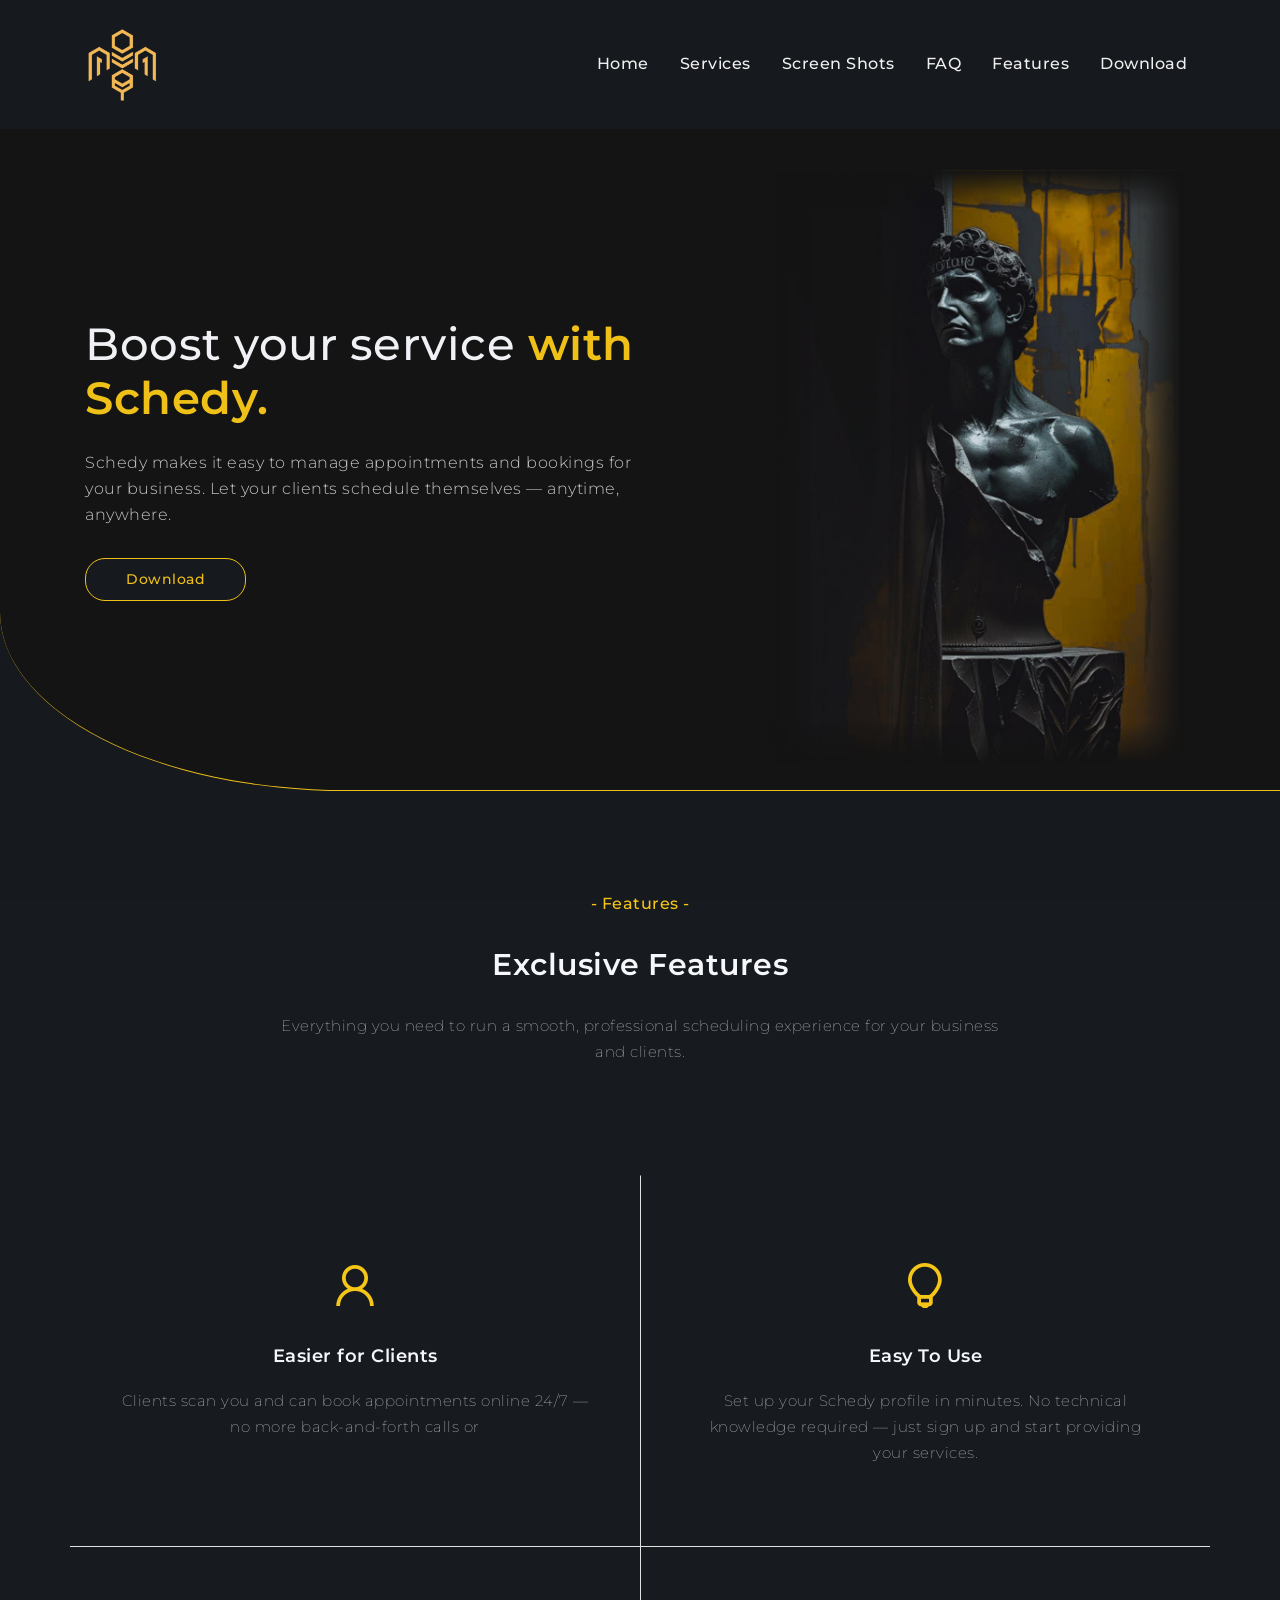
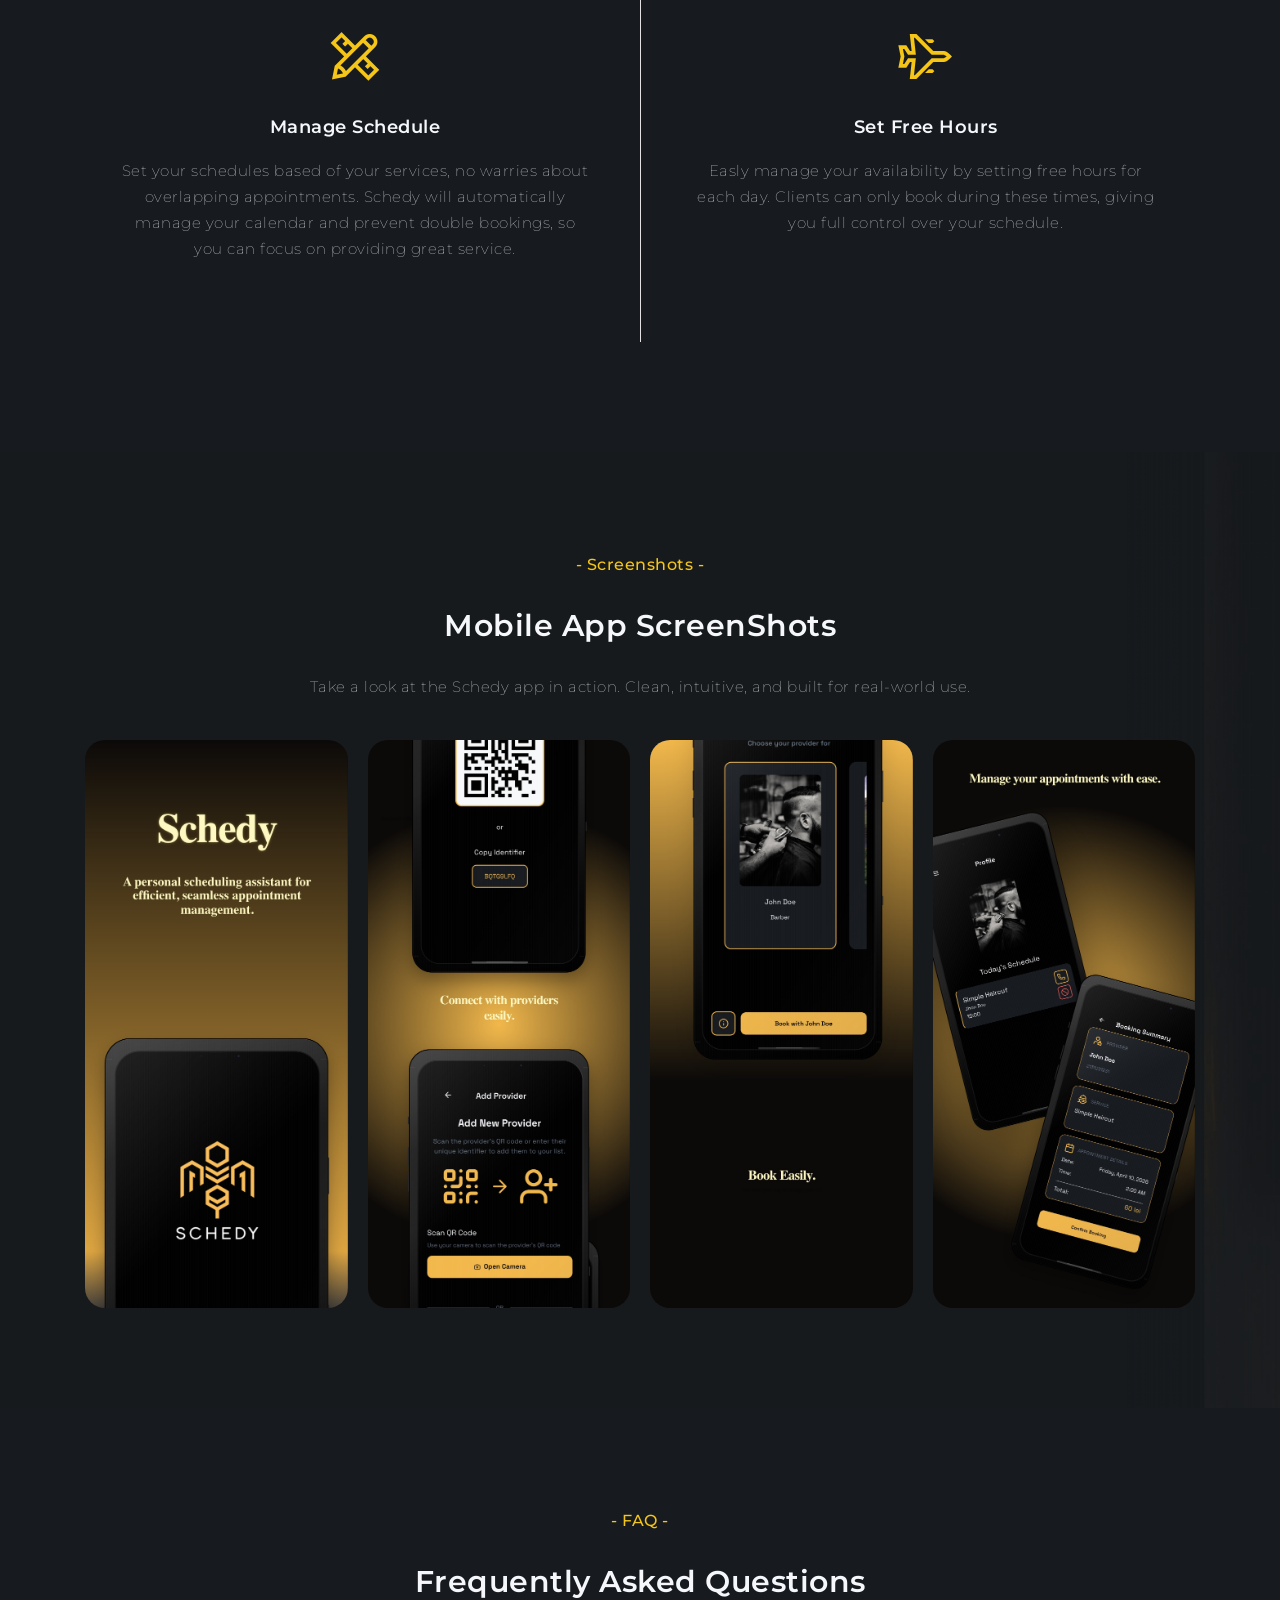
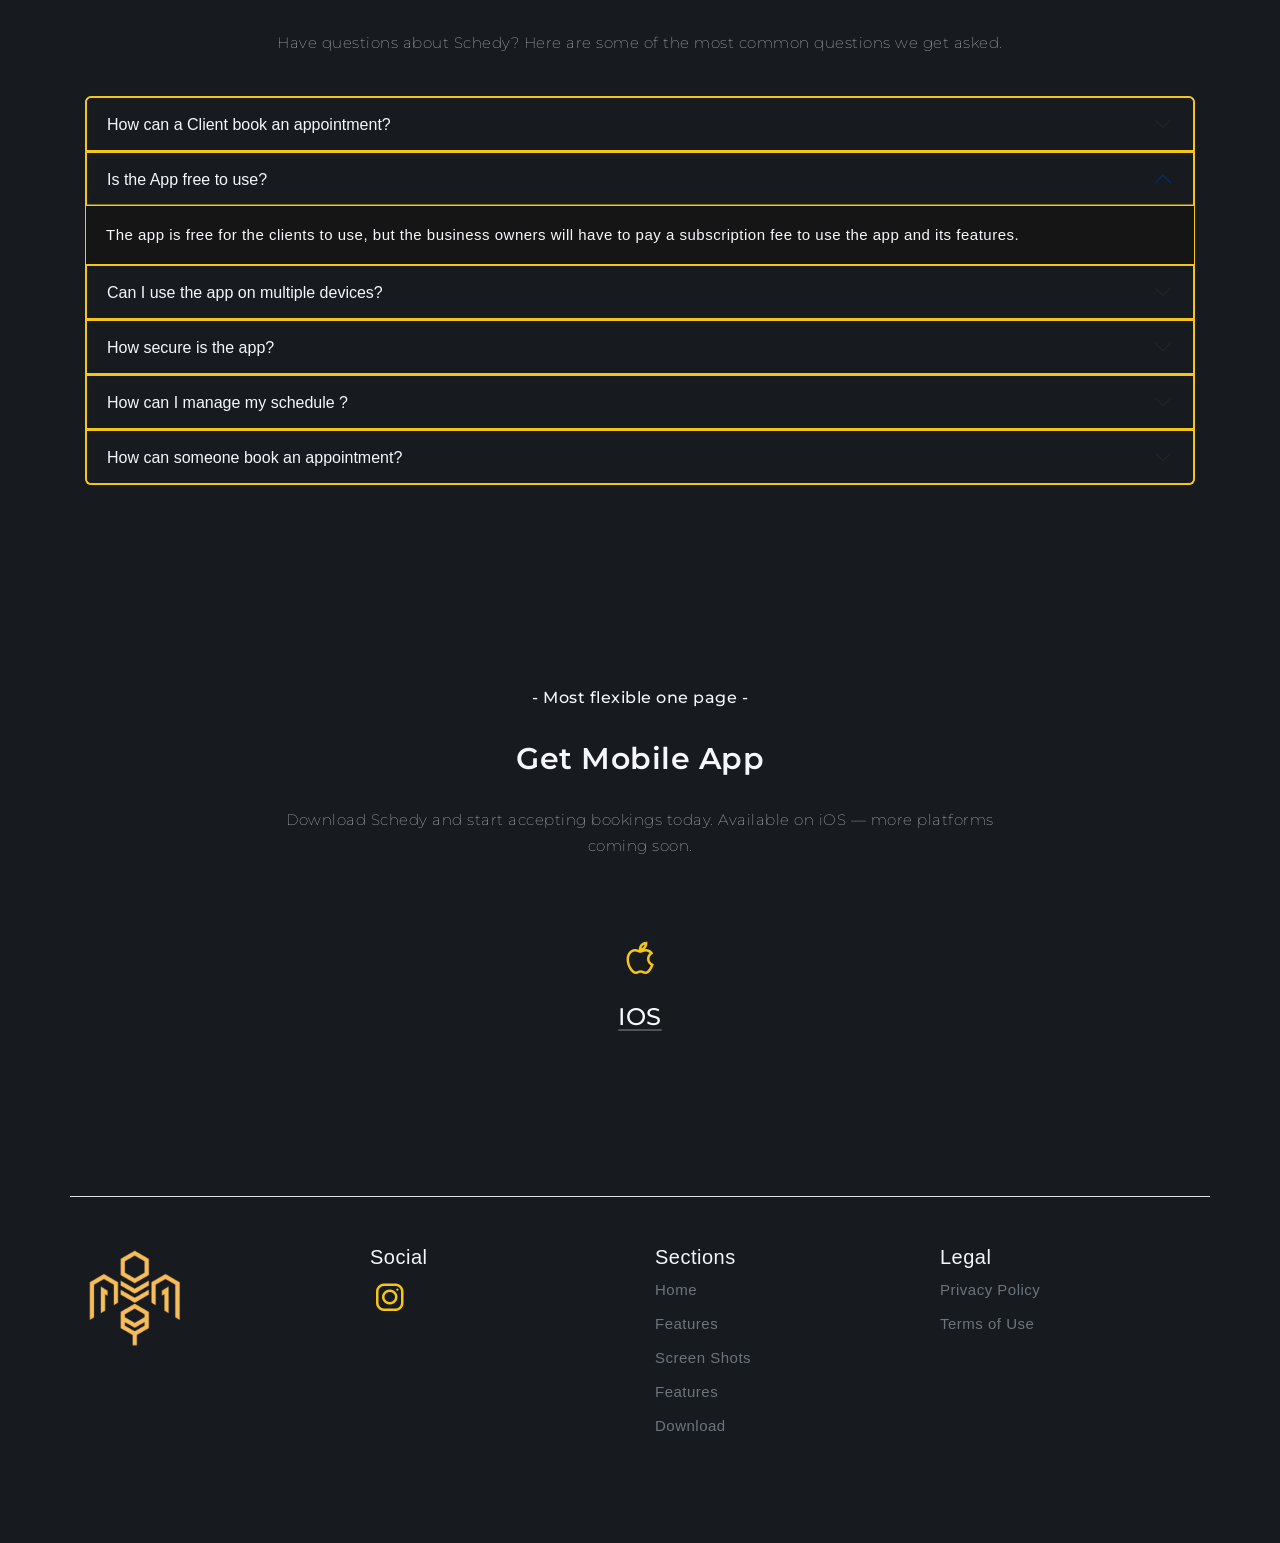
<file: index.html>
<!doctype html>
<html lang="en">
    <head>
        <!-- Meta Tags -->
        <meta charset="utf-8" />
        <meta content="width=device-width, initial-scale=1, shrink-to-fit=no" name="viewport" />
        <!-- Author -->
        <meta name="author" content="Themes Industry" />
        <!-- description -->
        <meta
            name="description"
            content="Schedy is a smart scheduling app that helps businesses manage appointments effortlessly. Let clients book online — anytime, from any device."
        />
        <!-- keywords -->
        <meta
            name="keywords"
            content="Creative, modern, clean, bootstrap responsive, html5, css3, portfolio, blog, studio, templates, multipurpose, one page, corporate, start-up, studio, branding, designer, freelancer, carousel, parallax, photography, studio, masonry, grid, faq"
        />
        <!-- Page Title -->
        <title>Schedy</title>
        <link
            href="https://cdn.jsdelivr.net/npm/bootstrap@5.3.8/dist/css/bootstrap.min.css"
            rel="stylesheet"
            integrity="sha384-sRIl4kxILFvY47J16cr9ZwB07vP4J8+LH7qKQnuqkuIAvNWLzeN8tE5YBujZqJLB"
            crossorigin="anonymous"
        />
        <!-- Favicon -->
        <link rel="icon" href="images/logo.png" />
        <!--css links-->
        <link rel="stylesheet" href="vendor/css/bundle.min.css" />
        <link rel="stylesheet" href="vendor/css/wow.css" />
        <link rel="stylesheet" href="vendor/css/owl.carousel.min.css" />
        <link rel="stylesheet" href="vapp-landing/css/line-awesome.min.css" />
        <link rel="stylesheet" href="vapp-landing/css/style.css" />
    </head>
    <body data-spy="scroll" data-target=".navbar" data-offset="90">
        <!--loader sec start-->
        <div class="loader">
            <div class="box">
                <div class="loader-07"></div>
            </div>
        </div>
        <!--loader sec end-->

        <!--header sec start-->
        <header class="head-sec">
            <div class="container">
                <div class="top-navigation">
                    <nav class="navbar navbar-expand-lg navbar-own-dark nav-up">
                        <a class="navbar-brand" href="#"
                            ><img src="images/logo_transparent.png" alt="logo" width="75"
                        /></a>

                        <div class="collapse navbar-collapse d-none d-lg-block" id="navbarNav">
                            <ul class="navbar-nav horizontal-nav ml-auto">
                                <li class="nav-item">
                                    <a class="nav-link scroll" href="#home">Home</a>
                                </li>
                                <li class="nav-item">
                                    <a class="nav-link scroll" href="#services-sec">Services</a>
                                </li>
                                <li class="nav-item">
                                    <a class="nav-link scroll" href="#app-clips">Screen Shots</a>
                                </li>
                                <li class="nav-item">
                                    <a class="nav-link scroll" href="#faq">FAQ</a>
                                </li>
                                <li class="nav-item">
                                    <a class="nav-link scroll" href="#app">Features</a>
                                </li>
                                <li class="nav-item">
                                    <a class="nav-link scroll" href="https://apps.apple.com/ro/app/schedy/id6760036730"
                                        >Download</a
                                    >
                                </li>
                            </ul>
                        </div>

                        <div class="navigation-toggle ml-auto d-block d-lg-none">
                            <ul class="slider-social toggle-btn" id="toggle-btn">
                                <li class="animated-wrap">
                                    <a class="animated-element" href="javascript:void(0);">
                                        <span></span>
                                        <span></span>
                                        <span></span>
                                    </a>
                                </li>
                            </ul>
                        </div>
                    </nav>
                </div>
                <div class="broad">
                    <div class="close-nav">
                        <i class="las la-times"></i>
                    </div>
                    <nav class="navbar navbar-own-dark navbar-light">
                        <ul class="navbar-nav">
                            <li class="nav-item">
                                <a class="nav-link scroll" href="#home">Home</a>
                            </li>
                            <li class="nav-item">
                                <a class="nav-link scroll" href="#services-sec">Services</a>
                            </li>
                            <li class="nav-item">
                                <a class="nav-link scroll" href="#app-clips">Screen Shots</a>
                            </li>
                            <li class="nav-item">
                                <a class="nav-link scroll" href="#faq">FAQ</a>
                            </li>
                            <li class="nav-item">
                                <a class="nav-link scroll" href="#app">Features</a>
                            </li>
                            <li class="nav-item">
                                <a class="nav-link scroll" href="https://apps.apple.com/ro/app/schedy/id6760036730"
                                    >Download</a
                                >
                            </li>
                        </ul>
                    </nav>
                </div>
            </div>
        </header>
        <!--header sec end-->

        <!--Banner sec Start-->
        <section class="banner-sec" id="home">
            <div class="container">
                <div class="row no-gutters">
                    <div class="col-12 col-lg-6 banner-details text-center text-lg-left">
                        <div class="banner-inner-content">
                            <h4 class="banner-heading">Boost your service <span> with Schedy.</span></h4>
                            <p class="banner-text">
                                Schedy makes it easy to manage appointments and bookings for your business. Let your
                                clients schedule themselves — anytime, anywhere.
                            </p>
                            <a href="https://apps.apple.com/ro/app/schedy/id6760036730" class="btn banner-btn"
                                >Download</a
                            >
                        </div>
                    </div>
                    <div class="col-12 col-lg-6 banner-img">
                        <img src="images/hero.png" />
                    </div>
                </div>
            </div>
        </section>
        <!--Banner sec end-->

        <!--Services content start-->
        <div id="services-sec" class="services-sec">
            <div class="container">
                <div class="row services-details text-center">
                    <div class="col-12 col-md-10 col-lg-8 offset-md-1 offset-lg-2">
                        <p class="sub-heading text-center">- Features -</p>
                        <h3 class="heading text-center">Exclusive Features</h3>
                        <p class="detail-text text-center">
                            Everything you need to run a smooth, professional scheduling experience for your business
                            and clients.
                        </p>
                    </div>
                </div>
                <div class="row our-services">
                    <div class="col-12 col-md-6 s-cards">
                        <div class="service-card text-center wow fadeInLeft" data-wow-duration="1s">
                            <div class="image-holder">
                                <i class="las la-user"></i>
                            </div>
                            <h3 class="service-card-heading">Easier for Clients</h3>
                            <p class="service-card-detail">
                                Clients scan you and can book appointments online 24/7 — no more back-and-forth calls or
                            </p>
                        </div>
                    </div>
                    <div class="col-12 col-md-6 s-cards">
                        <div class="service-card text-center wow fadeInRight" data-wow-duration="1s">
                            <div class="image-holder">
                                <i class="las la-lightbulb"></i>
                            </div>
                            <h3 class="service-card-heading">Easy To Use</h3>
                            <p class="service-card-detail">
                                Set up your Schedy profile in minutes. No technical knowledge required — just sign up
                                and start providing your services.
                            </p>
                        </div>
                    </div>
                    <div class="col-12 col-md-6 s-cards">
                        <div class="service-card text-center wow fadeInLeft" data-wow-duration="1s">
                            <div class="image-holder">
                                <i class="las la-pencil-ruler"></i>
                            </div>
                            <h3 class="service-card-heading">Manage Schedule</h3>
                            <p class="service-card-detail">
                                Set your schedules based of your services, no warries about overlapping appointments.
                                Schedy will automatically manage your calendar and prevent double bookings, so you can
                                focus on providing great service.
                            </p>
                        </div>
                    </div>
                    <div class="col-12 col-md-6 s-cards">
                        <div class="service-card text-center wow fadeInRight" data-wow-duration="1s">
                            <div class="image-holder">
                                <i class="las la-fighter-jet"></i>
                            </div>
                            <h3 class="service-card-heading">Set Free Hours</h3>
                            <p class="service-card-detail">
                                Easly manage your availability by setting free hours for each day. Clients can only book
                                during these times, giving you full control over your schedule.
                            </p>
                        </div>
                    </div>
                </div>
            </div>
        </div>
        <!--Services content end-->

        <!--Screen content end-->
        <section class="app-clips" id="app-clips" style="background: url('images/screens.png'); background-size: cover">
            <div class="container">
                <div class="row">
                    <div class="col-12 col-md-10 col-lg-8 offset-md-1 offset-lg-2 app-clips-details">
                        <p class="sub-heading text-center">- Screenshots -</p>
                        <h3 class="heading text-center">Mobile App ScreenShots</h3>
                        <p class="detail-text text-center">
                            Take a look at the Schedy app in action. Clean, intuitive, and built for real-world use.
                        </p>
                    </div>
                </div>
                <div class="app-clips-slider owl-carousel owl-theme">
                    <div class="item">
                        <img src="images/screenshots/1.jpeg" style="border-radius: 20px" />
                    </div>
                    <div class="item">
                        <img src="images/screenshots/2.jpeg" style="border-radius: 20px" />
                    </div>
                    <div class="item">
                        <img src="images/screenshots/3.jpeg" style="border-radius: 20px" />
                    </div>
                    <div class="item">
                        <img src="images/screenshots/4.jpeg" style="border-radius: 20px" />
                    </div>
                    <div class="item">
                        <img src="images/screenshots/5.jpeg" style="border-radius: 20px" />
                    </div>
                    <div class="item">
                        <img src="images/screenshots/6.jpeg" style="border-radius: 20px" />
                    </div>
                </div>
            </div>
        </section>
        <!--Screen content end-->

        <section id="faq" class="services-sec">
            <div class="container">
                <div class="row services-details text-center">
                    <div class="col-12 col-md-10 col-lg-8 offset-md-1 offset-lg-2">
                        <p class="sub-heading text-center">- FAQ -</p>
                        <h3 class="heading text-center">Frequently Asked Questions</h3>
                        <p class="detail-text text-center">
                            Have questions about Schedy? Here are some of the most common questions we get asked.
                        </p>
                    </div>
                </div>
                <div class="accordion" id="accordionExample">
                    <div class="accordion-item">
                        <h2 class="accordion-header" id="headingEight">
                            <button
                                class="accordion-button collapsed"
                                type="button"
                                data-bs-toggle="collapse"
                                data-bs-target="#collapseEight"
                                aria-expanded="false"
                                aria-controls="collapseEight"
                            >
                                How can a Client book an appointment?
                            </button>
                        </h2>
                        <div
                            id="collapseEight"
                            class="accordion-collapse collapse"
                            aria-labelledby="headingEight"
                            data-bs-parent="#accordionExample"
                        >
                            <div class="accordion-body">
                                Clients needs to download the app and create an account. When they log in, they need to
                                scane your QR code to connect with you. After that, they can book appointments by
                                selecting the service they want, choosing an available time slot, and providing their
                                contact information.
                            </div>
                        </div>
                    </div>
                    <div class="accordion-item">
                        <h2 class="accordion-header" id="headingOne">
                            <button
                                class="accordion-button"
                                type="button"
                                data-bs-toggle="collapse"
                                data-bs-target="#collapseOne"
                                aria-expanded="true"
                                aria-controls="collapseOne"
                            >
                                Is the App free to use?
                            </button>
                        </h2>
                        <div
                            id="collapseOne"
                            class="accordion-collapse collapse show"
                            aria-labelledby="headingOne"
                            data-bs-parent="#accordionExample"
                        >
                            <div class="accordion-body">
                                The app is free for the clients to use, but the business owners will have to pay a
                                subscription fee to use the app and its features.
                            </div>
                        </div>
                    </div>
                    <div class="accordion-item">
                        <h2 class="accordion-header" id="headingTwo">
                            <button
                                class="accordion-button collapsed"
                                type="button"
                                data-bs-toggle="collapse"
                                data-bs-target="#collapseTwo"
                                aria-expanded="false"
                                aria-controls="collapseTwo"
                            >
                                Can I use the app on multiple devices?
                            </button>
                        </h2>
                        <div
                            id="collapseTwo"
                            class="accordion-collapse collapse"
                            aria-labelledby="headingTwo"
                            data-bs-parent="#accordionExample"
                        >
                            <div class="accordion-body">
                                Yes, you can use the app on multiple devices. You can log in to your account from any
                                device and access your schedule and appointments.
                            </div>
                        </div>
                    </div>
                    <div class="accordion-item">
                        <h2 class="accordion-header" id="headingThree">
                            <button
                                class="accordion-button collapsed"
                                type="button"
                                data-bs-toggle="collapse"
                                data-bs-target="#collapseThree"
                                aria-expanded="false"
                                aria-controls="collapseThree"
                            >
                                How secure is the app?
                            </button>
                        </h2>
                        <div
                            id="collapseThree"
                            class="accordion-collapse collapse"
                            aria-labelledby="headingThree"
                            data-bs-parent="#accordionExample"
                        >
                            <div class="accordion-body">
                                The app takes security very seriously. We use industry-standard encryption to protect
                                your data and ensure that your information is safe and secure.
                            </div>
                        </div>
                    </div>
                    <div class="accordion-item">
                        <h2 class="accordion-header" id="headingFour">
                            <button
                                class="accordion-button collapsed"
                                type="button"
                                data-bs-toggle="collapse"
                                data-bs-target="#collapseFour"
                                aria-expanded="false"
                                aria-controls="collapseFour"
                            >
                                How can I manage my schedule ?
                            </button>
                        </h2>
                        <div
                            id="collapseFour"
                            class="accordion-collapse collapse"
                            aria-labelledby="headingFour"
                            data-bs-parent="#accordionExample"
                        >
                            <div class="accordion-body">
                                The schedy app provides an easy-to-use interface for managing your schedule. It
                                generates your schedules automatically as you set your service durations. You can set
                                your availability, view upcoming appointments, and make changes to your schedule as
                                needed. The app also sends you notifications about upcoming appointments and allows you
                                to communicate with your clients directly through the app.
                            </div>
                        </div>
                    </div>
                    <div class="accordion-item">
                        <h2 class="accordion-header" id="headingSix ">
                            <button
                                class="accordion-button collapsed"
                                type="button"
                                data-bs-toggle="collapse"
                                data-bs-target="#collapseFive"
                                aria-expanded="false"
                                aria-controls="collapseFive"
                            >
                                How can someone book an appointment?
                            </button>
                        </h2>
                        <div
                            id="collapseFive"
                            class="accordion-collapse collapse"
                            aria-labelledby="headingFive"
                            data-bs-parent="#accordionExample"
                        >
                            <div class="accordion-body">
                                The schedy app allows you to set your free time slots or off days easily. You can go to
                                the settings section of the app and select the days and times when you are available for
                                appointments. You can also set specific time slots as unavailable if you have other
                                commitments during those times. This way, clients will only be able to book appointments
                                during your available time slots, giving you full control over your schedule.
                            </div>
                        </div>
                    </div>
                </div>
            </div>
        </section>
        <!--App Section-->

        <!--App Section End-->

        <!--Get App Banner Start-->
        <section id="download" class="get-app-sec">
            <div class="container">
                <div class="row">
                    <div class="col-12 col-md-10 col-lg-8 offset-md-1 offset-lg-2 get-app-details text-center">
                        <p class="sub-heading text-center">- Most flexible one page -</p>
                        <h3 class="heading text-center">Get Mobile App</h3>
                        <p class="detail-text text-center">
                            Download Schedy and start accepting bookings today. Available on iOS — more platforms coming
                            soon.
                        </p>

                        <a
                            href="https://apps.apple.com/ro/app/schedy/id6760036730"
                            target="_blank"
                            class="link-light link-offset-2 link-underline-opacity-25 link-underline-opacity-100-hover"
                        >
                            <div class="app-feature">
                                <i class="lab la-apple"></i>
                                <h4 class="mb-3">IOS</h4>
                            </div>
                        </a>
                    </div>
                </div>
            </div>
        </section>
        <!---Get App Banner Start End-->

        <div class="container">
            <footer class="row row-cols-5 py-5 my-5 border-top">
                <div class="col">
                    <img src="images/logo_transparent.png" alt="logo" width="100" />
                </div>

                <div class="col">
                    <h5>Social</h5>
                    <ul class="nav flex-column">
                        <li class="nav-item mb-2">
                            <a href="https://www.instagram.com/schedy.71/" class="nav-link p-0 social"
                                ><i class="lab la-instagram"></i
                            ></a>
                        </li>
                    </ul>
                </div>

                <div class="col">
                    <h5>Sections</h5>
                    <ul class="nav flex-column">
                        <li class="nav-item mb-2"><a href="#home" class="nav-link p-0 text-muted">Home</a></li>
                        <li class="nav-item mb-2">
                            <a href="#services-sec" class="nav-link p-0 text-muted">Features</a>
                        </li>
                        <li class="nav-item mb-2">
                            <a href="#app-clips" class="nav-link p-0 text-muted">Screen Shots</a>
                        </li>
                        <li class="nav-item mb-2"><a href="#app" class="nav-link p-0 text-muted">Features</a></li>
                        <li class="nav-item mb-2">
                            <a href="#get-app-sec" class="nav-link p-0 text-muted">Download</a>
                        </li>
                    </ul>
                </div>

                <div class="col">
                    <h5>Legal</h5>
                    <ul class="nav flex-column">
                        <li class="nav-item mb-2">
                            <a href="/legal#privacy" class="nav-link p-0 text-muted">Privacy Policy</a>
                        </li>
                        <li class="nav-item mb-2">
                            <a href="/legal#terms" class="nav-link p-0 text-muted">Terms of Use</a>
                        </li>
                    </ul>
                </div>
            </footer>
        </div>
        <!--footer sec end-->

        <script src="vendor/js/bundle.min.js"></script>
        <script src="vendor/js/owl.carousel.min.js"></script>
        <script src="vendor/js/wow.min.js"></script>
        <script src="vendor/js/parallaxie.min.js"></script>
        <!--counter js links-->
        <script src="vapp-landing/js/script.js"></script>
        <script
            src="https://cdn.jsdelivr.net/npm/bootstrap@5.3.8/dist/js/bootstrap.bundle.min.js"
            integrity="sha384-FKyoEForCGlyvwx9Hj09JcYn3nv7wiPVlz7YYwJrWVcXK/BmnVDxM+D2scQbITxI"
            crossorigin="anonymous"
        ></script>
    </body>
</html>
</file>
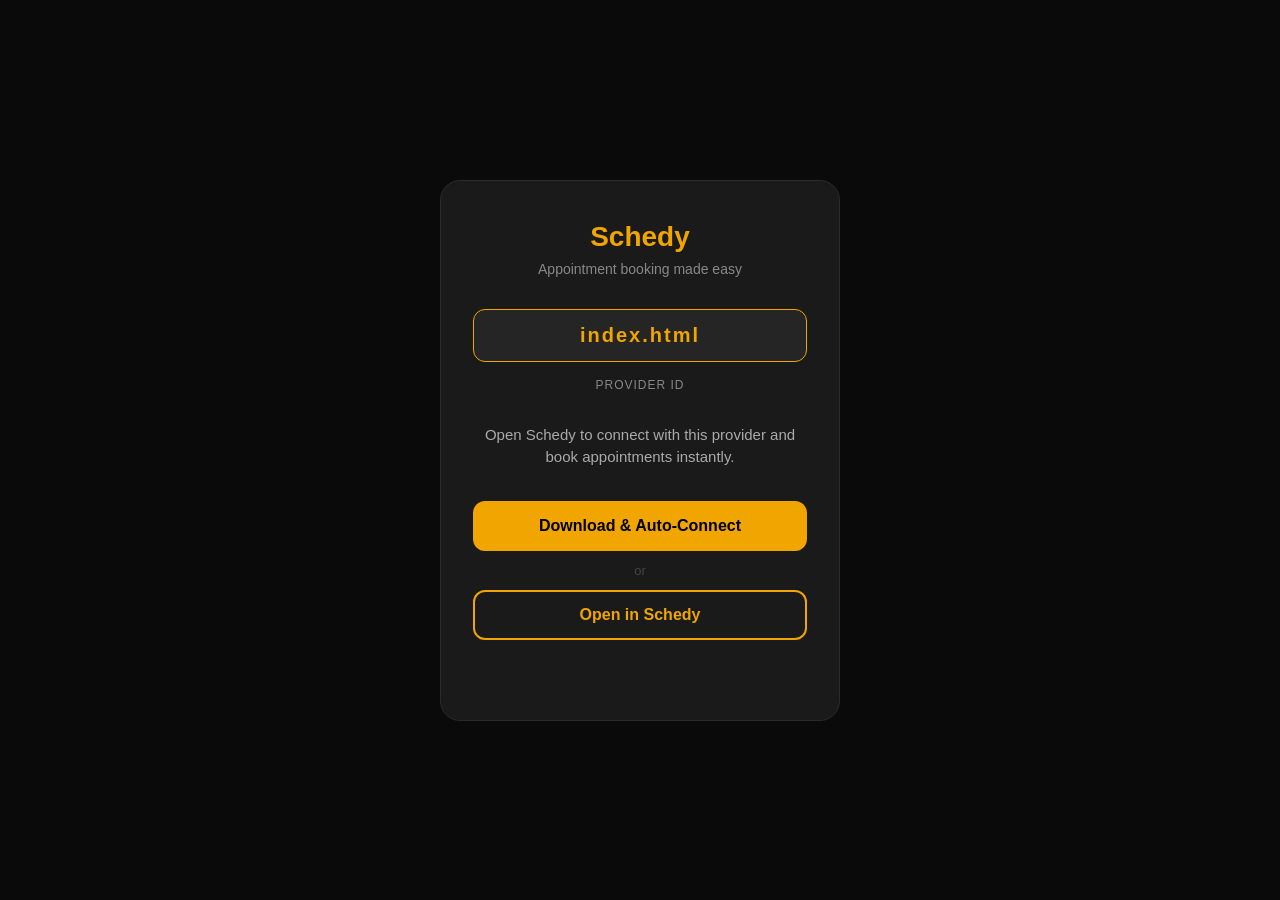
<file: connect/index.html>
<!doctype html>
<html lang="en">
    <head>
        <meta charset="UTF-8" />
        <meta name="viewport" content="width=device-width, initial-scale=1.0" />
        <title>Connect on Schedy</title>
        <style>
            * {
                box-sizing: border-box;
                margin: 0;
                padding: 0;
            }
            body {
                background: #0a0a0a;
                color: #ffffff;
                font-family: -apple-system, BlinkMacSystemFont, 'Segoe UI', sans-serif;
                display: flex;
                align-items: center;
                justify-content: center;
                min-height: 100vh;
                padding: 32px 20px;
            }
            .card {
                background: #1a1a1a;
                border-radius: 20px;
                padding: 40px 32px;
                max-width: 400px;
                width: 100%;
                text-align: center;
                border: 1px solid #2a2a2a;
            }
            .logo {
                font-size: 28px;
                font-weight: 700;
                color: #f0a500;
                margin-bottom: 8px;
            }
            .subtitle {
                color: #888;
                font-size: 14px;
                margin-bottom: 32px;
            }
            .provider-id {
                background: #252525;
                border: 1px solid #f0a500;
                border-radius: 12px;
                padding: 14px 20px;
                font-size: 20px;
                font-weight: 600;
                color: #f0a500;
                letter-spacing: 2px;
                margin-bottom: 16px;
            }
            .provider-label {
                color: #888;
                font-size: 12px;
                text-transform: uppercase;
                letter-spacing: 1px;
                margin-bottom: 32px;
            }
            .description {
                color: #aaa;
                font-size: 15px;
                line-height: 1.5;
                margin-bottom: 32px;
            }
            .btn-download {
                display: block;
                width: 100%;
                background: #f0a500;
                color: #000;
                font-size: 16px;
                font-weight: 700;
                padding: 16px;
                border-radius: 12px;
                border: none;
                cursor: pointer;
                text-decoration: none;
                margin-bottom: 12px;
                transition: background 0.2s;
            }
            .btn-download:hover {
                background: #d4920a;
            }
            .btn-open {
                display: block;
                width: 100%;
                background: transparent;
                color: #f0a500;
                font-size: 16px;
                font-weight: 600;
                padding: 14px;
                border-radius: 12px;
                border: 2px solid #f0a500;
                cursor: pointer;
                text-decoration: none;
                transition: background 0.2s;
            }
            .btn-open:hover {
                background: rgba(240, 165, 0, 0.08);
            }
            .status {
                color: #666;
                font-size: 13px;
                margin-top: 20px;
                min-height: 20px;
            }
            .divider {
                color: #444;
                font-size: 13px;
                margin: 12px 0;
            }
        </style>
    </head>
    <body>
        <div class="card">
            <div class="logo">Schedy</div>
            <div class="subtitle">Appointment booking made easy</div>

            <div class="provider-id" id="provider-id">...</div>
            <div class="provider-label">Provider ID</div>

            <p class="description">Open Schedy to connect with this provider and book appointments instantly.</p>

            <button class="btn-download" id="btn-download" onclick="downloadAndConnect()">
                Download &amp; Auto&#8209;Connect
            </button>

            <div class="divider">or</div>

            <a class="btn-open" id="btn-open" href="#" onclick="openInApp(event)"> Open in Schedy </a>

            <p class="status" id="status"></p>
        </div>

        <script>
            const APP_STORE_URL = 'https://apps.apple.com/ro/app/schedy/id6760036730';

            // Kinyeri az identifiert
            function getIdentifierFromPath() {
                const parts = window.location.pathname.split('/').filter(Boolean);
                if (parts.length >= 2 && parts[0] === 'connect') return parts[1];
                return new URLSearchParams(window.location.search).get('id');
            }

            const identifier = getIdentifierFromPath();
            const deepLink = identifier ? 'schedy://connect/' + identifier : null;

            // Megjeleníti az identifiert az oldalon
            if (identifier) {
                document.getElementById('provider-id').textContent = identifier;
                document.getElementById('btn-open').href = deepLink;
            } else {
                document.getElementById('provider-id').textContent = 'Invalid link';
                document.getElementById('btn-download').style.display = 'none';
                document.getElementById('btn-open').style.display = 'none';
            }

            // Clipboard-ra másolja az identifiert (best-effort, iOS Safari user gesture nélkül
            // tilthatja — ezért a gombokon is megismételjük, de próbáljuk meg azonnal is)
            function copyToClipboard() {
                if (!deepLink) return;
                try {
                    navigator.clipboard.writeText(deepLink).catch(function () {});
                } catch (e) {}
            }

            // App Store-ra irányít (timeout-ot lehet cancelálni ha az app megnyílt)
            var appStoreTimer = null;

            function redirectToAppStore() {
                copyToClipboard();
                window.location.href = APP_STORE_URL;
            }

            // AUTO FLOW (oldal betöltésekor fut le):
            // 1. Azonnal clipboard-ra másolja az identifiert
            // 2. 400ms után megpróbálja megnyitni az appot custom scheme-mel
            // 3. Ha az app megnyílt, a lap háttérbe kerül (visibilitychange/pagehide)
            //    → töröljük az App Store timert
            // 4. Ha 2400ms után még mindig itt vagyunk → App Store
            if (deepLink) {
                copyToClipboard();

                setTimeout(function () {
                    window.location.href = deepLink;

                    // Ha 2000ms-on belül az oldal nem lesz rejtett, App Store
                    appStoreTimer = setTimeout(redirectToAppStore, 2000);
                }, 400);

                // Ha az app megnyílt, az oldal háttérbe kerül → cancel App Store redirect
                document.addEventListener('visibilitychange', function () {
                    if (document.hidden && appStoreTimer) {
                        clearTimeout(appStoreTimer);
                        appStoreTimer = null;
                    }
                });
                window.addEventListener('pagehide', function () {
                    if (appStoreTimer) {
                        clearTimeout(appStoreTimer);
                        appStoreTimer = null;
                    }
                });
            }

            // FALLBACK GOMBOK (ha az auto flow nem működött)

            // "Open in Schedy" — kézzel próbálja megnyitni az appot
            function openInApp(e) {
                if (!deepLink) return;
                e.preventDefault();
                copyToClipboard();
                window.location.href = deepLink;
                setTimeout(function () {
                    document.getElementById('status').textContent = 'App not found. Please download Schedy first.';
                }, 2000);
            }

            // "Download & Auto-Connect" — clipboard + App Store
            function downloadAndConnect() {
                if (!deepLink) return;
                copyToClipboard();
                window.location.href = APP_STORE_URL;
            }
        </script>
    </body>
</html>
</file>
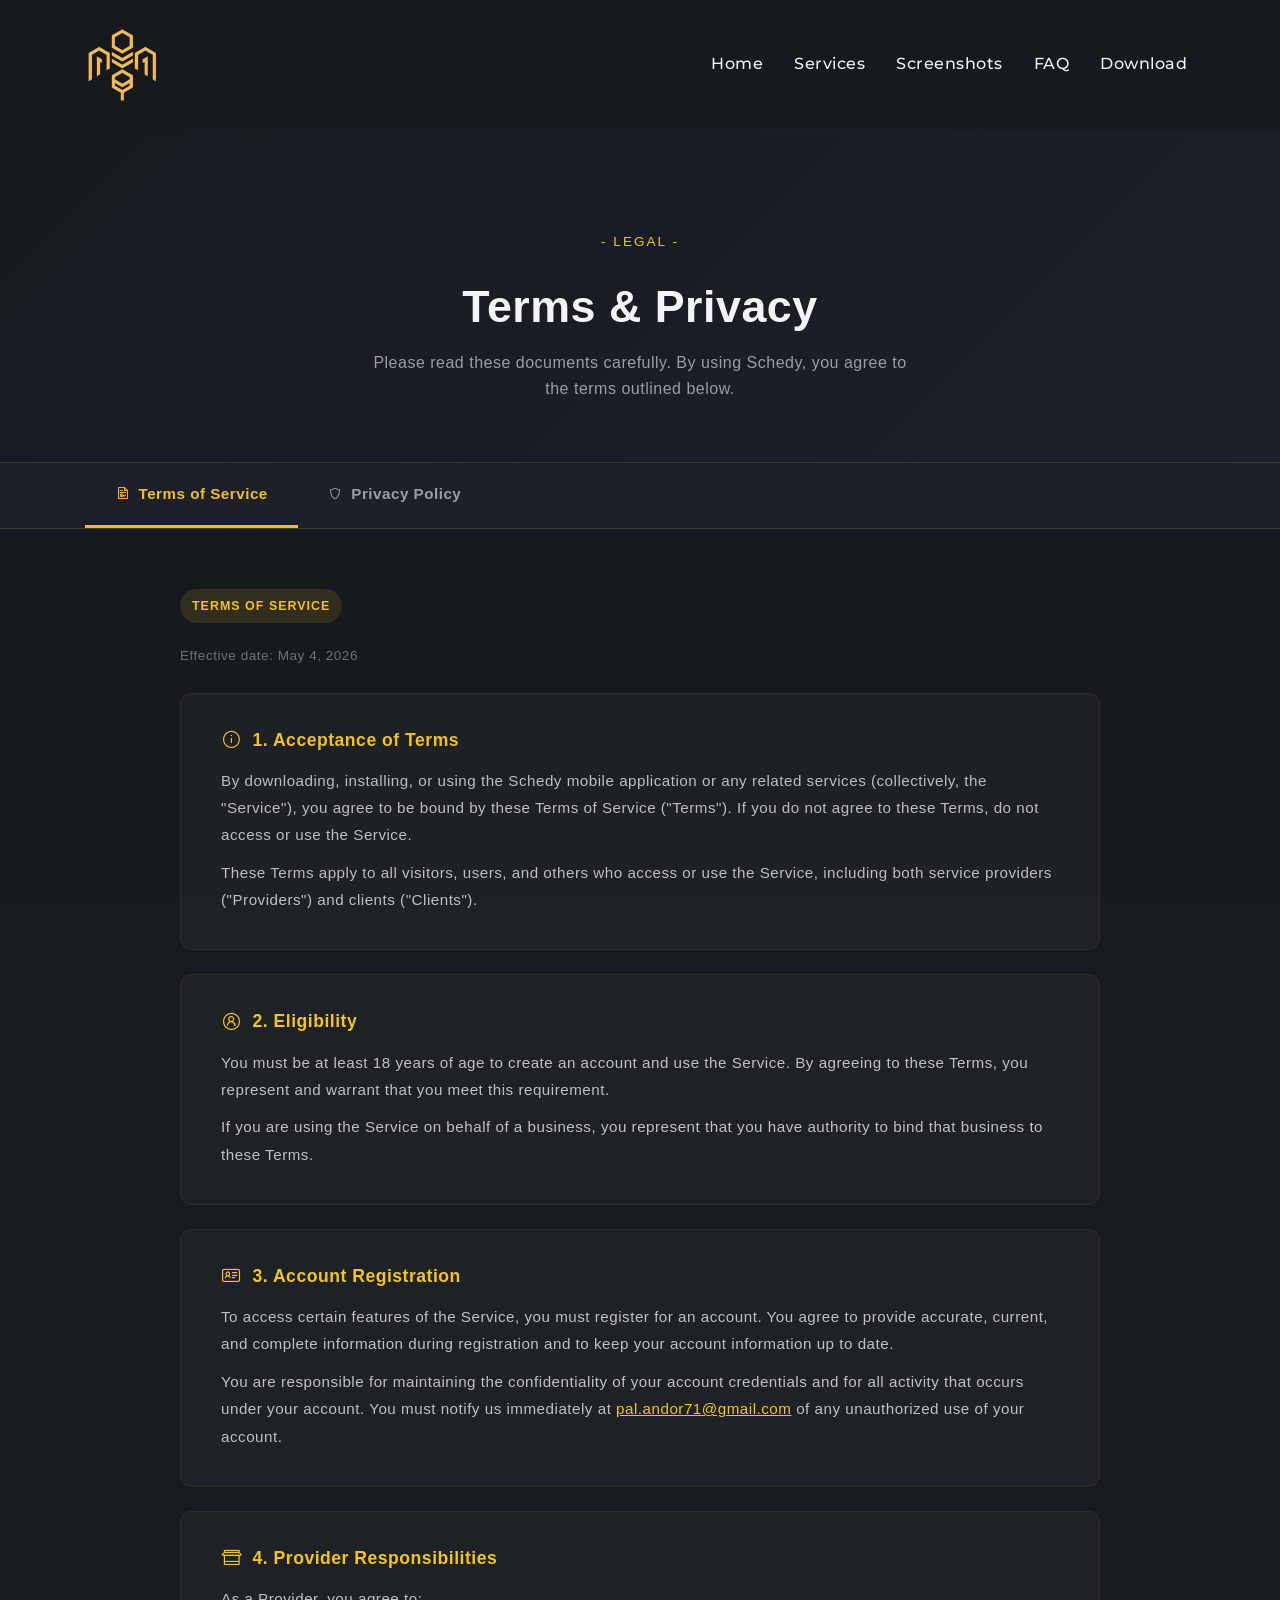
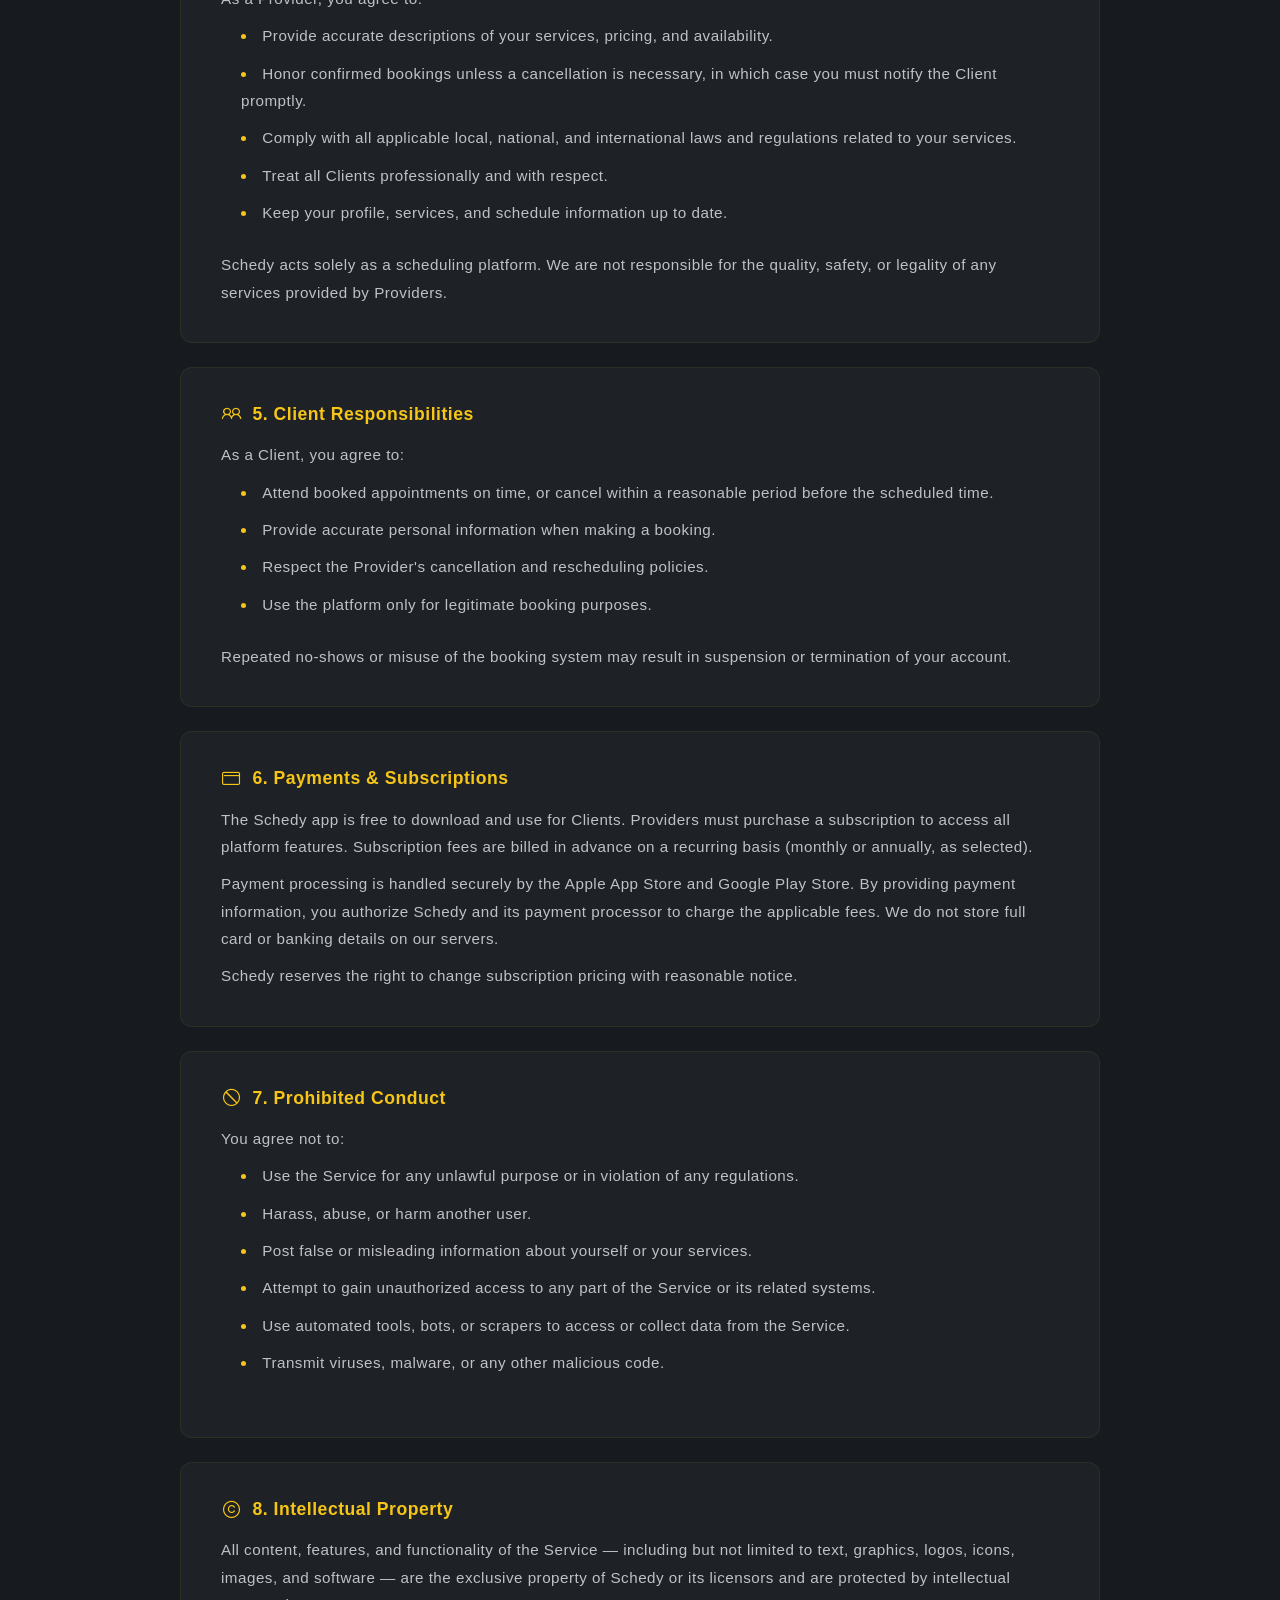
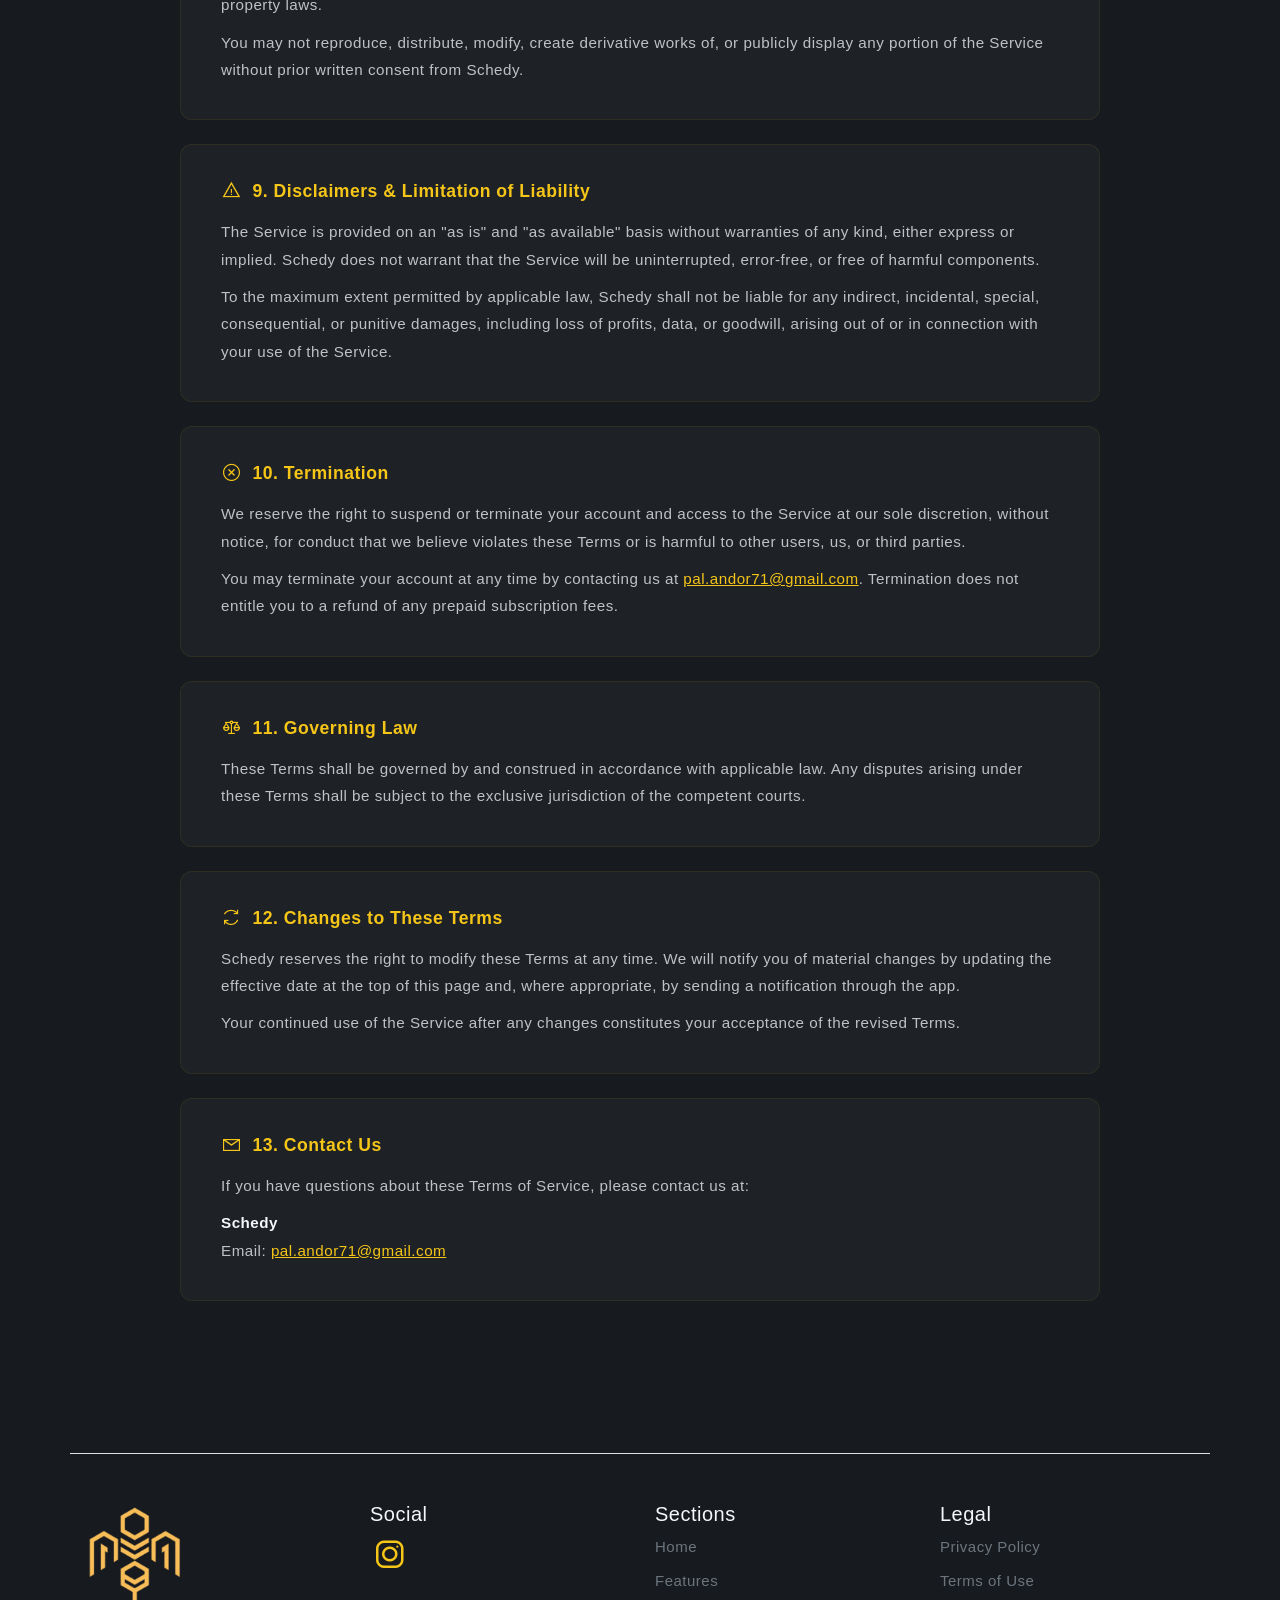
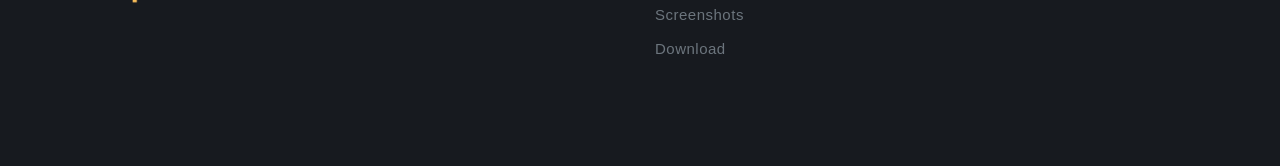
<file: legal/index.html>
<!doctype html>
<html lang="en">
    <head>
        <!-- Meta Tags -->
        <meta charset="utf-8" />
        <meta content="width=device-width, initial-scale=1, shrink-to-fit=no" name="viewport" />
        <!-- Author -->
        <meta name="author" content="Schedy" />
        <!-- description -->
        <meta
            name="description"
            content="Schedy Legal — Terms of Service and Privacy Policy for the Schedy scheduling platform."
        />
        <!-- Page Title -->
        <title>Schedy — Legal</title>
        <link
            href="https://cdn.jsdelivr.net/npm/bootstrap@5.3.8/dist/css/bootstrap.min.css"
            rel="stylesheet"
            integrity="sha384-sRIl4kxILFvY47J16cr9ZwB07vP4J8+LH7qKQnuqkuIAvNWLzeN8tE5YBujZqJLB"
            crossorigin="anonymous"
        />
        <!-- Favicon -->
        <link rel="icon" href="../images/logo.png" />
        <!--css links-->
        <link rel="stylesheet" href="../vendor/css/bundle.min.css" />
        <link rel="stylesheet" href="../vendor/css/wow.css" />
        <link rel="stylesheet" href="../vapp-landing/css/line-awesome.min.css" />
        <link rel="stylesheet" href="../vapp-landing/css/style.css" />
        <style>
            /* ---- Legal page specific styles ---- */
            .legal-hero {
                padding: 100px 0 60px;
                background: linear-gradient(135deg, #171a1f 0%, #1e2129 100%);
                border-bottom: 1px solid rgba(245, 197, 24, 0.15);
            }
            .legal-hero .sub-heading {
                color: var(--primary-color);
                letter-spacing: 2px;
                font-size: 0.85rem;
                text-transform: uppercase;
            }
            .legal-hero h1 {
                font-size: 2.8rem;
                font-weight: 700;
                color: var(--text-color);
            }
            .legal-hero p {
                color: rgba(245, 247, 250, 0.6);
                font-size: 1rem;
            }
            /* Tab nav */
            .legal-tabs {
                background-color: #1e2129;
                border-bottom: 1px solid rgba(245, 197, 24, 0.15);
                position: sticky;
                top: 0;
                z-index: 100;
            }
            .legal-tabs .nav-link {
                color: rgba(245, 247, 250, 0.6);
                padding: 18px 30px;
                font-weight: 600;
                font-size: 0.95rem;
                border: none;
                border-bottom: 3px solid transparent;
                border-radius: 0;
                transition: all 0.3s ease;
                letter-spacing: 0.5px;
            }
            .legal-tabs .nav-link:hover {
                color: var(--primary-color);
                background: transparent;
            }
            .legal-tabs .nav-link.active {
                color: var(--primary-color);
                background: transparent;
                border-bottom: 3px solid var(--primary-color);
            }
            /* Content */
            .legal-content {
                padding: 60px 0 80px;
            }
            .legal-section {
                background: rgba(255, 255, 255, 0.03);
                border: 1px solid rgba(245, 197, 24, 0.08);
                border-radius: 12px;
                padding: 36px 40px;
                margin-bottom: 24px;
                transition: border-color 0.3s ease;
            }
            .legal-section:hover {
                border-color: rgba(245, 197, 24, 0.2);
            }
            .legal-section h3 {
                color: var(--primary-color);
                font-size: 1.1rem;
                font-weight: 700;
                margin-bottom: 16px;
                letter-spacing: 0.5px;
                display: flex;
                align-items: center;
                gap: 10px;
            }
            .legal-section h3 i {
                font-size: 1.3rem;
            }
            .legal-section p,
            .legal-section li {
                color: rgba(245, 247, 250, 0.75);
                line-height: 1.8;
                font-size: 0.95rem;
                margin-bottom: 10px;
            }
            .legal-section ul {
                padding-left: 20px;
            }
            .legal-section ul li::marker {
                color: var(--primary-color);
            }
            .legal-section p:last-child {
                margin-bottom: 0;
            }
            .effective-date {
                color: rgba(245, 247, 250, 0.4);
                font-size: 0.85rem;
                margin-top: 4px;
            }
            .legal-badge {
                display: inline-block;
                background: rgba(245, 197, 24, 0.12);
                color: var(--primary-color);
                padding: 4px 12px;
                border-radius: 20px;
                font-size: 0.78rem;
                font-weight: 600;
                letter-spacing: 1px;
                text-transform: uppercase;
                margin-bottom: 16px;
            }
        </style>
    </head>
    <body>
        <!--loader sec start-->
        <div class="loader">
            <div class="box">
                <div class="loader-07"></div>
            </div>
        </div>
        <!--loader sec end-->

        <!--header sec start-->
        <header class="head-sec">
            <div class="container">
                <div class="top-navigation">
                    <nav class="navbar navbar-expand-lg navbar-own-dark nav-up">
                        <a class="navbar-brand" href="../index.html"
                            ><img src="../images/logo_transparent.png" alt="logo" width="75"
                        /></a>

                        <div class="collapse navbar-collapse d-none d-lg-block" id="navbarNav">
                            <ul class="navbar-nav horizontal-nav ml-auto">
                                <li class="nav-item">
                                    <a class="nav-link" href="../index.html#home">Home</a>
                                </li>
                                <li class="nav-item">
                                    <a class="nav-link" href="../index.html#services-sec">Services</a>
                                </li>
                                <li class="nav-item">
                                    <a class="nav-link" href="../index.html#app-clips">Screenshots</a>
                                </li>
                                <li class="nav-item">
                                    <a class="nav-link" href="../index.html#faq">FAQ</a>
                                </li>
                                <li class="nav-item">
                                    <a class="nav-link" href="../index.html#get-app-sec">Download</a>
                                </li>
                            </ul>
                        </div>

                        <div class="navigation-toggle ml-auto d-block d-lg-none">
                            <ul class="slider-social toggle-btn" id="toggle-btn">
                                <li class="animated-wrap">
                                    <a class="animated-element" href="javascript:void(0);">
                                        <span></span>
                                        <span></span>
                                        <span></span>
                                    </a>
                                </li>
                            </ul>
                        </div>
                    </nav>
                </div>
                <div class="broad">
                    <div class="close-nav">
                        <i class="las la-times"></i>
                    </div>
                    <nav class="navbar navbar-own-dark navbar-light">
                        <ul class="navbar-nav">
                            <li class="nav-item">
                                <a class="nav-link" href="../index.html#home">Home</a>
                            </li>
                            <li class="nav-item">
                                <a class="nav-link" href="../index.html#services-sec">Services</a>
                            </li>
                            <li class="nav-item">
                                <a class="nav-link" href="../index.html#app-clips">Screenshots</a>
                            </li>
                            <li class="nav-item">
                                <a class="nav-link" href="../index.html#faq">FAQ</a>
                            </li>
                            <li class="nav-item">
                                <a class="nav-link" href="../index.html#get-app-sec">Download</a>
                            </li>
                        </ul>
                    </nav>
                </div>
            </div>
        </header>
        <!--header sec end-->

        <!-- Legal Hero -->
        <section class="legal-hero text-center">
            <div class="container">
                <p class="sub-heading">- Legal -</p>
                <h1>Terms &amp; Privacy</h1>
                <p class="mt-3 mx-auto" style="max-width: 540px">
                    Please read these documents carefully. By using Schedy, you agree to the terms outlined below.
                </p>
            </div>
        </section>

        <!-- Tab Navigation -->
        <div class="legal-tabs">
            <div class="container">
                <ul class="nav" id="legalTab" role="tablist">
                    <li class="nav-item" role="presentation">
                        <button
                            class="nav-link active"
                            id="terms-tab"
                            data-bs-toggle="tab"
                            data-bs-target="#terms"
                            type="button"
                            role="tab"
                            aria-controls="terms"
                            aria-selected="true"
                        >
                            <i class="las la-file-contract me-2"></i>Terms of Service
                        </button>
                    </li>
                    <li class="nav-item" role="presentation">
                        <button
                            class="nav-link"
                            id="privacy-tab"
                            data-bs-toggle="tab"
                            data-bs-target="#privacy"
                            type="button"
                            role="tab"
                            aria-controls="privacy"
                            aria-selected="false"
                        >
                            <i class="las la-shield-alt me-2"></i>Privacy Policy
                        </button>
                    </li>
                </ul>
            </div>
        </div>

        <!-- Tab Content -->
        <section class="legal-content">
            <div class="container">
                <div class="tab-content" id="legalTabContent">
                    <!-- ===================== TERMS OF SERVICE ===================== -->
                    <div class="tab-pane fade show active" id="terms" role="tabpanel" aria-labelledby="terms-tab">
                        <div class="row">
                            <div class="col-12 col-lg-10 offset-lg-1">
                                <div class="mb-4">
                                    <span class="legal-badge">Terms of Service</span>
                                    <p class="effective-date">Effective date: May 4, 2026</p>
                                </div>

                                <div class="legal-section">
                                    <h3><i class="las la-info-circle"></i> 1. Acceptance of Terms</h3>
                                    <p>
                                        By downloading, installing, or using the Schedy mobile application or any
                                        related services (collectively, the "Service"), you agree to be bound by these
                                        Terms of Service ("Terms"). If you do not agree to these Terms, do not access or
                                        use the Service.
                                    </p>
                                    <p>
                                        These Terms apply to all visitors, users, and others who access or use the
                                        Service, including both service providers ("Providers") and clients ("Clients").
                                    </p>
                                </div>

                                <div class="legal-section">
                                    <h3><i class="las la-user-circle"></i> 2. Eligibility</h3>
                                    <p>
                                        You must be at least 18 years of age to create an account and use the Service.
                                        By agreeing to these Terms, you represent and warrant that you meet this
                                        requirement.
                                    </p>
                                    <p>
                                        If you are using the Service on behalf of a business, you represent that you
                                        have authority to bind that business to these Terms.
                                    </p>
                                </div>

                                <div class="legal-section">
                                    <h3><i class="las la-id-card"></i> 3. Account Registration</h3>
                                    <p>
                                        To access certain features of the Service, you must register for an account. You
                                        agree to provide accurate, current, and complete information during registration
                                        and to keep your account information up to date.
                                    </p>
                                    <p>
                                        You are responsible for maintaining the confidentiality of your account
                                        credentials and for all activity that occurs under your account. You must notify
                                        us immediately at
                                        <a href="mailto:pal.andor71@gmail.com" style="color: var(--primary-color)"
                                            >pal.andor71@gmail.com</a
                                        >
                                        of any unauthorized use of your account.
                                    </p>
                                </div>

                                <div class="legal-section">
                                    <h3><i class="las la-store"></i> 4. Provider Responsibilities</h3>
                                    <p>As a Provider, you agree to:</p>
                                    <ul>
                                        <li>
                                            Provide accurate descriptions of your services, pricing, and availability.
                                        </li>
                                        <li>
                                            Honor confirmed bookings unless a cancellation is necessary, in which case
                                            you must notify the Client promptly.
                                        </li>
                                        <li>
                                            Comply with all applicable local, national, and international laws and
                                            regulations related to your services.
                                        </li>
                                        <li>Treat all Clients professionally and with respect.</li>
                                        <li>Keep your profile, services, and schedule information up to date.</li>
                                    </ul>
                                    <p>
                                        Schedy acts solely as a scheduling platform. We are not responsible for the
                                        quality, safety, or legality of any services provided by Providers.
                                    </p>
                                </div>

                                <div class="legal-section">
                                    <h3><i class="las la-user-friends"></i> 5. Client Responsibilities</h3>
                                    <p>As a Client, you agree to:</p>
                                    <ul>
                                        <li>
                                            Attend booked appointments on time, or cancel within a reasonable period
                                            before the scheduled time.
                                        </li>
                                        <li>Provide accurate personal information when making a booking.</li>
                                        <li>Respect the Provider's cancellation and rescheduling policies.</li>
                                        <li>Use the platform only for legitimate booking purposes.</li>
                                    </ul>
                                    <p>
                                        Repeated no-shows or misuse of the booking system may result in suspension or
                                        termination of your account.
                                    </p>
                                </div>

                                <div class="legal-section">
                                    <h3><i class="las la-credit-card"></i> 6. Payments &amp; Subscriptions</h3>
                                    <p>
                                        The Schedy app is free to download and use for Clients. Providers must purchase
                                        a subscription to access all platform features. Subscription fees are billed in
                                        advance on a recurring basis (monthly or annually, as selected).
                                    </p>
                                    <p>
                                        Payment processing is handled securely by the Apple App Store and Google Play
                                        Store. By providing payment information, you authorize Schedy and its payment
                                        processor to charge the applicable fees. We do not store full card or banking
                                        details on our servers.
                                    </p>
                                    <p>
                                        Schedy reserves the right to change subscription pricing with reasonable notice.
                                    </p>
                                </div>

                                <div class="legal-section">
                                    <h3><i class="las la-ban"></i> 7. Prohibited Conduct</h3>
                                    <p>You agree not to:</p>
                                    <ul>
                                        <li>
                                            Use the Service for any unlawful purpose or in violation of any regulations.
                                        </li>
                                        <li>Harass, abuse, or harm another user.</li>
                                        <li>Post false or misleading information about yourself or your services.</li>
                                        <li>
                                            Attempt to gain unauthorized access to any part of the Service or its
                                            related systems.
                                        </li>
                                        <li>
                                            Use automated tools, bots, or scrapers to access or collect data from the
                                            Service.
                                        </li>
                                        <li>Transmit viruses, malware, or any other malicious code.</li>
                                    </ul>
                                </div>

                                <div class="legal-section">
                                    <h3><i class="las la-copyright"></i> 8. Intellectual Property</h3>
                                    <p>
                                        All content, features, and functionality of the Service — including but not
                                        limited to text, graphics, logos, icons, images, and software — are the
                                        exclusive property of Schedy or its licensors and are protected by intellectual
                                        property laws.
                                    </p>
                                    <p>
                                        You may not reproduce, distribute, modify, create derivative works of, or
                                        publicly display any portion of the Service without prior written consent from
                                        Schedy.
                                    </p>
                                </div>

                                <div class="legal-section">
                                    <h3>
                                        <i class="las la-exclamation-triangle"></i> 9. Disclaimers &amp; Limitation of
                                        Liability
                                    </h3>
                                    <p>
                                        The Service is provided on an "as is" and "as available" basis without
                                        warranties of any kind, either express or implied. Schedy does not warrant that
                                        the Service will be uninterrupted, error-free, or free of harmful components.
                                    </p>
                                    <p>
                                        To the maximum extent permitted by applicable law, Schedy shall not be liable
                                        for any indirect, incidental, special, consequential, or punitive damages,
                                        including loss of profits, data, or goodwill, arising out of or in connection
                                        with your use of the Service.
                                    </p>
                                </div>

                                <div class="legal-section">
                                    <h3><i class="las la-times-circle"></i> 10. Termination</h3>
                                    <p>
                                        We reserve the right to suspend or terminate your account and access to the
                                        Service at our sole discretion, without notice, for conduct that we believe
                                        violates these Terms or is harmful to other users, us, or third parties.
                                    </p>
                                    <p>
                                        You may terminate your account at any time by contacting us at
                                        <a href="mailto:pal.andor71@gmail.com" style="color: var(--primary-color)"
                                            >pal.andor71@gmail.com</a
                                        >. Termination does not entitle you to a refund of any prepaid subscription
                                        fees.
                                    </p>
                                </div>

                                <div class="legal-section">
                                    <h3><i class="las la-balance-scale"></i> 11. Governing Law</h3>
                                    <p>
                                        These Terms shall be governed by and construed in accordance with applicable
                                        law. Any disputes arising under these Terms shall be subject to the exclusive
                                        jurisdiction of the competent courts.
                                    </p>
                                </div>

                                <div class="legal-section">
                                    <h3><i class="las la-sync-alt"></i> 12. Changes to These Terms</h3>
                                    <p>
                                        Schedy reserves the right to modify these Terms at any time. We will notify you
                                        of material changes by updating the effective date at the top of this page and,
                                        where appropriate, by sending a notification through the app.
                                    </p>
                                    <p>
                                        Your continued use of the Service after any changes constitutes your acceptance
                                        of the revised Terms.
                                    </p>
                                </div>

                                <div class="legal-section">
                                    <h3><i class="las la-envelope"></i> 13. Contact Us</h3>
                                    <p>If you have questions about these Terms of Service, please contact us at:</p>
                                    <p>
                                        <strong style="color: var(--text-color)">Schedy</strong><br />
                                        Email:
                                        <a href="mailto:pal.andor71@gmail.com" style="color: var(--primary-color)"
                                            >pal.andor71@gmail.com</a
                                        >
                                    </p>
                                </div>
                            </div>
                        </div>
                    </div>
                    <!-- END TERMS OF SERVICE -->

                    <!-- ===================== PRIVACY POLICY ===================== -->
                    <div class="tab-pane fade" id="privacy" role="tabpanel" aria-labelledby="privacy-tab">
                        <div class="row">
                            <div class="col-12 col-lg-10 offset-lg-1">
                                <div class="mb-4">
                                    <span class="legal-badge">Privacy Policy</span>
                                    <p class="effective-date">Effective date: May 4, 2026</p>
                                </div>

                                <div class="legal-section">
                                    <h3><i class="las la-info-circle"></i> 1. Introduction</h3>
                                    <p>
                                        At Schedy, your privacy matters to us. This Privacy Policy explains how we
                                        collect, use, disclose, and safeguard your information when you use the Schedy
                                        mobile application and related services ("Service").
                                    </p>
                                    <p>
                                        By using the Service, you consent to the data practices described in this
                                        policy. If you do not agree, please do not use the Service.
                                    </p>
                                </div>

                                <div class="legal-section">
                                    <h3><i class="las la-database"></i> 2. Information We Collect</h3>
                                    <p>We may collect the following categories of information:</p>
                                    <ul>
                                        <li>
                                            <strong style="color: var(--text-color)">Account Information:</strong>
                                            Name, email address, phone number, and profile photo when you register.
                                        </li>
                                        <li>
                                            <strong style="color: var(--text-color)">Provider Information:</strong>
                                            Business name, service descriptions, pricing, availability schedule, and QR
                                            code data.
                                        </li>
                                        <li>
                                            <strong style="color: var(--text-color)">Booking Data:</strong>
                                            Appointment details, selected services, and booking history.
                                        </li>
                                        <li>
                                            <strong style="color: var(--text-color)">Payment Information:</strong>
                                            Transaction records and payment status. Full card details are processed and
                                            stored by Apple App Store and Google Play Store — we do not store your raw
                                            payment credentials.
                                        </li>
                                        <li>
                                            <strong style="color: var(--text-color)">Device &amp; Usage Data:</strong>
                                            IP address, device type, operating system, app version, and usage analytics
                                            to help us improve the Service.
                                        </li>
                                    </ul>
                                </div>

                                <div class="legal-section">
                                    <h3><i class="las la-cogs"></i> 3. How We Use Your Information</h3>
                                    <p>We use the information we collect to:</p>
                                    <ul>
                                        <li>Create and manage your account.</li>
                                        <li>
                                            Facilitate and confirm appointment bookings between Clients and Providers.
                                        </li>
                                        <li>Process payments and send receipts or invoices.</li>
                                        <li>
                                            Send you transactional notifications (booking confirmations, reminders,
                                            cancellations).
                                        </li>
                                        <li>Improve, personalize, and develop the Service.</li>
                                        <li>Respond to your support requests and communicate with you.</li>
                                        <li>Comply with legal obligations and enforce our Terms of Service.</li>
                                        <li>Detect and prevent fraudulent or unauthorized activity.</li>
                                    </ul>
                                </div>

                                <div class="legal-section">
                                    <h3><i class="las la-share-alt"></i> 4. How We Share Your Information</h3>
                                    <p>
                                        We do not sell your personal information. We may share it in the following
                                        limited circumstances:
                                    </p>
                                    <ul>
                                        <li>
                                            <strong style="color: var(--text-color)">Between Users:</strong>
                                            Clients see a Provider's public profile and availability. Providers see the
                                            Client's name and contact details for booked appointments.
                                        </li>

                                        <li>
                                            <strong style="color: var(--text-color)">Legal Requirements:</strong>
                                            We may disclose your information if required by law, court order, or
                                            government request, or to protect the rights, property, or safety of Schedy,
                                            our users, or the public.
                                        </li>
                                        <li>
                                            <strong style="color: var(--text-color)">Business Transfers:</strong>
                                            In the event of a merger, acquisition, or sale of assets, your information
                                            may be transferred. We will notify you before your data is transferred and
                                            becomes subject to a different privacy policy.
                                        </li>
                                    </ul>
                                </div>

                                <div class="legal-section">
                                    <h3><i class="las la-cookie-bite"></i> 5. Cookies &amp; Tracking Technologies</h3>
                                    <p>
                                        We may use cookies and similar tracking technologies on our website to enhance
                                        your experience, analyze usage patterns, and improve the Service. You can
                                        control cookie preferences through your browser settings.
                                    </p>
                                    <p>
                                        The Schedy mobile app may collect device identifiers and usage analytics to help
                                        us understand how users interact with the app.
                                    </p>
                                </div>

                                <div class="legal-section">
                                    <h3><i class="las la-lock"></i> 6. Data Security</h3>
                                    <p>
                                        We take the security of your personal information seriously. We implement
                                        industry-standard technical and organizational measures — including encryption
                                        in transit (TLS) and at rest, access controls, and regular security reviews — to
                                        protect your data from unauthorized access, alteration, disclosure, or
                                        destruction.
                                    </p>
                                    <p>
                                        However, no method of transmission over the internet or electronic storage is
                                        100% secure. While we strive to protect your data, we cannot guarantee absolute
                                        security.
                                    </p>
                                </div>

                                <div class="legal-section">
                                    <h3><i class="las la-clock"></i> 7. Data Retention</h3>
                                    <p>
                                        We retain your personal information for as long as your account is active or as
                                        needed to provide the Service, comply with legal obligations, resolve disputes,
                                        and enforce our agreements.
                                    </p>
                                    <p>
                                        When you delete your account, we will delete or anonymize your personal data
                                        within a reasonable time frame, unless retention is required by law.
                                    </p>
                                </div>

                                <div class="legal-section">
                                    <h3><i class="las la-user-shield"></i> 8. Your Rights</h3>
                                    <p>
                                        Depending on your location, you may have the following rights regarding your
                                        personal data:
                                    </p>
                                    <ul>
                                        <li>
                                            <strong style="color: var(--text-color)">Access:</strong> Request a copy of
                                            the personal data we hold about you.
                                        </li>
                                        <li>
                                            <strong style="color: var(--text-color)">Correction:</strong> Ask us to
                                            correct inaccurate or incomplete data.
                                        </li>
                                        <li>
                                            <strong style="color: var(--text-color)">Deletion:</strong> Request deletion
                                            of your personal data ("right to be forgotten").
                                        </li>
                                        <li>
                                            <strong style="color: var(--text-color)">Portability:</strong> Receive your
                                            data in a structured, machine-readable format.
                                        </li>
                                        <li>
                                            <strong style="color: var(--text-color)">Objection:</strong> Object to
                                            certain types of processing, including direct marketing.
                                        </li>
                                        <li>
                                            <strong style="color: var(--text-color)">Withdrawal of Consent:</strong>
                                            Where processing is based on consent, withdraw it at any time.
                                        </li>
                                    </ul>
                                    <p>
                                        To exercise any of these rights, please contact us at
                                        <a href="mailto:pal.andor71@gmail.com" style="color: var(--primary-color)"
                                            >pal.andor71@gmail.com</a
                                        >. We will respond within the timeframe required by applicable law.
                                    </p>
                                </div>

                                <div class="legal-section">
                                    <h3><i class="las la-child"></i> 9. Children's Privacy</h3>
                                    <p>
                                        The Service is not directed to individuals under the age of 13. We do not
                                        knowingly collect personal information from children. If we become aware that a
                                        child under 13 has provided us with personal data, we will take steps to delete
                                        that information promptly.
                                    </p>
                                </div>

                                <div class="legal-section">
                                    <h3><i class="las la-globe"></i> 10. International Data Transfers</h3>
                                    <p>
                                        Your information may be transferred to and processed in countries other than
                                        your own. These countries may have different data protection laws. Where
                                        required, we ensure appropriate safeguards are in place to protect your data in
                                        accordance with this policy.
                                    </p>
                                </div>

                                <div class="legal-section">
                                    <h3><i class="las la-sync-alt"></i> 11. Changes to This Policy</h3>
                                    <p>
                                        We may update this Privacy Policy from time to time. We will notify you of
                                        material changes by updating the effective date and, where appropriate, sending
                                        a notification through the app or by email.
                                    </p>
                                    <p>
                                        Your continued use of the Service after any changes constitutes your acceptance
                                        of the updated Privacy Policy.
                                    </p>
                                </div>

                                <div class="legal-section">
                                    <h3><i class="las la-envelope"></i> 12. Contact Us</h3>
                                    <p>
                                        If you have questions, concerns, or requests regarding this Privacy Policy,
                                        please contact us:
                                    </p>
                                    <p>
                                        <strong style="color: var(--text-color)">Schedy</strong><br />
                                        Email:
                                        <a href="mailto:pal.andor71@gmail.com" style="color: var(--primary-color)"
                                            >pal.andor71@gmail.com</a
                                        >
                                    </p>
                                </div>
                            </div>
                        </div>
                    </div>
                    <!-- END PRIVACY POLICY -->
                </div>
            </div>
        </section>

        <!-- Footer -->
        <div class="container">
            <footer class="row row-cols-5 py-5 my-5 border-top">
                <div class="col">
                    <img src="../images/logo_transparent.png" alt="logo" width="100" />
                </div>

                <div class="col">
                    <h5>Social</h5>
                    <ul class="nav flex-column">
                        <li class="nav-item mb-2">
                            <a href="https://www.instagram.com/schedy.71/" class="nav-link p-0 social"
                                ><i class="lab la-instagram"></i
                            ></a>
                        </li>
                    </ul>
                </div>

                <div class="col">
                    <h5>Sections</h5>
                    <ul class="nav flex-column">
                        <li class="nav-item mb-2">
                            <a href="../index.html#home" class="nav-link p-0 text-muted">Home</a>
                        </li>
                        <li class="nav-item mb-2">
                            <a href="../index.html#services-sec" class="nav-link p-0 text-muted">Features</a>
                        </li>
                        <li class="nav-item mb-2">
                            <a href="../index.html#app-clips" class="nav-link p-0 text-muted">Screenshots</a>
                        </li>
                        <li class="nav-item mb-2">
                            <a href="../index.html#get-app-sec" class="nav-link p-0 text-muted">Download</a>
                        </li>
                    </ul>
                </div>

                <div class="col">
                    <h5>Legal</h5>
                    <ul class="nav flex-column">
                        <li class="nav-item mb-2">
                            <a href="#privacy" class="nav-link p-0 text-muted">Privacy Policy</a>
                        </li>
                        <li class="nav-item mb-2">
                            <a href="#terms" class="nav-link p-0 text-muted">Terms of Use</a>
                        </li>
                    </ul>
                </div>
            </footer>
        </div>
        <!--footer sec end-->

        <script src="../vendor/js/bundle.min.js"></script>
        <script src="../vendor/js/wow.min.js"></script>
        <script src="../vapp-landing/js/script.js"></script>
        <script
            src="https://cdn.jsdelivr.net/npm/bootstrap@5.3.8/dist/js/bootstrap.bundle.min.js"
            integrity="sha384-FKyoEForCGlyvwx9Hj09JcYn3nv7wiPVlz7YYwJrWVcXK/BmnVDxM+D2scQbITxI"
            crossorigin="anonymous"
        ></script>
        <script>
            // Activate tab from URL hash on page load
            (function () {
                var hash = window.location.hash;
                if (hash === '#privacy') {
                    var tab = document.getElementById('privacy-tab');
                    if (tab) {
                        var bsTab = new bootstrap.Tab(tab);
                        bsTab.show();
                    }
                }
            })();
        </script>
    </body>
</html>
</file>
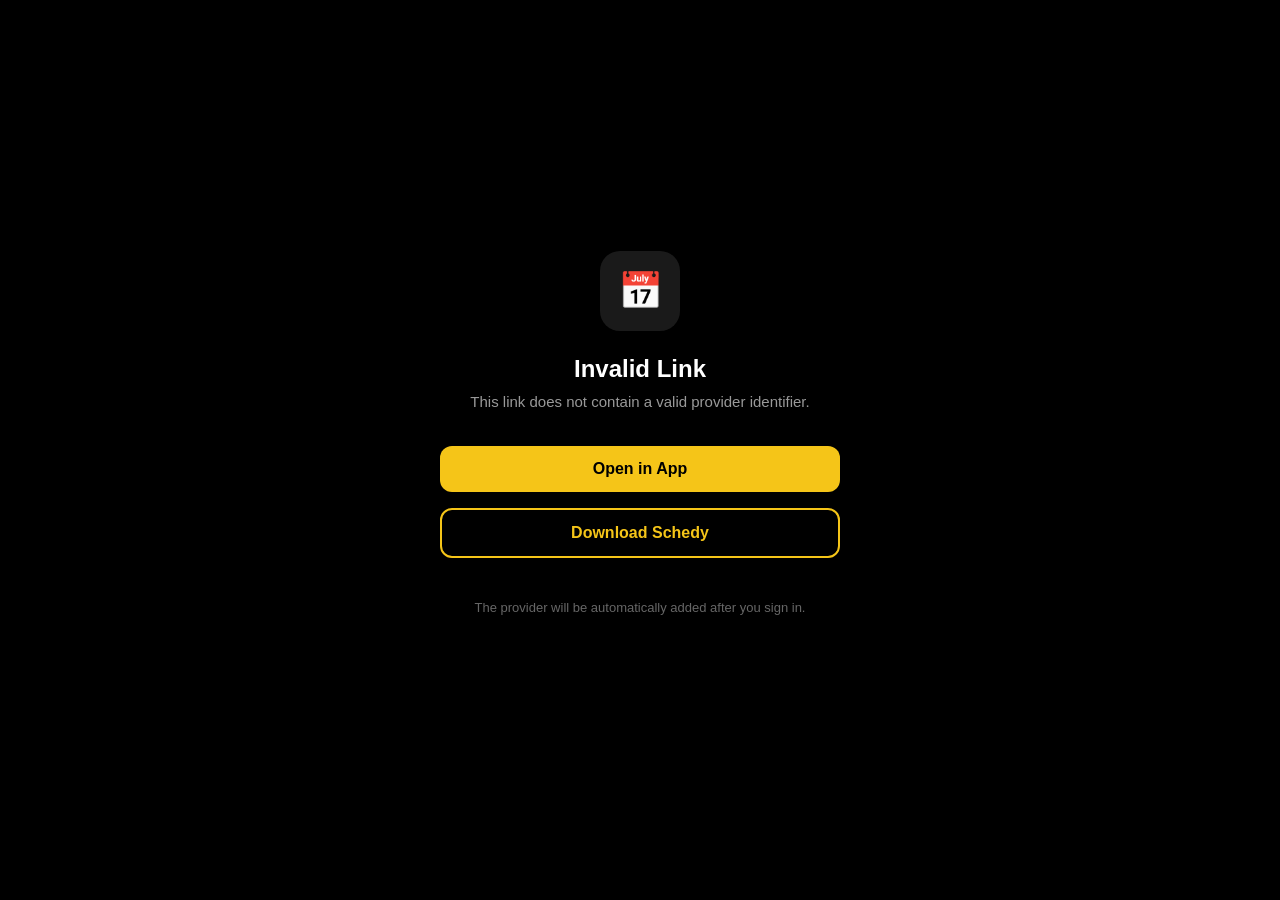
<file: connect-landing.html>
<!DOCTYPE html>
<html lang="en">
<head>
  <meta charset="UTF-8" />
  <meta name="viewport" content="width=device-width, initial-scale=1.0" />
  <title>Connect with Provider – Schedy</title>
  <style>
    * { margin: 0; padding: 0; box-sizing: border-box; }
    body {
      font-family: -apple-system, BlinkMacSystemFont, 'Segoe UI', Roboto, sans-serif;
      background: #000;
      color: #fff;
      min-height: 100vh;
      display: flex;
      align-items: center;
      justify-content: center;
      text-align: center;
      padding: 24px;
    }
    .card {
      max-width: 400px;
      width: 100%;
    }
    .logo {
      width: 80px;
      height: 80px;
      margin: 0 auto 24px;
      background: #1a1a1a;
      border-radius: 20px;
      display: flex;
      align-items: center;
      justify-content: center;
      font-size: 36px;
    }
    h1 { font-size: 24px; margin-bottom: 8px; }
    p { color: #999; font-size: 15px; margin-bottom: 32px; line-height: 1.5; }
    .btn {
      display: inline-block;
      background: #f5c518;
      color: #000;
      font-weight: 700;
      font-size: 16px;
      padding: 14px 32px;
      border-radius: 12px;
      text-decoration: none;
      margin-bottom: 16px;
      width: 100%;
    }
    .btn-secondary {
      background: transparent;
      color: #f5c518;
      border: 2px solid #f5c518;
    }
    .hint { color: #666; font-size: 13px; margin-top: 24px; }
  </style>
</head>
<body>
  <div class="card">
    <div class="logo">📅</div>
    <h1>Connect on Schedy</h1>
    <p>A provider wants to connect with you. Open the Schedy app to add them to your providers list.</p>

    <a id="openApp" class="btn" href="#">Open in App</a>
    <br />
    <a id="storeLink" class="btn btn-secondary" href="#">Download Schedy</a>

    <p class="hint">The provider will be automatically added after you sign in.</p>
  </div>

  <script>
    (function () {
      // Extract the provider identifier from the URL path: /connect/:id
      var pathParts = window.location.pathname.split('/').filter(Boolean);
      var identifier = (pathParts.length >= 2 && pathParts[0] === 'connect') ? pathParts[1] : null;

      if (!identifier || !/^[A-Za-z0-9]{1,8}$/.test(identifier)) {
        document.querySelector('h1').textContent = 'Invalid Link';
        document.querySelector('p').textContent = 'This link does not contain a valid provider identifier.';
        return;
      }

      // Build the deep link
      var deepLink = 'schedy://connect/' + encodeURIComponent(identifier);

      // Detect platform
      var ua = navigator.userAgent || navigator.vendor || '';
      var isIOS = /iPad|iPhone|iPod/.test(ua);
      var isAndroid = /android/i.test(ua);

      // TODO: Replace with your actual App Store / Play Store URLs
      var appStoreUrl = 'https://apps.apple.com/app/schedy/id__YOUR_APP_ID__';
      var playStoreUrl = 'https://play.google.com/store/apps/details?id=com.schedy';
      var storeUrl = isAndroid ? playStoreUrl : appStoreUrl;

      document.getElementById('openApp').href = deepLink;
      document.getElementById('storeLink').href = storeUrl;

      // Try opening the app automatically
      var didOpen = false;
      window.addEventListener('blur', function () { didOpen = true; });

      // Attempt to open via custom scheme
      window.location.href = deepLink;

      // If the app didn't open after a short delay, redirect to store
      setTimeout(function () {
        if (!didOpen && !document.hidden) {
          window.location.href = storeUrl;
        }
      }, 1500);
    })();
  </script>
</body>
</html>
</file>
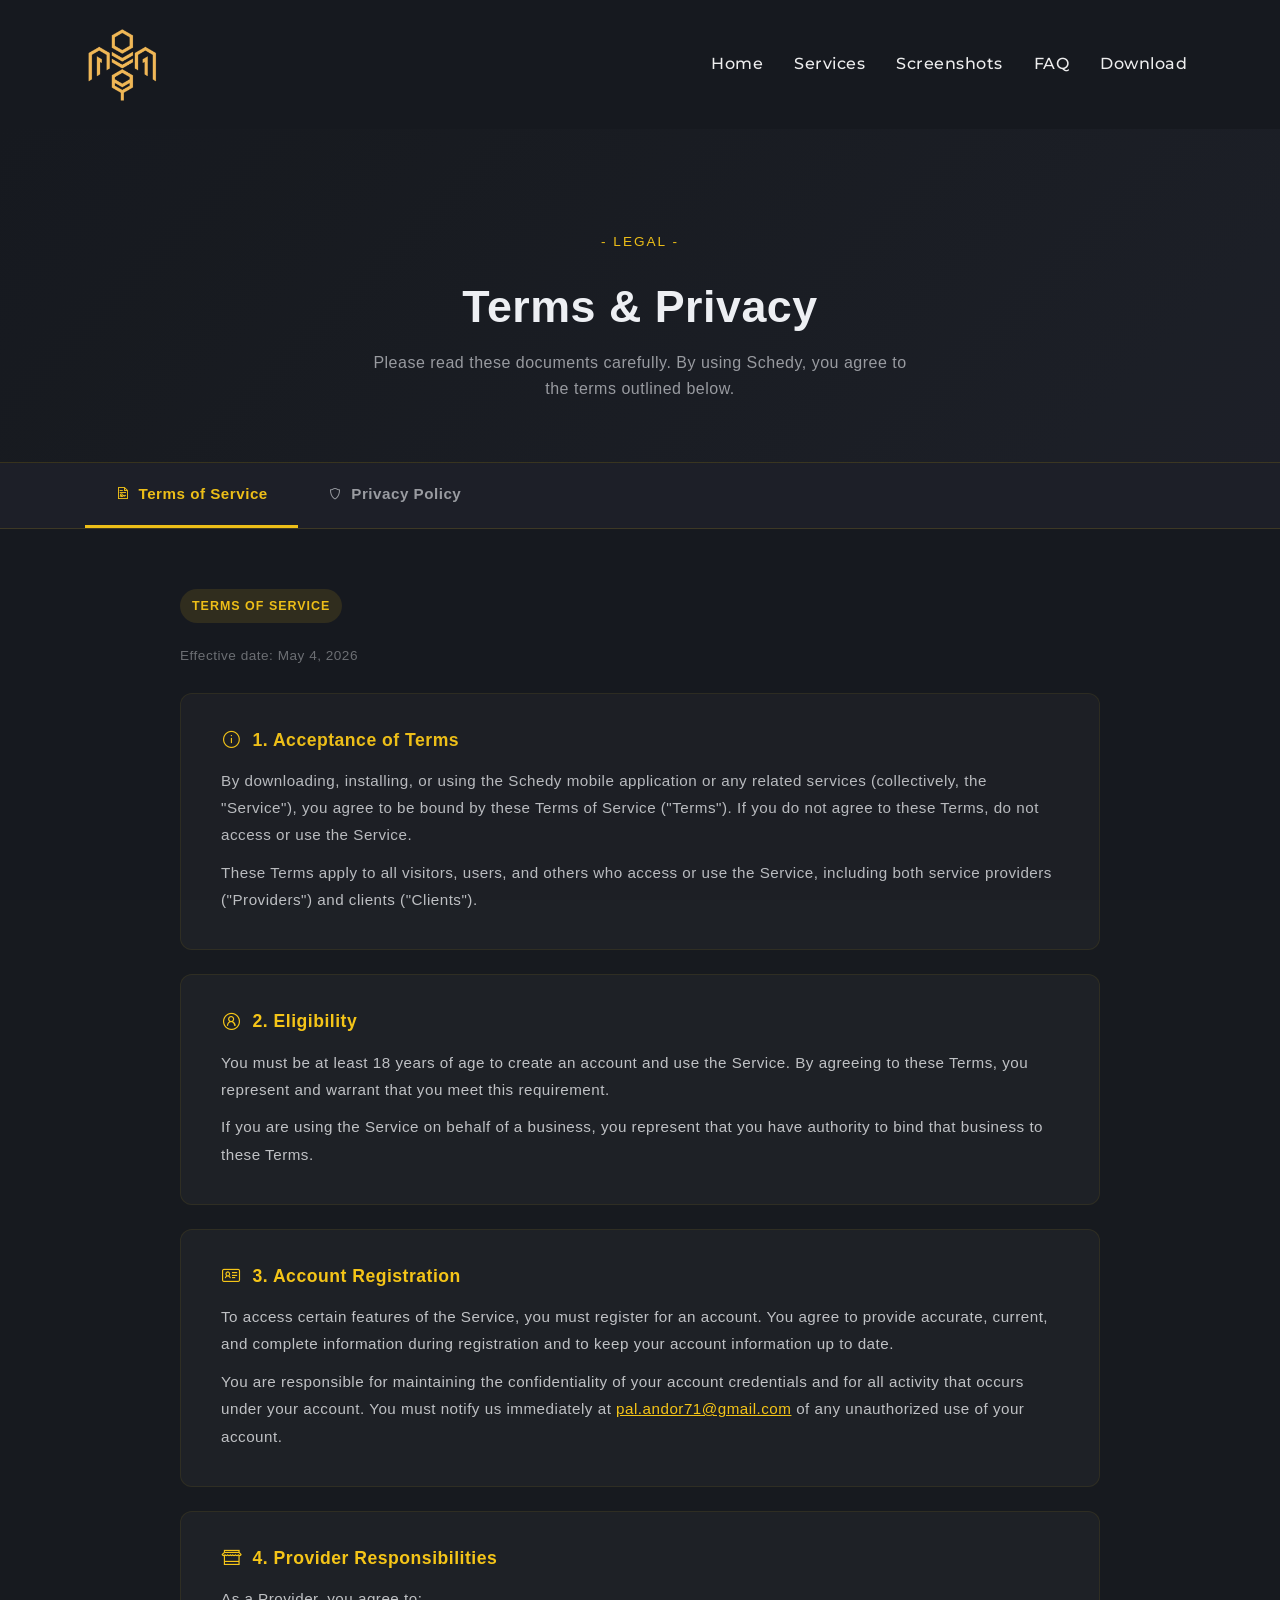
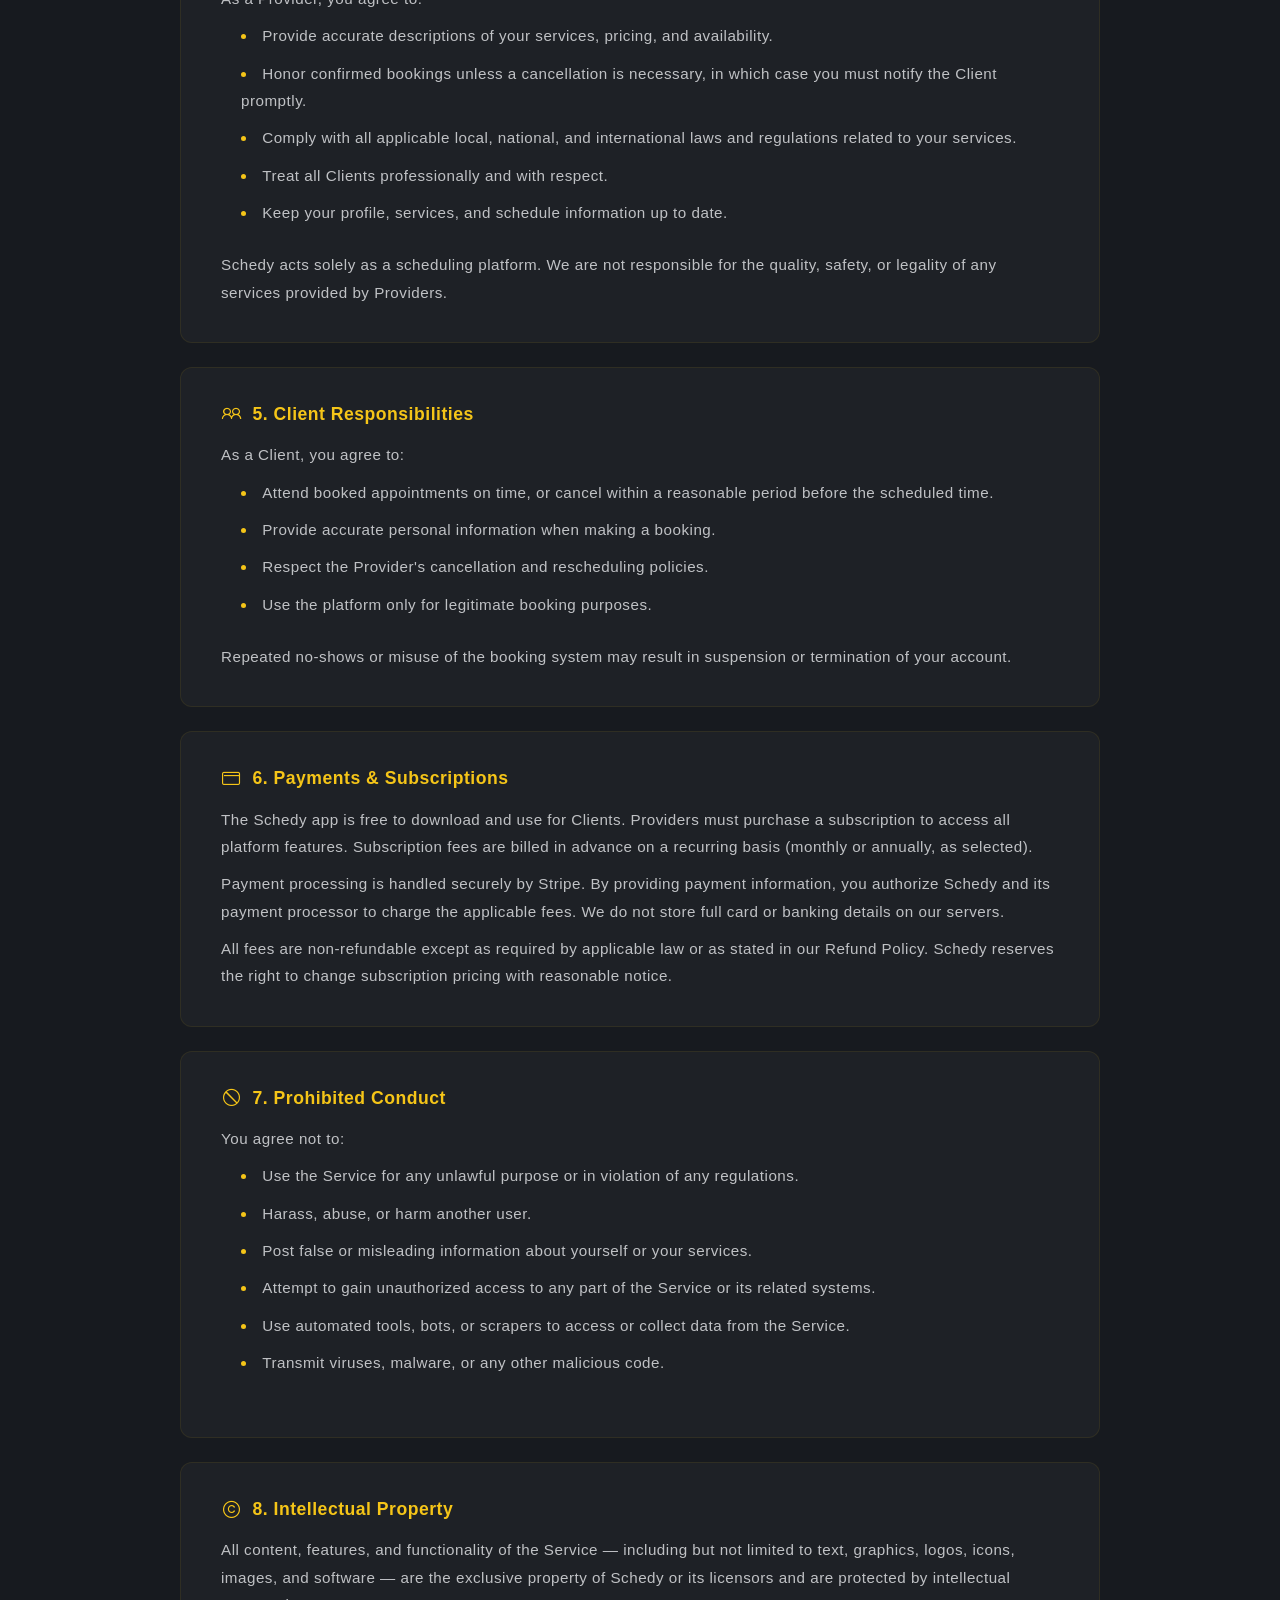
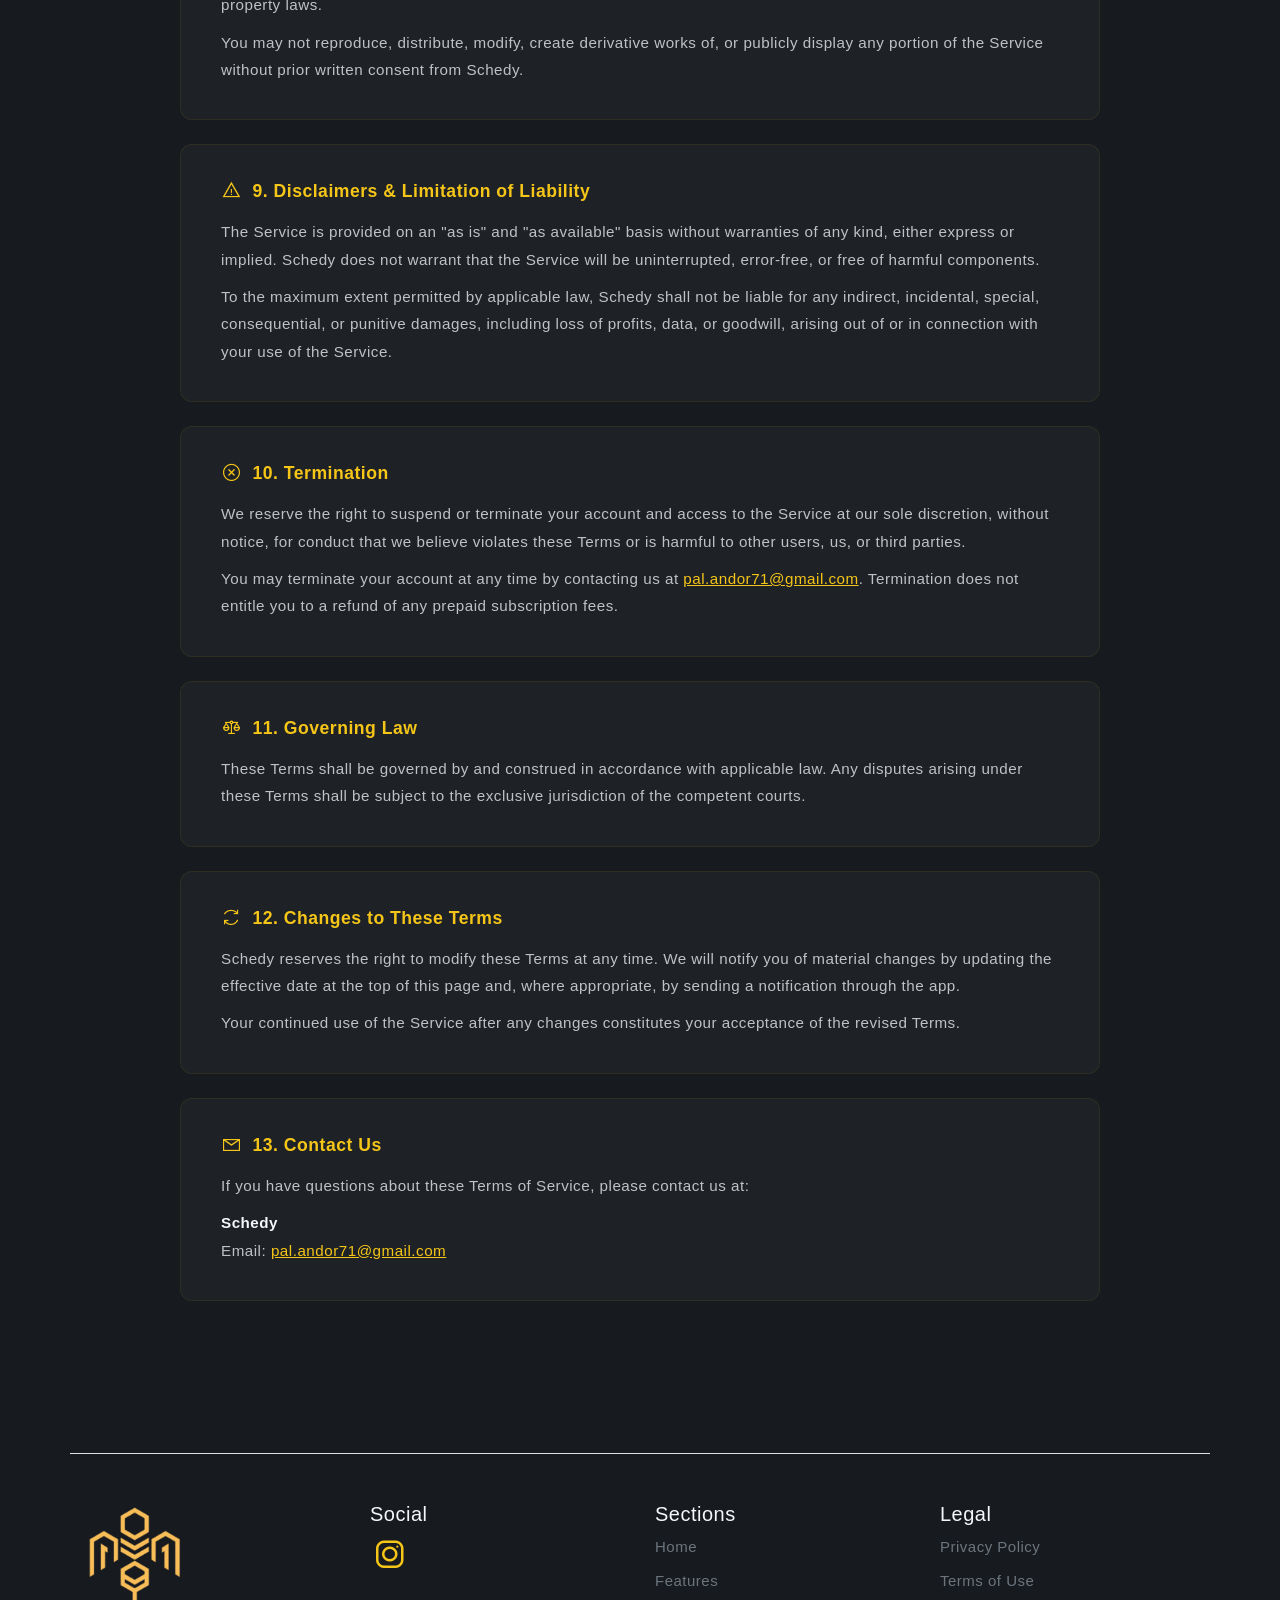
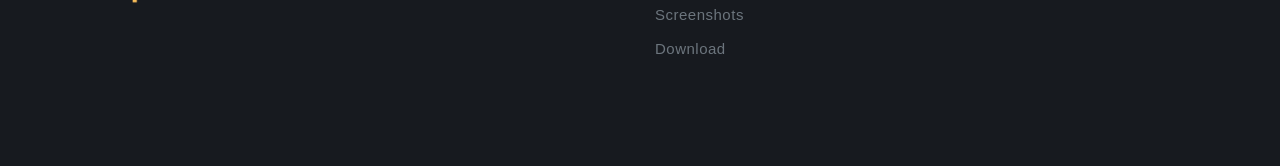
<file: legal.html>
<!doctype html>
<html lang="en">
    <head>
        <!-- Meta Tags -->
        <meta charset="utf-8" />
        <meta content="width=device-width, initial-scale=1, shrink-to-fit=no" name="viewport" />
        <!-- Author -->
        <meta name="author" content="Schedy" />
        <!-- description -->
        <meta
            name="description"
            content="Schedy Legal — Terms of Service and Privacy Policy for the Schedy scheduling platform."
        />
        <!-- Page Title -->
        <title>Schedy — Legal</title>
        <link
            href="https://cdn.jsdelivr.net/npm/bootstrap@5.3.8/dist/css/bootstrap.min.css"
            rel="stylesheet"
            integrity="sha384-sRIl4kxILFvY47J16cr9ZwB07vP4J8+LH7qKQnuqkuIAvNWLzeN8tE5YBujZqJLB"
            crossorigin="anonymous"
        />
        <!-- Favicon -->
        <link rel="icon" href="images/logo.png" />
        <!--css links-->
        <link rel="stylesheet" href="vendor/css/bundle.min.css" />
        <link rel="stylesheet" href="vendor/css/wow.css" />
        <link rel="stylesheet" href="vapp-landing/css/line-awesome.min.css" />
        <link rel="stylesheet" href="vapp-landing/css/style.css" />
        <style>
            /* ---- Legal page specific styles ---- */
            .legal-hero {
                padding: 100px 0 60px;
                background: linear-gradient(135deg, #171a1f 0%, #1e2129 100%);
                border-bottom: 1px solid rgba(245, 197, 24, 0.15);
            }
            .legal-hero .sub-heading {
                color: var(--primary-color);
                letter-spacing: 2px;
                font-size: 0.85rem;
                text-transform: uppercase;
            }
            .legal-hero h1 {
                font-size: 2.8rem;
                font-weight: 700;
                color: var(--text-color);
            }
            .legal-hero p {
                color: rgba(245, 247, 250, 0.6);
                font-size: 1rem;
            }
            /* Tab nav */
            .legal-tabs {
                background-color: #1e2129;
                border-bottom: 1px solid rgba(245, 197, 24, 0.15);
                position: sticky;
                top: 0;
                z-index: 100;
            }
            .legal-tabs .nav-link {
                color: rgba(245, 247, 250, 0.6);
                padding: 18px 30px;
                font-weight: 600;
                font-size: 0.95rem;
                border: none;
                border-bottom: 3px solid transparent;
                border-radius: 0;
                transition: all 0.3s ease;
                letter-spacing: 0.5px;
            }
            .legal-tabs .nav-link:hover {
                color: var(--primary-color);
                background: transparent;
            }
            .legal-tabs .nav-link.active {
                color: var(--primary-color);
                background: transparent;
                border-bottom: 3px solid var(--primary-color);
            }
            /* Content */
            .legal-content {
                padding: 60px 0 80px;
            }
            .legal-section {
                background: rgba(255, 255, 255, 0.03);
                border: 1px solid rgba(245, 197, 24, 0.08);
                border-radius: 12px;
                padding: 36px 40px;
                margin-bottom: 24px;
                transition: border-color 0.3s ease;
            }
            .legal-section:hover {
                border-color: rgba(245, 197, 24, 0.2);
            }
            .legal-section h3 {
                color: var(--primary-color);
                font-size: 1.1rem;
                font-weight: 700;
                margin-bottom: 16px;
                letter-spacing: 0.5px;
                display: flex;
                align-items: center;
                gap: 10px;
            }
            .legal-section h3 i {
                font-size: 1.3rem;
            }
            .legal-section p,
            .legal-section li {
                color: rgba(245, 247, 250, 0.75);
                line-height: 1.8;
                font-size: 0.95rem;
                margin-bottom: 10px;
            }
            .legal-section ul {
                padding-left: 20px;
            }
            .legal-section ul li::marker {
                color: var(--primary-color);
            }
            .legal-section p:last-child {
                margin-bottom: 0;
            }
            .effective-date {
                color: rgba(245, 247, 250, 0.4);
                font-size: 0.85rem;
                margin-top: 4px;
            }
            .legal-badge {
                display: inline-block;
                background: rgba(245, 197, 24, 0.12);
                color: var(--primary-color);
                padding: 4px 12px;
                border-radius: 20px;
                font-size: 0.78rem;
                font-weight: 600;
                letter-spacing: 1px;
                text-transform: uppercase;
                margin-bottom: 16px;
            }
        </style>
    </head>
    <body>
        <!--loader sec start-->
        <div class="loader">
            <div class="box">
                <div class="loader-07"></div>
            </div>
        </div>
        <!--loader sec end-->

        <!--header sec start-->
        <header class="head-sec">
            <div class="container">
                <div class="top-navigation">
                    <nav class="navbar navbar-expand-lg navbar-own-dark nav-up">
                        <a class="navbar-brand" href="index.html"
                            ><img src="images/logo_transparent.png" alt="logo" width="75"
                        /></a>

                        <div class="collapse navbar-collapse d-none d-lg-block" id="navbarNav">
                            <ul class="navbar-nav horizontal-nav ml-auto">
                                <li class="nav-item">
                                    <a class="nav-link" href="index.html#home">Home</a>
                                </li>
                                <li class="nav-item">
                                    <a class="nav-link" href="index.html#services-sec">Services</a>
                                </li>
                                <li class="nav-item">
                                    <a class="nav-link" href="index.html#app-clips">Screenshots</a>
                                </li>
                                <li class="nav-item">
                                    <a class="nav-link" href="index.html#faq">FAQ</a>
                                </li>
                                <li class="nav-item">
                                    <a class="nav-link" href="index.html#get-app-sec">Download</a>
                                </li>
                            </ul>
                        </div>

                        <div class="navigation-toggle ml-auto d-block d-lg-none">
                            <ul class="slider-social toggle-btn" id="toggle-btn">
                                <li class="animated-wrap">
                                    <a class="animated-element" href="javascript:void(0);">
                                        <span></span>
                                        <span></span>
                                        <span></span>
                                    </a>
                                </li>
                            </ul>
                        </div>
                    </nav>
                </div>
                <div class="broad">
                    <div class="close-nav">
                        <i class="las la-times"></i>
                    </div>
                    <nav class="navbar navbar-own-dark navbar-light">
                        <ul class="navbar-nav">
                            <li class="nav-item">
                                <a class="nav-link" href="index.html#home">Home</a>
                            </li>
                            <li class="nav-item">
                                <a class="nav-link" href="index.html#services-sec">Services</a>
                            </li>
                            <li class="nav-item">
                                <a class="nav-link" href="index.html#app-clips">Screenshots</a>
                            </li>
                            <li class="nav-item">
                                <a class="nav-link" href="index.html#faq">FAQ</a>
                            </li>
                            <li class="nav-item">
                                <a class="nav-link" href="index.html#get-app-sec">Download</a>
                            </li>
                        </ul>
                    </nav>
                </div>
            </div>
        </header>
        <!--header sec end-->

        <!-- Legal Hero -->
        <section class="legal-hero text-center">
            <div class="container">
                <p class="sub-heading">- Legal -</p>
                <h1>Terms &amp; Privacy</h1>
                <p class="mt-3 mx-auto" style="max-width: 540px;">
                    Please read these documents carefully. By using Schedy, you agree to the terms outlined below.
                </p>
            </div>
        </section>

        <!-- Tab Navigation -->
        <div class="legal-tabs">
            <div class="container">
                <ul class="nav" id="legalTab" role="tablist">
                    <li class="nav-item" role="presentation">
                        <button
                            class="nav-link active"
                            id="terms-tab"
                            data-bs-toggle="tab"
                            data-bs-target="#terms"
                            type="button"
                            role="tab"
                            aria-controls="terms"
                            aria-selected="true"
                        >
                            <i class="las la-file-contract me-2"></i>Terms of Service
                        </button>
                    </li>
                    <li class="nav-item" role="presentation">
                        <button
                            class="nav-link"
                            id="privacy-tab"
                            data-bs-toggle="tab"
                            data-bs-target="#privacy"
                            type="button"
                            role="tab"
                            aria-controls="privacy"
                            aria-selected="false"
                        >
                            <i class="las la-shield-alt me-2"></i>Privacy Policy
                        </button>
                    </li>
                </ul>
            </div>
        </div>

        <!-- Tab Content -->
        <section class="legal-content">
            <div class="container">
                <div class="tab-content" id="legalTabContent">

                    <!-- ===================== TERMS OF SERVICE ===================== -->
                    <div class="tab-pane fade show active" id="terms" role="tabpanel" aria-labelledby="terms-tab">
                        <div class="row">
                            <div class="col-12 col-lg-10 offset-lg-1">

                                <div class="mb-4">
                                    <span class="legal-badge">Terms of Service</span>
                                    <p class="effective-date">Effective date: May 4, 2026</p>
                                </div>

                                <div class="legal-section">
                                    <h3><i class="las la-info-circle"></i> 1. Acceptance of Terms</h3>
                                    <p>
                                        By downloading, installing, or using the Schedy mobile application or any related services
                                        (collectively, the "Service"), you agree to be bound by these Terms of Service ("Terms").
                                        If you do not agree to these Terms, do not access or use the Service.
                                    </p>
                                    <p>
                                        These Terms apply to all visitors, users, and others who access or use the Service,
                                        including both service providers ("Providers") and clients ("Clients").
                                    </p>
                                </div>

                                <div class="legal-section">
                                    <h3><i class="las la-user-circle"></i> 2. Eligibility</h3>
                                    <p>
                                        You must be at least 18 years of age to create an account and use the Service. By agreeing
                                        to these Terms, you represent and warrant that you meet this requirement.
                                    </p>
                                    <p>
                                        If you are using the Service on behalf of a business, you represent that you have authority
                                        to bind that business to these Terms.
                                    </p>
                                </div>

                                <div class="legal-section">
                                    <h3><i class="las la-id-card"></i> 3. Account Registration</h3>
                                    <p>
                                        To access certain features of the Service, you must register for an account. You agree to
                                        provide accurate, current, and complete information during registration and to keep your
                                        account information up to date.
                                    </p>
                                    <p>
                                        You are responsible for maintaining the confidentiality of your account credentials and for
                                        all activity that occurs under your account. You must notify us immediately at
                                        <a href="mailto:pal.andor71@gmail.com" style="color: var(--primary-color);">pal.andor71@gmail.com</a>
                                        of any unauthorized use of your account.
                                    </p>
                                </div>

                                <div class="legal-section">
                                    <h3><i class="las la-store"></i> 4. Provider Responsibilities</h3>
                                    <p>
                                        As a Provider, you agree to:
                                    </p>
                                    <ul>
                                        <li>Provide accurate descriptions of your services, pricing, and availability.</li>
                                        <li>Honor confirmed bookings unless a cancellation is necessary, in which case you must notify the Client promptly.</li>
                                        <li>Comply with all applicable local, national, and international laws and regulations related to your services.</li>
                                        <li>Treat all Clients professionally and with respect.</li>
                                        <li>Keep your profile, services, and schedule information up to date.</li>
                                    </ul>
                                    <p>
                                        Schedy acts solely as a scheduling platform. We are not responsible for the quality,
                                        safety, or legality of any services provided by Providers.
                                    </p>
                                </div>

                                <div class="legal-section">
                                    <h3><i class="las la-user-friends"></i> 5. Client Responsibilities</h3>
                                    <p>As a Client, you agree to:</p>
                                    <ul>
                                        <li>Attend booked appointments on time, or cancel within a reasonable period before the scheduled time.</li>
                                        <li>Provide accurate personal information when making a booking.</li>
                                        <li>Respect the Provider's cancellation and rescheduling policies.</li>
                                        <li>Use the platform only for legitimate booking purposes.</li>
                                    </ul>
                                    <p>
                                        Repeated no-shows or misuse of the booking system may result in suspension or termination
                                        of your account.
                                    </p>
                                </div>

                                <div class="legal-section">
                                    <h3><i class="las la-credit-card"></i> 6. Payments &amp; Subscriptions</h3>
                                    <p>
                                        The Schedy app is free to download and use for Clients. Providers must purchase a
                                        subscription to access all platform features. Subscription fees are billed in advance
                                        on a recurring basis (monthly or annually, as selected).
                                    </p>
                                    <p>
                                        Payment processing is handled securely by Stripe. By providing payment information, you
                                        authorize Schedy and its payment processor to charge the applicable fees. We do not
                                        store full card or banking details on our servers.
                                    </p>
                                    <p>
                                        All fees are non-refundable except as required by applicable law or as stated in our
                                        Refund Policy. Schedy reserves the right to change subscription pricing with reasonable
                                        notice.
                                    </p>
                                </div>

                                <div class="legal-section">
                                    <h3><i class="las la-ban"></i> 7. Prohibited Conduct</h3>
                                    <p>You agree not to:</p>
                                    <ul>
                                        <li>Use the Service for any unlawful purpose or in violation of any regulations.</li>
                                        <li>Harass, abuse, or harm another user.</li>
                                        <li>Post false or misleading information about yourself or your services.</li>
                                        <li>Attempt to gain unauthorized access to any part of the Service or its related systems.</li>
                                        <li>Use automated tools, bots, or scrapers to access or collect data from the Service.</li>
                                        <li>Transmit viruses, malware, or any other malicious code.</li>
                                    </ul>
                                </div>

                                <div class="legal-section">
                                    <h3><i class="las la-copyright"></i> 8. Intellectual Property</h3>
                                    <p>
                                        All content, features, and functionality of the Service — including but not limited to
                                        text, graphics, logos, icons, images, and software — are the exclusive property of
                                        Schedy or its licensors and are protected by intellectual property laws.
                                    </p>
                                    <p>
                                        You may not reproduce, distribute, modify, create derivative works of, or publicly display
                                        any portion of the Service without prior written consent from Schedy.
                                    </p>
                                </div>

                                <div class="legal-section">
                                    <h3><i class="las la-exclamation-triangle"></i> 9. Disclaimers &amp; Limitation of Liability</h3>
                                    <p>
                                        The Service is provided on an "as is" and "as available" basis without warranties of any
                                        kind, either express or implied. Schedy does not warrant that the Service will be
                                        uninterrupted, error-free, or free of harmful components.
                                    </p>
                                    <p>
                                        To the maximum extent permitted by applicable law, Schedy shall not be liable for any
                                        indirect, incidental, special, consequential, or punitive damages, including loss of
                                        profits, data, or goodwill, arising out of or in connection with your use of the Service.
                                    </p>
                                </div>

                                <div class="legal-section">
                                    <h3><i class="las la-times-circle"></i> 10. Termination</h3>
                                    <p>
                                        We reserve the right to suspend or terminate your account and access to the Service at
                                        our sole discretion, without notice, for conduct that we believe violates these Terms or
                                        is harmful to other users, us, or third parties.
                                    </p>
                                    <p>
                                        You may terminate your account at any time by contacting us at
                                        <a href="mailto:pal.andor71@gmail.com" style="color: var(--primary-color);">pal.andor71@gmail.com</a>.
                                        Termination does not entitle you to a refund of any prepaid subscription fees.
                                    </p>
                                </div>

                                <div class="legal-section">
                                    <h3><i class="las la-balance-scale"></i> 11. Governing Law</h3>
                                    <p>
                                        These Terms shall be governed by and construed in accordance with applicable law.
                                        Any disputes arising under these Terms shall be subject to the exclusive jurisdiction
                                        of the competent courts.
                                    </p>
                                </div>

                                <div class="legal-section">
                                    <h3><i class="las la-sync-alt"></i> 12. Changes to These Terms</h3>
                                    <p>
                                        Schedy reserves the right to modify these Terms at any time. We will notify you of
                                        material changes by updating the effective date at the top of this page and, where
                                        appropriate, by sending a notification through the app.
                                    </p>
                                    <p>
                                        Your continued use of the Service after any changes constitutes your acceptance of the
                                        revised Terms.
                                    </p>
                                </div>

                                <div class="legal-section">
                                    <h3><i class="las la-envelope"></i> 13. Contact Us</h3>
                                    <p>
                                        If you have questions about these Terms of Service, please contact us at:
                                    </p>
                                    <p>
                                        <strong style="color: var(--text-color);">Schedy</strong><br />
                                        Email: <a href="mailto:pal.andor71@gmail.com" style="color: var(--primary-color);">pal.andor71@gmail.com</a>
                                    </p>
                                </div>

                            </div>
                        </div>
                    </div>
                    <!-- END TERMS OF SERVICE -->

                    <!-- ===================== PRIVACY POLICY ===================== -->
                    <div class="tab-pane fade" id="privacy" role="tabpanel" aria-labelledby="privacy-tab">
                        <div class="row">
                            <div class="col-12 col-lg-10 offset-lg-1">

                                <div class="mb-4">
                                    <span class="legal-badge">Privacy Policy</span>
                                    <p class="effective-date">Effective date: May 4, 2026</p>
                                </div>

                                <div class="legal-section">
                                    <h3><i class="las la-info-circle"></i> 1. Introduction</h3>
                                    <p>
                                        At Schedy, your privacy matters to us. This Privacy Policy explains how we collect,
                                        use, disclose, and safeguard your information when you use the Schedy mobile application
                                        and related services ("Service").
                                    </p>
                                    <p>
                                        By using the Service, you consent to the data practices described in this policy. If you
                                        do not agree, please do not use the Service.
                                    </p>
                                </div>

                                <div class="legal-section">
                                    <h3><i class="las la-database"></i> 2. Information We Collect</h3>
                                    <p>We may collect the following categories of information:</p>
                                    <ul>
                                        <li>
                                            <strong style="color: var(--text-color);">Account Information:</strong>
                                            Name, email address, phone number, and profile photo when you register.
                                        </li>
                                        <li>
                                            <strong style="color: var(--text-color);">Provider Information:</strong>
                                            Business name, service descriptions, pricing, availability schedule, and QR code data.
                                        </li>
                                        <li>
                                            <strong style="color: var(--text-color);">Booking Data:</strong>
                                            Appointment details, selected services, and booking history.
                                        </li>
                                        <li>
                                            <strong style="color: var(--text-color);">Payment Information:</strong>
                                            Transaction records and payment status. Full card details are processed and stored by
                                            Stripe — we do not store your raw payment credentials.
                                        </li>
                                        <li>
                                            <strong style="color: var(--text-color);">Device &amp; Usage Data:</strong>
                                            IP address, device type, operating system, app version, and usage analytics to help
                                            us improve the Service.
                                        </li>
                                    </ul>
                                </div>

                                <div class="legal-section">
                                    <h3><i class="las la-cogs"></i> 3. How We Use Your Information</h3>
                                    <p>We use the information we collect to:</p>
                                    <ul>
                                        <li>Create and manage your account.</li>
                                        <li>Facilitate and confirm appointment bookings between Clients and Providers.</li>
                                        <li>Process payments and send receipts or invoices.</li>
                                        <li>Send you transactional notifications (booking confirmations, reminders, cancellations).</li>
                                        <li>Improve, personalize, and develop the Service.</li>
                                        <li>Respond to your support requests and communicate with you.</li>
                                        <li>Comply with legal obligations and enforce our Terms of Service.</li>
                                        <li>Detect and prevent fraudulent or unauthorized activity.</li>
                                    </ul>
                                </div>

                                <div class="legal-section">
                                    <h3><i class="las la-share-alt"></i> 4. How We Share Your Information</h3>
                                    <p>We do not sell your personal information. We may share it in the following limited circumstances:</p>
                                    <ul>
                                        <li>
                                            <strong style="color: var(--text-color);">Between Users:</strong>
                                            Clients see a Provider's public profile and availability. Providers see the Client's
                                            name and contact details for booked appointments.
                                        </li>
                                        <li>
                                            <strong style="color: var(--text-color);">Service Providers:</strong>
                                            We work with trusted third parties (such as Stripe for payments and cloud infrastructure
                                            providers) who assist us in operating the Service. These parties are contractually
                                            required to protect your data.
                                        </li>
                                        <li>
                                            <strong style="color: var(--text-color);">Legal Requirements:</strong>
                                            We may disclose your information if required by law, court order, or government request,
                                            or to protect the rights, property, or safety of Schedy, our users, or the public.
                                        </li>
                                        <li>
                                            <strong style="color: var(--text-color);">Business Transfers:</strong>
                                            In the event of a merger, acquisition, or sale of assets, your information may be
                                            transferred. We will notify you before your data is transferred and becomes subject to
                                            a different privacy policy.
                                        </li>
                                    </ul>
                                </div>

                                <div class="legal-section">
                                    <h3><i class="las la-cookie-bite"></i> 5. Cookies &amp; Tracking Technologies</h3>
                                    <p>
                                        We may use cookies and similar tracking technologies on our website to enhance your
                                        experience, analyze usage patterns, and improve the Service. You can control cookie
                                        preferences through your browser settings.
                                    </p>
                                    <p>
                                        The Schedy mobile app may collect device identifiers and usage analytics to help us
                                        understand how users interact with the app.
                                    </p>
                                </div>

                                <div class="legal-section">
                                    <h3><i class="las la-lock"></i> 6. Data Security</h3>
                                    <p>
                                        We take the security of your personal information seriously. We implement
                                        industry-standard technical and organizational measures — including encryption in transit
                                        (TLS) and at rest, access controls, and regular security reviews — to protect your data
                                        from unauthorized access, alteration, disclosure, or destruction.
                                    </p>
                                    <p>
                                        However, no method of transmission over the internet or electronic storage is 100% secure.
                                        While we strive to protect your data, we cannot guarantee absolute security.
                                    </p>
                                </div>

                                <div class="legal-section">
                                    <h3><i class="las la-clock"></i> 7. Data Retention</h3>
                                    <p>
                                        We retain your personal information for as long as your account is active or as needed to
                                        provide the Service, comply with legal obligations, resolve disputes, and enforce our
                                        agreements.
                                    </p>
                                    <p>
                                        When you delete your account, we will delete or anonymize your personal data within a
                                        reasonable time frame, unless retention is required by law.
                                    </p>
                                </div>

                                <div class="legal-section">
                                    <h3><i class="las la-user-shield"></i> 8. Your Rights</h3>
                                    <p>Depending on your location, you may have the following rights regarding your personal data:</p>
                                    <ul>
                                        <li><strong style="color: var(--text-color);">Access:</strong> Request a copy of the personal data we hold about you.</li>
                                        <li><strong style="color: var(--text-color);">Correction:</strong> Ask us to correct inaccurate or incomplete data.</li>
                                        <li><strong style="color: var(--text-color);">Deletion:</strong> Request deletion of your personal data ("right to be forgotten").</li>
                                        <li><strong style="color: var(--text-color);">Portability:</strong> Receive your data in a structured, machine-readable format.</li>
                                        <li><strong style="color: var(--text-color);">Objection:</strong> Object to certain types of processing, including direct marketing.</li>
                                        <li><strong style="color: var(--text-color);">Withdrawal of Consent:</strong> Where processing is based on consent, withdraw it at any time.</li>
                                    </ul>
                                    <p>
                                        To exercise any of these rights, please contact us at
                                        <a href="mailto:pal.andor71@gmail.com" style="color: var(--primary-color);">pal.andor71@gmail.com</a>.
                                        We will respond within the timeframe required by applicable law.
                                    </p>
                                </div>

                                <div class="legal-section">
                                    <h3><i class="las la-child"></i> 9. Children's Privacy</h3>
                                    <p>
                                        The Service is not directed to individuals under the age of 13. We do not knowingly collect
                                        personal information from children. If we become aware that a child under 13 has provided
                                        us with personal data, we will take steps to delete that information promptly.
                                    </p>
                                </div>

                                <div class="legal-section">
                                    <h3><i class="las la-globe"></i> 10. International Data Transfers</h3>
                                    <p>
                                        Your information may be transferred to and processed in countries other than your own.
                                        These countries may have different data protection laws. Where required, we ensure
                                        appropriate safeguards are in place to protect your data in accordance with this policy.
                                    </p>
                                </div>

                                <div class="legal-section">
                                    <h3><i class="las la-sync-alt"></i> 11. Changes to This Policy</h3>
                                    <p>
                                        We may update this Privacy Policy from time to time. We will notify you of material
                                        changes by updating the effective date and, where appropriate, sending a notification
                                        through the app or by email.
                                    </p>
                                    <p>
                                        Your continued use of the Service after any changes constitutes your acceptance of the
                                        updated Privacy Policy.
                                    </p>
                                </div>

                                <div class="legal-section">
                                    <h3><i class="las la-envelope"></i> 12. Contact Us</h3>
                                    <p>
                                        If you have questions, concerns, or requests regarding this Privacy Policy, please contact us:
                                    </p>
                                    <p>
                                        <strong style="color: var(--text-color);">Schedy</strong><br />
                                        Email: <a href="mailto:pal.andor71@gmail.com" style="color: var(--primary-color);">pal.andor71@gmail.com</a>
                                    </p>
                                </div>

                            </div>
                        </div>
                    </div>
                    <!-- END PRIVACY POLICY -->

                </div>
            </div>
        </section>

        <!-- Footer -->
        <div class="container">
            <footer class="row row-cols-5 py-5 my-5 border-top">
                <div class="col">
                    <img src="images/logo_transparent.png" alt="logo" width="100" />
                </div>

                <div class="col">
                    <h5>Social</h5>
                    <ul class="nav flex-column">
                        <li class="nav-item mb-2">
                            <a href="https://www.instagram.com/schedy.71/" class="nav-link p-0 social"
                                ><i class="lab la-instagram"></i
                            ></a>
                        </li>
                    </ul>
                </div>

                <div class="col">
                    <h5>Sections</h5>
                    <ul class="nav flex-column">
                        <li class="nav-item mb-2"><a href="index.html#home" class="nav-link p-0 text-muted">Home</a></li>
                        <li class="nav-item mb-2">
                            <a href="index.html#services-sec" class="nav-link p-0 text-muted">Features</a>
                        </li>
                        <li class="nav-item mb-2">
                            <a href="index.html#app-clips" class="nav-link p-0 text-muted">Screenshots</a>
                        </li>
                        <li class="nav-item mb-2">
                            <a href="index.html#get-app-sec" class="nav-link p-0 text-muted">Download</a>
                        </li>
                    </ul>
                </div>

                <div class="col">
                    <h5>Legal</h5>
                    <ul class="nav flex-column">
                        <li class="nav-item mb-2">
                            <a href="legal.html#privacy" class="nav-link p-0 text-muted">Privacy Policy</a>
                        </li>
                        <li class="nav-item mb-2">
                            <a href="legal.html#terms" class="nav-link p-0 text-muted">Terms of Use</a>
                        </li>
                    </ul>
                </div>
            </footer>
        </div>
        <!--footer sec end-->

        <script src="vendor/js/bundle.min.js"></script>
        <script src="vendor/js/wow.min.js"></script>
        <script src="vapp-landing/js/script.js"></script>
        <script
            src="https://cdn.jsdelivr.net/npm/bootstrap@5.3.8/dist/js/bootstrap.bundle.min.js"
            integrity="sha384-FKyoEForCGlyvwx9Hj09JcYn3nv7wiPVlz7YYwJrWVcXK/BmnVDxM+D2scQbITxI"
            crossorigin="anonymous"
        ></script>
        <script>
            // Activate tab from URL hash on page load
            (function () {
                var hash = window.location.hash;
                if (hash === '#privacy') {
                    var tab = document.getElementById('privacy-tab');
                    if (tab) {
                        var bsTab = new bootstrap.Tab(tab);
                        bsTab.show();
                    }
                }
            })();
        </script>
    </body>
</html>
</file>
<file: vendor/css/wow.css>
@charset "UTF-8";


/*!
Animate.css - http://daneden.me/animate
Licensed under the MIT license

Copyright (c) 2013 Daniel Eden

Permission is hereby granted, free of charge, to any person obtaining a copy of this software and associated documentation files (the "Software"), to deal in the Software without restriction, including without limitation the rights to use, copy, modify, merge, publish, distribute, sublicense, and/or sell copies of the Software, and to permit persons to whom the Software is furnished to do so, subject to the following conditions:

The above copyright notice and this permission notice shall be included in all copies or substantial portions of the Software.

THE SOFTWARE IS PROVIDED "AS IS", WITHOUT WARRANTY OF ANY KIND, EXPRESS OR IMPLIED, INCLUDING BUT NOT LIMITED TO THE WARRANTIES OF MERCHANTABILITY, FITNESS FOR A PARTICULAR PURPOSE AND NONINFRINGEMENT. IN NO EVENT SHALL THE AUTHORS OR COPYRIGHT HOLDERS BE LIABLE FOR ANY CLAIM, DAMAGES OR OTHER LIABILITY, WHETHER IN AN ACTION OF CONTRACT, TORT OR OTHERWISE, ARISING FROM, OUT OF OR IN CONNECTION WITH THE SOFTWARE OR THE USE OR OTHER DEALINGS IN THE SOFTWARE.
*/

.animated {
  -webkit-animation-duration: 1s;
  animation-duration: 1s;
  -webkit-animation-fill-mode: both;
  animation-fill-mode: both;
}

.animated.hinge {
  -webkit-animation-duration: 2s;
  animation-duration: 2s;
}

@-webkit-keyframes bounce {
  0%, 20%, 50%, 80%, 100% {
    -webkit-transform: translateY(0);
    transform: translateY(0);
  }

  40% {
    -webkit-transform: translateY(-30px);
    transform: translateY(-30px);
  }

  60% {
    -webkit-transform: translateY(-15px);
    transform: translateY(-15px);
  }
}

@keyframes bounce {
  0%, 20%, 50%, 80%, 100% {
    -webkit-transform: translateY(0);
    -ms-transform: translateY(0);
    transform: translateY(0);
  }

  40% {
    -webkit-transform: translateY(-30px);
    -ms-transform: translateY(-30px);
    transform: translateY(-30px);
  }

  60% {
    -webkit-transform: translateY(-15px);
    -ms-transform: translateY(-15px);
    transform: translateY(-15px);
  }
}

.bounce {
  -webkit-animation-name: bounce;
  animation-name: bounce;
}

@-webkit-keyframes flash {
  0%, 50%, 100% {
    opacity: 1;
  }

  25%, 75% {
    opacity: 0;
  }
}

@keyframes flash {
  0%, 50%, 100% {
    opacity: 1;
  }

  25%, 75% {
    opacity: 0;
  }
}

.flash {
  -webkit-animation-name: flash;
  animation-name: flash;
}

/* originally authored by Nick Pettit - https://github.com/nickpettit/glide */

@-webkit-keyframes pulse {
  0% {
    -webkit-transform: scale(1);
    transform: scale(1);
  }

  50% {
    -webkit-transform: scale(1.1);
    transform: scale(1.1);
  }

  100% {
    -webkit-transform: scale(1);
    transform: scale(1);
  }
}

@keyframes pulse {
  0% {
    -webkit-transform: scale(1);
    -ms-transform: scale(1);
    transform: scale(1);
  }

  50% {
    -webkit-transform: scale(1.1);
    -ms-transform: scale(1.1);
    transform: scale(1.1);
  }

  100% {
    -webkit-transform: scale(1);
    -ms-transform: scale(1);
    transform: scale(1);
  }
}

.pulse {
  -webkit-animation-name: pulse;
  animation-name: pulse;
}

@-webkit-keyframes shake {
  0%, 100% {
    -webkit-transform: translateX(0);
    transform: translateX(0);
  }

  10%, 30%, 50%, 70%, 90% {
    -webkit-transform: translateX(-10px);
    transform: translateX(-10px);
  }

  20%, 40%, 60%, 80% {
    -webkit-transform: translateX(10px);
    transform: translateX(10px);
  }
}

@keyframes shake {
  0%, 100% {
    -webkit-transform: translateX(0);
    -ms-transform: translateX(0);
    transform: translateX(0);
  }

  10%, 30%, 50%, 70%, 90% {
    -webkit-transform: translateX(-10px);
    -ms-transform: translateX(-10px);
    transform: translateX(-10px);
  }

  20%, 40%, 60%, 80% {
    -webkit-transform: translateX(10px);
    -ms-transform: translateX(10px);
    transform: translateX(10px);
  }
}

.shake {
  -webkit-animation-name: shake;
  animation-name: shake;
}

@-webkit-keyframes swing {
  20% {
    -webkit-transform: rotate(15deg);
    transform: rotate(15deg);
  }

  40% {
    -webkit-transform: rotate(-10deg);
    transform: rotate(-10deg);
  }

  60% {
    -webkit-transform: rotate(5deg);
    transform: rotate(5deg);
  }

  80% {
    -webkit-transform: rotate(-5deg);
    transform: rotate(-5deg);
  }

  100% {
    -webkit-transform: rotate(0deg);
    transform: rotate(0deg);
  }
}

@keyframes swing {
  20% {
    -webkit-transform: rotate(15deg);
    -ms-transform: rotate(15deg);
    transform: rotate(15deg);
  }

  40% {
    -webkit-transform: rotate(-10deg);
    -ms-transform: rotate(-10deg);
    transform: rotate(-10deg);
  }

  60% {
    -webkit-transform: rotate(5deg);
    -ms-transform: rotate(5deg);
    transform: rotate(5deg);
  }

  80% {
    -webkit-transform: rotate(-5deg);
    -ms-transform: rotate(-5deg);
    transform: rotate(-5deg);
  }

  100% {
    -webkit-transform: rotate(0deg);
    -ms-transform: rotate(0deg);
    transform: rotate(0deg);
  }
}

.swing {
  -webkit-transform-origin: top center;
  -ms-transform-origin: top center;
  transform-origin: top center;
  -webkit-animation-name: swing;
  animation-name: swing;
}

@-webkit-keyframes tada {
  0% {
    -webkit-transform: scale(1);
    transform: scale(1);
  }

  10%, 20% {
    -webkit-transform: scale(0.9) rotate(-3deg);
    transform: scale(0.9) rotate(-3deg);
  }

  30%, 50%, 70%, 90% {
    -webkit-transform: scale(1.1) rotate(3deg);
    transform: scale(1.1) rotate(3deg);
  }

  40%, 60%, 80% {
    -webkit-transform: scale(1.1) rotate(-3deg);
    transform: scale(1.1) rotate(-3deg);
  }

  100% {
    -webkit-transform: scale(1) rotate(0);
    transform: scale(1) rotate(0);
  }
}

@keyframes tada {
  0% {
    -webkit-transform: scale(1);
    -ms-transform: scale(1);
    transform: scale(1);
  }

  10%, 20% {
    -webkit-transform: scale(0.9) rotate(-3deg);
    -ms-transform: scale(0.9) rotate(-3deg);
    transform: scale(0.9) rotate(-3deg);
  }

  30%, 50%, 70%, 90% {
    -webkit-transform: scale(1.1) rotate(3deg);
    -ms-transform: scale(1.1) rotate(3deg);
    transform: scale(1.1) rotate(3deg);
  }

  40%, 60%, 80% {
    -webkit-transform: scale(1.1) rotate(-3deg);
    -ms-transform: scale(1.1) rotate(-3deg);
    transform: scale(1.1) rotate(-3deg);
  }

  100% {
    -webkit-transform: scale(1) rotate(0);
    -ms-transform: scale(1) rotate(0);
    transform: scale(1) rotate(0);
  }
}

.tada {
  -webkit-animation-name: tada;
  animation-name: tada;
}

/* originally authored by Nick Pettit - https://github.com/nickpettit/glide */

@-webkit-keyframes wobble {
  0% {
    -webkit-transform: translateX(0%);
    transform: translateX(0%);
  }

  15% {
    -webkit-transform: translateX(-25%) rotate(-5deg);
    transform: translateX(-25%) rotate(-5deg);
  }

  30% {
    -webkit-transform: translateX(20%) rotate(3deg);
    transform: translateX(20%) rotate(3deg);
  }

  45% {
    -webkit-transform: translateX(-15%) rotate(-3deg);
    transform: translateX(-15%) rotate(-3deg);
  }

  60% {
    -webkit-transform: translateX(10%) rotate(2deg);
    transform: translateX(10%) rotate(2deg);
  }

  75% {
    -webkit-transform: translateX(-5%) rotate(-1deg);
    transform: translateX(-5%) rotate(-1deg);
  }

  100% {
    -webkit-transform: translateX(0%);
    transform: translateX(0%);
  }
}

@keyframes wobble {
  0% {
    -webkit-transform: translateX(0%);
    -ms-transform: translateX(0%);
    transform: translateX(0%);
  }

  15% {
    -webkit-transform: translateX(-25%) rotate(-5deg);
    -ms-transform: translateX(-25%) rotate(-5deg);
    transform: translateX(-25%) rotate(-5deg);
  }

  30% {
    -webkit-transform: translateX(20%) rotate(3deg);
    -ms-transform: translateX(20%) rotate(3deg);
    transform: translateX(20%) rotate(3deg);
  }

  45% {
    -webkit-transform: translateX(-15%) rotate(-3deg);
    -ms-transform: translateX(-15%) rotate(-3deg);
    transform: translateX(-15%) rotate(-3deg);
  }

  60% {
    -webkit-transform: translateX(10%) rotate(2deg);
    -ms-transform: translateX(10%) rotate(2deg);
    transform: translateX(10%) rotate(2deg);
  }

  75% {
    -webkit-transform: translateX(-5%) rotate(-1deg);
    -ms-transform: translateX(-5%) rotate(-1deg);
    transform: translateX(-5%) rotate(-1deg);
  }

  100% {
    -webkit-transform: translateX(0%);
    -ms-transform: translateX(0%);
    transform: translateX(0%);
  }
}

.wobble {
  -webkit-animation-name: wobble;
  animation-name: wobble;
}

@-webkit-keyframes bounceIn {
  0% {
    opacity: 0;
    -webkit-transform: scale(.3);
    transform: scale(.3);
  }

  50% {
    opacity: 1;
    -webkit-transform: scale(1.05);
    transform: scale(1.05);
  }

  70% {
    -webkit-transform: scale(.9);
    transform: scale(.9);
  }

  100% {
    -webkit-transform: scale(1);
    transform: scale(1);
  }
}

@keyframes bounceIn {
  0% {
    opacity: 0;
    -webkit-transform: scale(.3);
    -ms-transform: scale(.3);
    transform: scale(.3);
  }

  50% {
    opacity: 1;
    -webkit-transform: scale(1.05);
    -ms-transform: scale(1.05);
    transform: scale(1.05);
  }

  70% {
    -webkit-transform: scale(.9);
    -ms-transform: scale(.9);
    transform: scale(.9);
  }

  100% {
    -webkit-transform: scale(1);
    -ms-transform: scale(1);
    transform: scale(1);
  }
}

.bounceIn {
  -webkit-animation-name: bounceIn;
  animation-name: bounceIn;
}

@-webkit-keyframes bounceInDown {
  0% {
    opacity: 0;
    -webkit-transform: translateY(-2000px);
    transform: translateY(-2000px);
  }

  60% {
    opacity: 1;
    -webkit-transform: translateY(30px);
    transform: translateY(30px);
  }

  80% {
    -webkit-transform: translateY(-10px);
    transform: translateY(-10px);
  }

  100% {
    -webkit-transform: translateY(0);
    transform: translateY(0);
  }
}

@keyframes bounceInDown {
  0% {
    opacity: 0;
    -webkit-transform: translateY(-2000px);
    -ms-transform: translateY(-2000px);
    transform: translateY(-2000px);
  }

  60% {
    opacity: 1;
    -webkit-transform: translateY(30px);
    -ms-transform: translateY(30px);
    transform: translateY(30px);
  }

  80% {
    -webkit-transform: translateY(-10px);
    -ms-transform: translateY(-10px);
    transform: translateY(-10px);
  }

  100% {
    -webkit-transform: translateY(0);
    -ms-transform: translateY(0);
    transform: translateY(0);
  }
}

.bounceInDown {
  -webkit-animation-name: bounceInDown;
  animation-name: bounceInDown;
}

@-webkit-keyframes bounceInLeft {
  0% {
    opacity: 0;
    -webkit-transform: translateX(-2000px);
    transform: translateX(-2000px);
  }

  60% {
    opacity: 1;
    -webkit-transform: translateX(30px);
    transform: translateX(30px);
  }

  80% {
    -webkit-transform: translateX(-10px);
    transform: translateX(-10px);
  }

  100% {
    -webkit-transform: translateX(0);
    transform: translateX(0);
  }
}

@keyframes bounceInLeft {
  0% {
    opacity: 0;
    -webkit-transform: translateX(-2000px);
    -ms-transform: translateX(-2000px);
    transform: translateX(-2000px);
  }

  60% {
    opacity: 1;
    -webkit-transform: translateX(30px);
    -ms-transform: translateX(30px);
    transform: translateX(30px);
  }

  80% {
    -webkit-transform: translateX(-10px);
    -ms-transform: translateX(-10px);
    transform: translateX(-10px);
  }

  100% {
    -webkit-transform: translateX(0);
    -ms-transform: translateX(0);
    transform: translateX(0);
  }
}

.bounceInLeft {
  -webkit-animation-name: bounceInLeft;
  animation-name: bounceInLeft;
}

@-webkit-keyframes bounceInRight {
  0% {
    opacity: 0;
    -webkit-transform: translateX(2000px);
    transform: translateX(2000px);
  }

  60% {
    opacity: 1;
    -webkit-transform: translateX(-30px);
    transform: translateX(-30px);
  }

  80% {
    -webkit-transform: translateX(10px);
    transform: translateX(10px);
  }

  100% {
    -webkit-transform: translateX(0);
    transform: translateX(0);
  }
}

@keyframes bounceInRight {
  0% {
    opacity: 0;
    -webkit-transform: translateX(2000px);
    -ms-transform: translateX(2000px);
    transform: translateX(2000px);
  }

  60% {
    opacity: 1;
    -webkit-transform: translateX(-30px);
    -ms-transform: translateX(-30px);
    transform: translateX(-30px);
  }

  80% {
    -webkit-transform: translateX(10px);
    -ms-transform: translateX(10px);
    transform: translateX(10px);
  }

  100% {
    -webkit-transform: translateX(0);
    -ms-transform: translateX(0);
    transform: translateX(0);
  }
}

.bounceInRight {
  -webkit-animation-name: bounceInRight;
  animation-name: bounceInRight;
}

@-webkit-keyframes bounceInUp {
  0% {
    opacity: 0;
    -webkit-transform: translateY(2000px);
    transform: translateY(2000px);
  }

  60% {
    opacity: 1;
    -webkit-transform: translateY(-30px);
    transform: translateY(-30px);
  }

  80% {
    -webkit-transform: translateY(10px);
    transform: translateY(10px);
  }

  100% {
    -webkit-transform: translateY(0);
    transform: translateY(0);
  }
}

@keyframes bounceInUp {
  0% {
    opacity: 0;
    -webkit-transform: translateY(2000px);
    -ms-transform: translateY(2000px);
    transform: translateY(2000px);
  }

  60% {
    opacity: 1;
    -webkit-transform: translateY(-30px);
    -ms-transform: translateY(-30px);
    transform: translateY(-30px);
  }

  80% {
    -webkit-transform: translateY(10px);
    -ms-transform: translateY(10px);
    transform: translateY(10px);
  }

  100% {
    -webkit-transform: translateY(0);
    -ms-transform: translateY(0);
    transform: translateY(0);
  }
}

.bounceInUp {
  -webkit-animation-name: bounceInUp;
  animation-name: bounceInUp;
}

@-webkit-keyframes bounceOut {
  0% {
    -webkit-transform: scale(1);
    transform: scale(1);
  }

  25% {
    -webkit-transform: scale(.95);
    transform: scale(.95);
  }

  50% {
    opacity: 1;
    -webkit-transform: scale(1.1);
    transform: scale(1.1);
  }

  100% {
    opacity: 0;
    -webkit-transform: scale(.3);
    transform: scale(.3);
  }
}

@keyframes bounceOut {
  0% {
    -webkit-transform: scale(1);
    -ms-transform: scale(1);
    transform: scale(1);
  }

  25% {
    -webkit-transform: scale(.95);
    -ms-transform: scale(.95);
    transform: scale(.95);
  }

  50% {
    opacity: 1;
    -webkit-transform: scale(1.1);
    -ms-transform: scale(1.1);
    transform: scale(1.1);
  }

  100% {
    opacity: 0;
    -webkit-transform: scale(.3);
    -ms-transform: scale(.3);
    transform: scale(.3);
  }
}

.bounceOut {
  -webkit-animation-name: bounceOut;
  animation-name: bounceOut;
}

@-webkit-keyframes bounceOutDown {
  0% {
    -webkit-transform: translateY(0);
    transform: translateY(0);
  }

  20% {
    opacity: 1;
    -webkit-transform: translateY(-20px);
    transform: translateY(-20px);
  }

  100% {
    opacity: 0;
    -webkit-transform: translateY(2000px);
    transform: translateY(2000px);
  }
}

@keyframes bounceOutDown {
  0% {
    -webkit-transform: translateY(0);
    -ms-transform: translateY(0);
    transform: translateY(0);
  }

  20% {
    opacity: 1;
    -webkit-transform: translateY(-20px);
    -ms-transform: translateY(-20px);
    transform: translateY(-20px);
  }

  100% {
    opacity: 0;
    -webkit-transform: translateY(2000px);
    -ms-transform: translateY(2000px);
    transform: translateY(2000px);
  }
}

.bounceOutDown {
  -webkit-animation-name: bounceOutDown;
  animation-name: bounceOutDown;
}

@-webkit-keyframes bounceOutLeft {
  0% {
    -webkit-transform: translateX(0);
    transform: translateX(0);
  }

  20% {
    opacity: 1;
    -webkit-transform: translateX(20px);
    transform: translateX(20px);
  }

  100% {
    opacity: 0;
    -webkit-transform: translateX(-2000px);
    transform: translateX(-2000px);
  }
}

@keyframes bounceOutLeft {
  0% {
    -webkit-transform: translateX(0);
    -ms-transform: translateX(0);
    transform: translateX(0);
  }

  20% {
    opacity: 1;
    -webkit-transform: translateX(20px);
    -ms-transform: translateX(20px);
    transform: translateX(20px);
  }

  100% {
    opacity: 0;
    -webkit-transform: translateX(-2000px);
    -ms-transform: translateX(-2000px);
    transform: translateX(-2000px);
  }
}

.bounceOutLeft {
  -webkit-animation-name: bounceOutLeft;
  animation-name: bounceOutLeft;
}

@-webkit-keyframes bounceOutRight {
  0% {
    -webkit-transform: translateX(0);
    transform: translateX(0);
  }

  20% {
    opacity: 1;
    -webkit-transform: translateX(-20px);
    transform: translateX(-20px);
  }

  100% {
    opacity: 0;
    -webkit-transform: translateX(2000px);
    transform: translateX(2000px);
  }
}

@keyframes bounceOutRight {
  0% {
    -webkit-transform: translateX(0);
    -ms-transform: translateX(0);
    transform: translateX(0);
  }

  20% {
    opacity: 1;
    -webkit-transform: translateX(-20px);
    -ms-transform: translateX(-20px);
    transform: translateX(-20px);
  }

  100% {
    opacity: 0;
    -webkit-transform: translateX(2000px);
    -ms-transform: translateX(2000px);
    transform: translateX(2000px);
  }
}

.bounceOutRight {
  -webkit-animation-name: bounceOutRight;
  animation-name: bounceOutRight;
}

@-webkit-keyframes bounceOutUp {
  0% {
    -webkit-transform: translateY(0);
    transform: translateY(0);
  }

  20% {
    opacity: 1;
    -webkit-transform: translateY(20px);
    transform: translateY(20px);
  }

  100% {
    opacity: 0;
    -webkit-transform: translateY(-2000px);
    transform: translateY(-2000px);
  }
}

@keyframes bounceOutUp {
  0% {
    -webkit-transform: translateY(0);
    -ms-transform: translateY(0);
    transform: translateY(0);
  }

  20% {
    opacity: 1;
    -webkit-transform: translateY(20px);
    -ms-transform: translateY(20px);
    transform: translateY(20px);
  }

  100% {
    opacity: 0;
    -webkit-transform: translateY(-2000px);
    -ms-transform: translateY(-2000px);
    transform: translateY(-2000px);
  }
}

.bounceOutUp {
  -webkit-animation-name: bounceOutUp;
  animation-name: bounceOutUp;
}

@-webkit-keyframes fadeIn {
  0% {
    opacity: 0;
  }

  100% {
    opacity: 1;
  }
}

@keyframes fadeIn {
  0% {
    opacity: 0;
  }

  100% {
    opacity: 1;
  }
}

.fadeIn {
  -webkit-animation-name: fadeIn;
  animation-name: fadeIn;
}

@-webkit-keyframes fadeInDown {
  0% {
    opacity: 0;
    -webkit-transform: translateY(-20px);
    transform: translateY(-20px);
  }

  100% {
    opacity: 1;
    -webkit-transform: translateY(0);
    transform: translateY(0);
  }
}

@keyframes fadeInDown {
  0% {
    opacity: 0;
    -webkit-transform: translateY(-20px);
    -ms-transform: translateY(-20px);
    transform: translateY(-20px);
  }

  100% {
    opacity: 1;
    -webkit-transform: translateY(0);
    -ms-transform: translateY(0);
    transform: translateY(0);
  }
}

.fadeInDown {
  -webkit-animation-name: fadeInDown;
  animation-name: fadeInDown;
}

@-webkit-keyframes fadeInDownBig {
  0% {
    opacity: 0;
    -webkit-transform: translateY(-2000px);
    transform: translateY(-2000px);
  }

  100% {
    opacity: 1;
    -webkit-transform: translateY(0);
    transform: translateY(0);
  }
}

@keyframes fadeInDownBig {
  0% {
    opacity: 0;
    -webkit-transform: translateY(-2000px);
    -ms-transform: translateY(-2000px);
    transform: translateY(-2000px);
  }

  100% {
    opacity: 1;
    -webkit-transform: translateY(0);
    -ms-transform: translateY(0);
    transform: translateY(0);
  }
}

.fadeInDownBig {
  -webkit-animation-name: fadeInDownBig;
  animation-name: fadeInDownBig;
}

@-webkit-keyframes fadeInLeft {
  0% {
    opacity: 0;
    -webkit-transform: translateX(-20px);
    transform: translateX(-20px);
  }

  100% {
    opacity: 1;
    -webkit-transform: translateX(0);
    transform: translateX(0);
  }
}

@keyframes fadeInLeft {
  0% {
    opacity: 0;
    -webkit-transform: translateX(-20px);
    -ms-transform: translateX(-20px);
    transform: translateX(-20px);
  }

  100% {
    opacity: 1;
    -webkit-transform: translateX(0);
    -ms-transform: translateX(0);
    transform: translateX(0);
  }
}

.fadeInLeft {
  -webkit-animation-name: fadeInLeft;
  animation-name: fadeInLeft;
}

@-webkit-keyframes fadeInLeftBig {
  0% {
    opacity: 0;
    -webkit-transform: translateX(-2000px);
    transform: translateX(-2000px);
  }

  100% {
    opacity: 1;
    -webkit-transform: translateX(0);
    transform: translateX(0);
  }
}

@keyframes fadeInLeftBig {
  0% {
    opacity: 0;
    -webkit-transform: translateX(-2000px);
    -ms-transform: translateX(-2000px);
    transform: translateX(-2000px);
  }

  100% {
    opacity: 1;
    -webkit-transform: translateX(0);
    -ms-transform: translateX(0);
    transform: translateX(0);
  }
}

.fadeInLeftBig {
  -webkit-animation-name: fadeInLeftBig;
  animation-name: fadeInLeftBig;
}

@-webkit-keyframes fadeInRight {
  0% {
    opacity: 0;
    -webkit-transform: translateX(20px);
    transform: translateX(20px);
  }

  100% {
    opacity: 1;
    -webkit-transform: translateX(0);
    transform: translateX(0);
  }
}

@keyframes fadeInRight {
  0% {
    opacity: 0;
    -webkit-transform: translateX(20px);
    -ms-transform: translateX(20px);
    transform: translateX(20px);
  }

  100% {
    opacity: 1;
    -webkit-transform: translateX(0);
    -ms-transform: translateX(0);
    transform: translateX(0);
  }
}

.fadeInRight {
  -webkit-animation-name: fadeInRight;
  animation-name: fadeInRight;
}

@-webkit-keyframes fadeInRightBig {
  0% {
    opacity: 0;
    -webkit-transform: translateX(2000px);
    transform: translateX(2000px);
  }

  100% {
    opacity: 1;
    -webkit-transform: translateX(0);
    transform: translateX(0);
  }
}

@keyframes fadeInRightBig {
  0% {
    opacity: 0;
    -webkit-transform: translateX(2000px);
    -ms-transform: translateX(2000px);
    transform: translateX(2000px);
  }

  100% {
    opacity: 1;
    -webkit-transform: translateX(0);
    -ms-transform: translateX(0);
    transform: translateX(0);
  }
}

.fadeInRightBig {
  -webkit-animation-name: fadeInRightBig;
  animation-name: fadeInRightBig;
}

@-webkit-keyframes fadeInUp {
  0% {
    opacity: 0;
    -webkit-transform: translateY(20px);
    transform: translateY(20px);
  }

  100% {
    opacity: 1;
    -webkit-transform: translateY(0);
    transform: translateY(0);
  }
}

@keyframes fadeInUp {
  0% {
    opacity: 0;
    -webkit-transform: translateY(20px);
    -ms-transform: translateY(20px);
    transform: translateY(20px);
  }

  100% {
    opacity: 1;
    -webkit-transform: translateY(0);
    -ms-transform: translateY(0);
    transform: translateY(0);
  }
}

.fadeInUp {
  -webkit-animation-name: fadeInUp;
  animation-name: fadeInUp;
}

@-webkit-keyframes fadeInUpBig {
  0% {
    opacity: 0;
    -webkit-transform: translateY(2000px);
    transform: translateY(2000px);
  }

  100% {
    opacity: 1;
    -webkit-transform: translateY(0);
    transform: translateY(0);
  }
}

@keyframes fadeInUpBig {
  0% {
    opacity: 0;
    -webkit-transform: translateY(2000px);
    -ms-transform: translateY(2000px);
    transform: translateY(2000px);
  }

  100% {
    opacity: 1;
    -webkit-transform: translateY(0);
    -ms-transform: translateY(0);
    transform: translateY(0);
  }
}

.fadeInUpBig {
  -webkit-animation-name: fadeInUpBig;
  animation-name: fadeInUpBig;
}

@-webkit-keyframes fadeOut {
  0% {
    opacity: 1;
  }

  100% {
    opacity: 0;
  }
}

@keyframes fadeOut {
  0% {
    opacity: 1;
  }

  100% {
    opacity: 0;
  }
}

.fadeOut {
  -webkit-animation-name: fadeOut;
  animation-name: fadeOut;
}

@-webkit-keyframes fadeOutDown {
  0% {
    opacity: 1;
    -webkit-transform: translateY(0);
    transform: translateY(0);
  }

  100% {
    opacity: 0;
    -webkit-transform: translateY(20px);
    transform: translateY(20px);
  }
}

@keyframes fadeOutDown {
  0% {
    opacity: 1;
    -webkit-transform: translateY(0);
    -ms-transform: translateY(0);
    transform: translateY(0);
  }

  100% {
    opacity: 0;
    -webkit-transform: translateY(20px);
    -ms-transform: translateY(20px);
    transform: translateY(20px);
  }
}

.fadeOutDown {
  -webkit-animation-name: fadeOutDown;
  animation-name: fadeOutDown;
}

@-webkit-keyframes fadeOutDownBig {
  0% {
    opacity: 1;
    -webkit-transform: translateY(0);
    transform: translateY(0);
  }

  100% {
    opacity: 0;
    -webkit-transform: translateY(2000px);
    transform: translateY(2000px);
  }
}

@keyframes fadeOutDownBig {
  0% {
    opacity: 1;
    -webkit-transform: translateY(0);
    -ms-transform: translateY(0);
    transform: translateY(0);
  }

  100% {
    opacity: 0;
    -webkit-transform: translateY(2000px);
    -ms-transform: translateY(2000px);
    transform: translateY(2000px);
  }
}

.fadeOutDownBig {
  -webkit-animation-name: fadeOutDownBig;
  animation-name: fadeOutDownBig;
}

@-webkit-keyframes fadeOutLeft {
  0% {
    opacity: 1;
    -webkit-transform: translateX(0);
    transform: translateX(0);
  }

  100% {
    opacity: 0;
    -webkit-transform: translateX(-20px);
    transform: translateX(-20px);
  }
}

@keyframes fadeOutLeft {
  0% {
    opacity: 1;
    -webkit-transform: translateX(0);
    -ms-transform: translateX(0);
    transform: translateX(0);
  }

  100% {
    opacity: 0;
    -webkit-transform: translateX(-20px);
    -ms-transform: translateX(-20px);
    transform: translateX(-20px);
  }
}

.fadeOutLeft {
  -webkit-animation-name: fadeOutLeft;
  animation-name: fadeOutLeft;
}

@-webkit-keyframes fadeOutLeftBig {
  0% {
    opacity: 1;
    -webkit-transform: translateX(0);
    transform: translateX(0);
  }

  100% {
    opacity: 0;
    -webkit-transform: translateX(-2000px);
    transform: translateX(-2000px);
  }
}

@keyframes fadeOutLeftBig {
  0% {
    opacity: 1;
    -webkit-transform: translateX(0);
    -ms-transform: translateX(0);
    transform: translateX(0);
  }

  100% {
    opacity: 0;
    -webkit-transform: translateX(-2000px);
    -ms-transform: translateX(-2000px);
    transform: translateX(-2000px);
  }
}

.fadeOutLeftBig {
  -webkit-animation-name: fadeOutLeftBig;
  animation-name: fadeOutLeftBig;
}

@-webkit-keyframes fadeOutRight {
  0% {
    opacity: 1;
    -webkit-transform: translateX(0);
    transform: translateX(0);
  }

  100% {
    opacity: 0;
    -webkit-transform: translateX(20px);
    transform: translateX(20px);
  }
}

@keyframes fadeOutRight {
  0% {
    opacity: 1;
    -webkit-transform: translateX(0);
    -ms-transform: translateX(0);
    transform: translateX(0);
  }

  100% {
    opacity: 0;
    -webkit-transform: translateX(20px);
    -ms-transform: translateX(20px);
    transform: translateX(20px);
  }
}

.fadeOutRight {
  -webkit-animation-name: fadeOutRight;
  animation-name: fadeOutRight;
}

@-webkit-keyframes fadeOutRightBig {
  0% {
    opacity: 1;
    -webkit-transform: translateX(0);
    transform: translateX(0);
  }

  100% {
    opacity: 0;
    -webkit-transform: translateX(2000px);
    transform: translateX(2000px);
  }
}

@keyframes fadeOutRightBig {
  0% {
    opacity: 1;
    -webkit-transform: translateX(0);
    -ms-transform: translateX(0);
    transform: translateX(0);
  }

  100% {
    opacity: 0;
    -webkit-transform: translateX(2000px);
    -ms-transform: translateX(2000px);
    transform: translateX(2000px);
  }
}

.fadeOutRightBig {
  -webkit-animation-name: fadeOutRightBig;
  animation-name: fadeOutRightBig;
}

@-webkit-keyframes fadeOutUp {
  0% {
    opacity: 1;
    -webkit-transform: translateY(0);
    transform: translateY(0);
  }

  100% {
    opacity: 0;
    -webkit-transform: translateY(-20px);
    transform: translateY(-20px);
  }
}

@keyframes fadeOutUp {
  0% {
    opacity: 1;
    -webkit-transform: translateY(0);
    -ms-transform: translateY(0);
    transform: translateY(0);
  }

  100% {
    opacity: 0;
    -webkit-transform: translateY(-20px);
    -ms-transform: translateY(-20px);
    transform: translateY(-20px);
  }
}

.fadeOutUp {
  -webkit-animation-name: fadeOutUp;
  animation-name: fadeOutUp;
}

@-webkit-keyframes fadeOutUpBig {
  0% {
    opacity: 1;
    -webkit-transform: translateY(0);
    transform: translateY(0);
  }

  100% {
    opacity: 0;
    -webkit-transform: translateY(-2000px);
    transform: translateY(-2000px);
  }
}

@keyframes fadeOutUpBig {
  0% {
    opacity: 1;
    -webkit-transform: translateY(0);
    -ms-transform: translateY(0);
    transform: translateY(0);
  }

  100% {
    opacity: 0;
    -webkit-transform: translateY(-2000px);
    -ms-transform: translateY(-2000px);
    transform: translateY(-2000px);
  }
}

.fadeOutUpBig {
  -webkit-animation-name: fadeOutUpBig;
  animation-name: fadeOutUpBig;
}

@-webkit-keyframes flip {
  0% {
    -webkit-transform: perspective(400px) translateZ(0) rotateY(0) scale(1);
    transform: perspective(400px) translateZ(0) rotateY(0) scale(1);
    -webkit-animation-timing-function: ease-out;
    animation-timing-function: ease-out;
  }

  40% {
    -webkit-transform: perspective(400px) translateZ(150px) rotateY(170deg) scale(1);
    transform: perspective(400px) translateZ(150px) rotateY(170deg) scale(1);
    -webkit-animation-timing-function: ease-out;
    animation-timing-function: ease-out;
  }

  50% {
    -webkit-transform: perspective(400px) translateZ(150px) rotateY(190deg) scale(1);
    transform: perspective(400px) translateZ(150px) rotateY(190deg) scale(1);
    -webkit-animation-timing-function: ease-in;
    animation-timing-function: ease-in;
  }

  80% {
    -webkit-transform: perspective(400px) translateZ(0) rotateY(360deg) scale(.95);
    transform: perspective(400px) translateZ(0) rotateY(360deg) scale(.95);
    -webkit-animation-timing-function: ease-in;
    animation-timing-function: ease-in;
  }

  100% {
    -webkit-transform: perspective(400px) translateZ(0) rotateY(360deg) scale(1);
    transform: perspective(400px) translateZ(0) rotateY(360deg) scale(1);
    -webkit-animation-timing-function: ease-in;
    animation-timing-function: ease-in;
  }
}

@keyframes flip {
  0% {
    -webkit-transform: perspective(400px) translateZ(0) rotateY(0) scale(1);
    -ms-transform: perspective(400px) translateZ(0) rotateY(0) scale(1);
    transform: perspective(400px) translateZ(0) rotateY(0) scale(1);
    -webkit-animation-timing-function: ease-out;
    animation-timing-function: ease-out;
  }

  40% {
    -webkit-transform: perspective(400px) translateZ(150px) rotateY(170deg) scale(1);
    -ms-transform: perspective(400px) translateZ(150px) rotateY(170deg) scale(1);
    transform: perspective(400px) translateZ(150px) rotateY(170deg) scale(1);
    -webkit-animation-timing-function: ease-out;
    animation-timing-function: ease-out;
  }

  50% {
    -webkit-transform: perspective(400px) translateZ(150px) rotateY(190deg) scale(1);
    -ms-transform: perspective(400px) translateZ(150px) rotateY(190deg) scale(1);
    transform: perspective(400px) translateZ(150px) rotateY(190deg) scale(1);
    -webkit-animation-timing-function: ease-in;
    animation-timing-function: ease-in;
  }

  80% {
    -webkit-transform: perspective(400px) translateZ(0) rotateY(360deg) scale(.95);
    -ms-transform: perspective(400px) translateZ(0) rotateY(360deg) scale(.95);
    transform: perspective(400px) translateZ(0) rotateY(360deg) scale(.95);
    -webkit-animation-timing-function: ease-in;
    animation-timing-function: ease-in;
  }

  100% {
    -webkit-transform: perspective(400px) translateZ(0) rotateY(360deg) scale(1);
    -ms-transform: perspective(400px) translateZ(0) rotateY(360deg) scale(1);
    transform: perspective(400px) translateZ(0) rotateY(360deg) scale(1);
    -webkit-animation-timing-function: ease-in;
    animation-timing-function: ease-in;
  }
}

.animated.flip {
  -webkit-backface-visibility: visible;
  -ms-backface-visibility: visible;
  backface-visibility: visible;
  -webkit-animation-name: flip;
  animation-name: flip;
}

@-webkit-keyframes flipInX {
  0% {
    -webkit-transform: perspective(400px) rotateX(90deg);
    transform: perspective(400px) rotateX(90deg);
    opacity: 0;
  }

  40% {
    -webkit-transform: perspective(400px) rotateX(-10deg);
    transform: perspective(400px) rotateX(-10deg);
  }

  70% {
    -webkit-transform: perspective(400px) rotateX(10deg);
    transform: perspective(400px) rotateX(10deg);
  }

  100% {
    -webkit-transform: perspective(400px) rotateX(0deg);
    transform: perspective(400px) rotateX(0deg);
    opacity: 1;
  }
}

@keyframes flipInX {
  0% {
    -webkit-transform: perspective(400px) rotateX(90deg);
    -ms-transform: perspective(400px) rotateX(90deg);
    transform: perspective(400px) rotateX(90deg);
    opacity: 0;
  }

  40% {
    -webkit-transform: perspective(400px) rotateX(-10deg);
    -ms-transform: perspective(400px) rotateX(-10deg);
    transform: perspective(400px) rotateX(-10deg);
  }

  70% {
    -webkit-transform: perspective(400px) rotateX(10deg);
    -ms-transform: perspective(400px) rotateX(10deg);
    transform: perspective(400px) rotateX(10deg);
  }

  100% {
    -webkit-transform: perspective(400px) rotateX(0deg);
    -ms-transform: perspective(400px) rotateX(0deg);
    transform: perspective(400px) rotateX(0deg);
    opacity: 1;
  }
}

.flipInX {
  -webkit-backface-visibility: visible !important;
  -ms-backface-visibility: visible !important;
  backface-visibility: visible !important;
  -webkit-animation-name: flipInX;
  animation-name: flipInX;
}

@-webkit-keyframes flipInY {
  0% {
    -webkit-transform: perspective(400px) rotateY(90deg);
    transform: perspective(400px) rotateY(90deg);
    opacity: 0;
  }

  40% {
    -webkit-transform: perspective(400px) rotateY(-10deg);
    transform: perspective(400px) rotateY(-10deg);
  }

  70% {
    -webkit-transform: perspective(400px) rotateY(10deg);
    transform: perspective(400px) rotateY(10deg);
  }

  100% {
    -webkit-transform: perspective(400px) rotateY(0deg);
    transform: perspective(400px) rotateY(0deg);
    opacity: 1;
  }
}

@keyframes flipInY {
  0% {
    -webkit-transform: perspective(400px) rotateY(90deg);
    -ms-transform: perspective(400px) rotateY(90deg);
    transform: perspective(400px) rotateY(90deg);
    opacity: 0;
  }

  40% {
    -webkit-transform: perspective(400px) rotateY(-10deg);
    -ms-transform: perspective(400px) rotateY(-10deg);
    transform: perspective(400px) rotateY(-10deg);
  }

  70% {
    -webkit-transform: perspective(400px) rotateY(10deg);
    -ms-transform: perspective(400px) rotateY(10deg);
    transform: perspective(400px) rotateY(10deg);
  }

  100% {
    -webkit-transform: perspective(400px) rotateY(0deg);
    -ms-transform: perspective(400px) rotateY(0deg);
    transform: perspective(400px) rotateY(0deg);
    opacity: 1;
  }
}

.flipInY {
  -webkit-backface-visibility: visible !important;
  -ms-backface-visibility: visible !important;
  backface-visibility: visible !important;
  -webkit-animation-name: flipInY;
  animation-name: flipInY;
}

@-webkit-keyframes flipOutX {
  0% {
    -webkit-transform: perspective(400px) rotateX(0deg);
    transform: perspective(400px) rotateX(0deg);
    opacity: 1;
  }

  100% {
    -webkit-transform: perspective(400px) rotateX(90deg);
    transform: perspective(400px) rotateX(90deg);
    opacity: 0;
  }
}

@keyframes flipOutX {
  0% {
    -webkit-transform: perspective(400px) rotateX(0deg);
    -ms-transform: perspective(400px) rotateX(0deg);
    transform: perspective(400px) rotateX(0deg);
    opacity: 1;
  }

  100% {
    -webkit-transform: perspective(400px) rotateX(90deg);
    -ms-transform: perspective(400px) rotateX(90deg);
    transform: perspective(400px) rotateX(90deg);
    opacity: 0;
  }
}

.flipOutX {
  -webkit-animation-name: flipOutX;
  animation-name: flipOutX;
  -webkit-backface-visibility: visible !important;
  -ms-backface-visibility: visible !important;
  backface-visibility: visible !important;
}

@-webkit-keyframes flipOutY {
  0% {
    -webkit-transform: perspective(400px) rotateY(0deg);
    transform: perspective(400px) rotateY(0deg);
    opacity: 1;
  }

  100% {
    -webkit-transform: perspective(400px) rotateY(90deg);
    transform: perspective(400px) rotateY(90deg);
    opacity: 0;
  }
}

@keyframes flipOutY {
  0% {
    -webkit-transform: perspective(400px) rotateY(0deg);
    -ms-transform: perspective(400px) rotateY(0deg);
    transform: perspective(400px) rotateY(0deg);
    opacity: 1;
  }

  100% {
    -webkit-transform: perspective(400px) rotateY(90deg);
    -ms-transform: perspective(400px) rotateY(90deg);
    transform: perspective(400px) rotateY(90deg);
    opacity: 0;
  }
}

.flipOutY {
  -webkit-backface-visibility: visible !important;
  -ms-backface-visibility: visible !important;
  backface-visibility: visible !important;
  -webkit-animation-name: flipOutY;
  animation-name: flipOutY;
}

@-webkit-keyframes lightSpeedIn {
  0% {
    -webkit-transform: translateX(100%) skewX(-30deg);
    transform: translateX(100%) skewX(-30deg);
    opacity: 0;
  }

  60% {
    -webkit-transform: translateX(-20%) skewX(30deg);
    transform: translateX(-20%) skewX(30deg);
    opacity: 1;
  }

  80% {
    -webkit-transform: translateX(0%) skewX(-15deg);
    transform: translateX(0%) skewX(-15deg);
    opacity: 1;
  }

  100% {
    -webkit-transform: translateX(0%) skewX(0deg);
    transform: translateX(0%) skewX(0deg);
    opacity: 1;
  }
}

@keyframes lightSpeedIn {
  0% {
    -webkit-transform: translateX(100%) skewX(-30deg);
    -ms-transform: translateX(100%) skewX(-30deg);
    transform: translateX(100%) skewX(-30deg);
    opacity: 0;
  }

  60% {
    -webkit-transform: translateX(-20%) skewX(30deg);
    -ms-transform: translateX(-20%) skewX(30deg);
    transform: translateX(-20%) skewX(30deg);
    opacity: 1;
  }

  80% {
    -webkit-transform: translateX(0%) skewX(-15deg);
    -ms-transform: translateX(0%) skewX(-15deg);
    transform: translateX(0%) skewX(-15deg);
    opacity: 1;
  }

  100% {
    -webkit-transform: translateX(0%) skewX(0deg);
    -ms-transform: translateX(0%) skewX(0deg);
    transform: translateX(0%) skewX(0deg);
    opacity: 1;
  }
}

.lightSpeedIn {
  -webkit-animation-name: lightSpeedIn;
  animation-name: lightSpeedIn;
  -webkit-animation-timing-function: ease-out;
  animation-timing-function: ease-out;
}

@-webkit-keyframes lightSpeedOut {
  0% {
    -webkit-transform: translateX(0%) skewX(0deg);
    transform: translateX(0%) skewX(0deg);
    opacity: 1;
  }

  100% {
    -webkit-transform: translateX(100%) skewX(-30deg);
    transform: translateX(100%) skewX(-30deg);
    opacity: 0;
  }
}

@keyframes lightSpeedOut {
  0% {
    -webkit-transform: translateX(0%) skewX(0deg);
    -ms-transform: translateX(0%) skewX(0deg);
    transform: translateX(0%) skewX(0deg);
    opacity: 1;
  }

  100% {
    -webkit-transform: translateX(100%) skewX(-30deg);
    -ms-transform: translateX(100%) skewX(-30deg);
    transform: translateX(100%) skewX(-30deg);
    opacity: 0;
  }
}

.lightSpeedOut {
  -webkit-animation-name: lightSpeedOut;
  animation-name: lightSpeedOut;
  -webkit-animation-timing-function: ease-in;
  animation-timing-function: ease-in;
}

@-webkit-keyframes rotateIn {
  0% {
    -webkit-transform-origin: center center;
    transform-origin: center center;
    -webkit-transform: rotate(-200deg);
    transform: rotate(-200deg);
    opacity: 0;
  }

  100% {
    -webkit-transform-origin: center center;
    transform-origin: center center;
    -webkit-transform: rotate(0);
    transform: rotate(0);
    opacity: 1;
  }
}

@keyframes rotateIn {
  0% {
    -webkit-transform-origin: center center;
    -ms-transform-origin: center center;
    transform-origin: center center;
    -webkit-transform: rotate(-200deg);
    -ms-transform: rotate(-200deg);
    transform: rotate(-200deg);
    opacity: 0;
  }

  100% {
    -webkit-transform-origin: center center;
    -ms-transform-origin: center center;
    transform-origin: center center;
    -webkit-transform: rotate(0);
    -ms-transform: rotate(0);
    transform: rotate(0);
    opacity: 1;
  }
}

.rotateIn {
  -webkit-animation-name: rotateIn;
  animation-name: rotateIn;
}

@-webkit-keyframes rotateInDownLeft {
  0% {
    -webkit-transform-origin: left bottom;
    transform-origin: left bottom;
    -webkit-transform: rotate(-90deg);
    transform: rotate(-90deg);
    opacity: 0;
  }

  100% {
    -webkit-transform-origin: left bottom;
    transform-origin: left bottom;
    -webkit-transform: rotate(0);
    transform: rotate(0);
    opacity: 1;
  }
}

@keyframes rotateInDownLeft {
  0% {
    -webkit-transform-origin: left bottom;
    -ms-transform-origin: left bottom;
    transform-origin: left bottom;
    -webkit-transform: rotate(-90deg);
    -ms-transform: rotate(-90deg);
    transform: rotate(-90deg);
    opacity: 0;
  }

  100% {
    -webkit-transform-origin: left bottom;
    -ms-transform-origin: left bottom;
    transform-origin: left bottom;
    -webkit-transform: rotate(0);
    -ms-transform: rotate(0);
    transform: rotate(0);
    opacity: 1;
  }
}

.rotateInDownLeft {
  -webkit-animation-name: rotateInDownLeft;
  animation-name: rotateInDownLeft;
}

@-webkit-keyframes rotateInDownRight {
  0% {
    -webkit-transform-origin: right bottom;
    transform-origin: right bottom;
    -webkit-transform: rotate(90deg);
    transform: rotate(90deg);
    opacity: 0;
  }

  100% {
    -webkit-transform-origin: right bottom;
    transform-origin: right bottom;
    -webkit-transform: rotate(0);
    transform: rotate(0);
    opacity: 1;
  }
}

@keyframes rotateInDownRight {
  0% {
    -webkit-transform-origin: right bottom;
    -ms-transform-origin: right bottom;
    transform-origin: right bottom;
    -webkit-transform: rotate(90deg);
    -ms-transform: rotate(90deg);
    transform: rotate(90deg);
    opacity: 0;
  }

  100% {
    -webkit-transform-origin: right bottom;
    -ms-transform-origin: right bottom;
    transform-origin: right bottom;
    -webkit-transform: rotate(0);
    -ms-transform: rotate(0);
    transform: rotate(0);
    opacity: 1;
  }
}

.rotateInDownRight {
  -webkit-animation-name: rotateInDownRight;
  animation-name: rotateInDownRight;
}

@-webkit-keyframes rotateInUpLeft {
  0% {
    -webkit-transform-origin: left bottom;
    transform-origin: left bottom;
    -webkit-transform: rotate(90deg);
    transform: rotate(90deg);
    opacity: 0;
  }

  100% {
    -webkit-transform-origin: left bottom;
    transform-origin: left bottom;
    -webkit-transform: rotate(0);
    transform: rotate(0);
    opacity: 1;
  }
}

@keyframes rotateInUpLeft {
  0% {
    -webkit-transform-origin: left bottom;
    -ms-transform-origin: left bottom;
    transform-origin: left bottom;
    -webkit-transform: rotate(90deg);
    -ms-transform: rotate(90deg);
    transform: rotate(90deg);
    opacity: 0;
  }

  100% {
    -webkit-transform-origin: left bottom;
    -ms-transform-origin: left bottom;
    transform-origin: left bottom;
    -webkit-transform: rotate(0);
    -ms-transform: rotate(0);
    transform: rotate(0);
    opacity: 1;
  }
}

.rotateInUpLeft {
  -webkit-animation-name: rotateInUpLeft;
  animation-name: rotateInUpLeft;
}

@-webkit-keyframes rotateInUpRight {
  0% {
    -webkit-transform-origin: right bottom;
    transform-origin: right bottom;
    -webkit-transform: rotate(-90deg);
    transform: rotate(-90deg);
    opacity: 0;
  }

  100% {
    -webkit-transform-origin: right bottom;
    transform-origin: right bottom;
    -webkit-transform: rotate(0);
    transform: rotate(0);
    opacity: 1;
  }
}

@keyframes rotateInUpRight {
  0% {
    -webkit-transform-origin: right bottom;
    -ms-transform-origin: right bottom;
    transform-origin: right bottom;
    -webkit-transform: rotate(-90deg);
    -ms-transform: rotate(-90deg);
    transform: rotate(-90deg);
    opacity: 0;
  }

  100% {
    -webkit-transform-origin: right bottom;
    -ms-transform-origin: right bottom;
    transform-origin: right bottom;
    -webkit-transform: rotate(0);
    -ms-transform: rotate(0);
    transform: rotate(0);
    opacity: 1;
  }
}

.rotateInUpRight {
  -webkit-animation-name: rotateInUpRight;
  animation-name: rotateInUpRight;
}

@-webkit-keyframes rotateOut {
  0% {
    -webkit-transform-origin: center center;
    transform-origin: center center;
    -webkit-transform: rotate(0);
    transform: rotate(0);
    opacity: 1;
  }

  100% {
    -webkit-transform-origin: center center;
    transform-origin: center center;
    -webkit-transform: rotate(200deg);
    transform: rotate(200deg);
    opacity: 0;
  }
}

@keyframes rotateOut {
  0% {
    -webkit-transform-origin: center center;
    -ms-transform-origin: center center;
    transform-origin: center center;
    -webkit-transform: rotate(0);
    -ms-transform: rotate(0);
    transform: rotate(0);
    opacity: 1;
  }

  100% {
    -webkit-transform-origin: center center;
    -ms-transform-origin: center center;
    transform-origin: center center;
    -webkit-transform: rotate(200deg);
    -ms-transform: rotate(200deg);
    transform: rotate(200deg);
    opacity: 0;
  }
}

.rotateOut {
  -webkit-animation-name: rotateOut;
  animation-name: rotateOut;
}

@-webkit-keyframes rotateOutDownLeft {
  0% {
    -webkit-transform-origin: left bottom;
    transform-origin: left bottom;
    -webkit-transform: rotate(0);
    transform: rotate(0);
    opacity: 1;
  }

  100% {
    -webkit-transform-origin: left bottom;
    transform-origin: left bottom;
    -webkit-transform: rotate(90deg);
    transform: rotate(90deg);
    opacity: 0;
  }
}

@keyframes rotateOutDownLeft {
  0% {
    -webkit-transform-origin: left bottom;
    -ms-transform-origin: left bottom;
    transform-origin: left bottom;
    -webkit-transform: rotate(0);
    -ms-transform: rotate(0);
    transform: rotate(0);
    opacity: 1;
  }

  100% {
    -webkit-transform-origin: left bottom;
    -ms-transform-origin: left bottom;
    transform-origin: left bottom;
    -webkit-transform: rotate(90deg);
    -ms-transform: rotate(90deg);
    transform: rotate(90deg);
    opacity: 0;
  }
}

.rotateOutDownLeft {
  -webkit-animation-name: rotateOutDownLeft;
  animation-name: rotateOutDownLeft;
}

@-webkit-keyframes rotateOutDownRight {
  0% {
    -webkit-transform-origin: right bottom;
    transform-origin: right bottom;
    -webkit-transform: rotate(0);
    transform: rotate(0);
    opacity: 1;
  }

  100% {
    -webkit-transform-origin: right bottom;
    transform-origin: right bottom;
    -webkit-transform: rotate(-90deg);
    transform: rotate(-90deg);
    opacity: 0;
  }
}

@keyframes rotateOutDownRight {
  0% {
    -webkit-transform-origin: right bottom;
    -ms-transform-origin: right bottom;
    transform-origin: right bottom;
    -webkit-transform: rotate(0);
    -ms-transform: rotate(0);
    transform: rotate(0);
    opacity: 1;
  }

  100% {
    -webkit-transform-origin: right bottom;
    -ms-transform-origin: right bottom;
    transform-origin: right bottom;
    -webkit-transform: rotate(-90deg);
    -ms-transform: rotate(-90deg);
    transform: rotate(-90deg);
    opacity: 0;
  }
}

.rotateOutDownRight {
  -webkit-animation-name: rotateOutDownRight;
  animation-name: rotateOutDownRight;
}

@-webkit-keyframes rotateOutUpLeft {
  0% {
    -webkit-transform-origin: left bottom;
    transform-origin: left bottom;
    -webkit-transform: rotate(0);
    transform: rotate(0);
    opacity: 1;
  }

  100% {
    -webkit-transform-origin: left bottom;
    transform-origin: left bottom;
    -webkit-transform: rotate(-90deg);
    transform: rotate(-90deg);
    opacity: 0;
  }
}

@keyframes rotateOutUpLeft {
  0% {
    -webkit-transform-origin: left bottom;
    -ms-transform-origin: left bottom;
    transform-origin: left bottom;
    -webkit-transform: rotate(0);
    -ms-transform: rotate(0);
    transform: rotate(0);
    opacity: 1;
  }

  100% {
    -webkit-transform-origin: left bottom;
    -ms-transform-origin: left bottom;
    transform-origin: left bottom;
    -webkit-transform: rotate(-90deg);
    -ms-transform: rotate(-90deg);
    transform: rotate(-90deg);
    opacity: 0;
  }
}

.rotateOutUpLeft {
  -webkit-animation-name: rotateOutUpLeft;
  animation-name: rotateOutUpLeft;
}

@-webkit-keyframes rotateOutUpRight {
  0% {
    -webkit-transform-origin: right bottom;
    transform-origin: right bottom;
    -webkit-transform: rotate(0);
    transform: rotate(0);
    opacity: 1;
  }

  100% {
    -webkit-transform-origin: right bottom;
    transform-origin: right bottom;
    -webkit-transform: rotate(90deg);
    transform: rotate(90deg);
    opacity: 0;
  }
}

@keyframes rotateOutUpRight {
  0% {
    -webkit-transform-origin: right bottom;
    -ms-transform-origin: right bottom;
    transform-origin: right bottom;
    -webkit-transform: rotate(0);
    -ms-transform: rotate(0);
    transform: rotate(0);
    opacity: 1;
  }

  100% {
    -webkit-transform-origin: right bottom;
    -ms-transform-origin: right bottom;
    transform-origin: right bottom;
    -webkit-transform: rotate(90deg);
    -ms-transform: rotate(90deg);
    transform: rotate(90deg);
    opacity: 0;
  }
}

.rotateOutUpRight {
  -webkit-animation-name: rotateOutUpRight;
  animation-name: rotateOutUpRight;
}

@-webkit-keyframes slideInDown {
  0% {
    opacity: 0;
    -webkit-transform: translateY(-2000px);
    transform: translateY(-2000px);
  }

  100% {
    -webkit-transform: translateY(0);
    transform: translateY(0);
  }
}

@keyframes slideInDown {
  0% {
    opacity: 0;
    -webkit-transform: translateY(-2000px);
    -ms-transform: translateY(-2000px);
    transform: translateY(-2000px);
  }

  100% {
    -webkit-transform: translateY(0);
    -ms-transform: translateY(0);
    transform: translateY(0);
  }
}

.slideInDown {
  -webkit-animation-name: slideInDown;
  animation-name: slideInDown;
}

@-webkit-keyframes slideInLeft {
  0% {
    opacity: 0;
    -webkit-transform: translateX(-2000px);
    transform: translateX(-2000px);
  }

  100% {
    -webkit-transform: translateX(0);
    transform: translateX(0);
  }
}

@keyframes slideInLeft {
  0% {
    opacity: 0;
    -webkit-transform: translateX(-2000px);
    -ms-transform: translateX(-2000px);
    transform: translateX(-2000px);
  }

  100% {
    -webkit-transform: translateX(0);
    -ms-transform: translateX(0);
    transform: translateX(0);
  }
}

.slideInLeft {
  -webkit-animation-name: slideInLeft;
  animation-name: slideInLeft;
}

@-webkit-keyframes slideInRight {
  0% {
    opacity: 0;
    -webkit-transform: translateX(2000px);
    transform: translateX(2000px);
  }

  100% {
    -webkit-transform: translateX(0);
    transform: translateX(0);
  }
}

@keyframes slideInRight {
  0% {
    opacity: 0;
    -webkit-transform: translateX(2000px);
    -ms-transform: translateX(2000px);
    transform: translateX(2000px);
  }

  100% {
    -webkit-transform: translateX(0);
    -ms-transform: translateX(0);
    transform: translateX(0);
  }
}

.slideInRight {
  -webkit-animation-name: slideInRight;
  animation-name: slideInRight;
}

@-webkit-keyframes slideOutLeft {
  0% {
    -webkit-transform: translateX(0);
    transform: translateX(0);
  }

  100% {
    opacity: 0;
    -webkit-transform: translateX(-2000px);
    transform: translateX(-2000px);
  }
}

@keyframes slideOutLeft {
  0% {
    -webkit-transform: translateX(0);
    -ms-transform: translateX(0);
    transform: translateX(0);
  }

  100% {
    opacity: 0;
    -webkit-transform: translateX(-2000px);
    -ms-transform: translateX(-2000px);
    transform: translateX(-2000px);
  }
}

.slideOutLeft {
  -webkit-animation-name: slideOutLeft;
  animation-name: slideOutLeft;
}

@-webkit-keyframes slideOutRight {
  0% {
    -webkit-transform: translateX(0);
    transform: translateX(0);
  }

  100% {
    opacity: 0;
    -webkit-transform: translateX(2000px);
    transform: translateX(2000px);
  }
}

@keyframes slideOutRight {
  0% {
    -webkit-transform: translateX(0);
    -ms-transform: translateX(0);
    transform: translateX(0);
  }

  100% {
    opacity: 0;
    -webkit-transform: translateX(2000px);
    -ms-transform: translateX(2000px);
    transform: translateX(2000px);
  }
}

.slideOutRight {
  -webkit-animation-name: slideOutRight;
  animation-name: slideOutRight;
}

@-webkit-keyframes slideOutUp {
  0% {
    -webkit-transform: translateY(0);
    transform: translateY(0);
  }

  100% {
    opacity: 0;
    -webkit-transform: translateY(-2000px);
    transform: translateY(-2000px);
  }
}

@keyframes slideOutUp {
  0% {
    -webkit-transform: translateY(0);
    -ms-transform: translateY(0);
    transform: translateY(0);
  }

  100% {
    opacity: 0;
    -webkit-transform: translateY(-2000px);
    -ms-transform: translateY(-2000px);
    transform: translateY(-2000px);
  }
}

.slideOutUp {
  -webkit-animation-name: slideOutUp;
  animation-name: slideOutUp;
}

@-webkit-keyframes hinge {
  0% {
    -webkit-transform: rotate(0);
    transform: rotate(0);
    -webkit-transform-origin: top left;
    transform-origin: top left;
    -webkit-animation-timing-function: ease-in-out;
    animation-timing-function: ease-in-out;
  }

  20%, 60% {
    -webkit-transform: rotate(80deg);
    transform: rotate(80deg);
    -webkit-transform-origin: top left;
    transform-origin: top left;
    -webkit-animation-timing-function: ease-in-out;
    animation-timing-function: ease-in-out;
  }

  40% {
    -webkit-transform: rotate(60deg);
    transform: rotate(60deg);
    -webkit-transform-origin: top left;
    transform-origin: top left;
    -webkit-animation-timing-function: ease-in-out;
    animation-timing-function: ease-in-out;
  }

  80% {
    -webkit-transform: rotate(60deg) translateY(0);
    transform: rotate(60deg) translateY(0);
    opacity: 1;
    -webkit-transform-origin: top left;
    transform-origin: top left;
    -webkit-animation-timing-function: ease-in-out;
    animation-timing-function: ease-in-out;
  }

  100% {
    -webkit-transform: translateY(700px);
    transform: translateY(700px);
    opacity: 0;
  }
}

@keyframes hinge {
  0% {
    -webkit-transform: rotate(0);
    -ms-transform: rotate(0);
    transform: rotate(0);
    -webkit-transform-origin: top left;
    -ms-transform-origin: top left;
    transform-origin: top left;
    -webkit-animation-timing-function: ease-in-out;
    animation-timing-function: ease-in-out;
  }

  20%, 60% {
    -webkit-transform: rotate(80deg);
    -ms-transform: rotate(80deg);
    transform: rotate(80deg);
    -webkit-transform-origin: top left;
    -ms-transform-origin: top left;
    transform-origin: top left;
    -webkit-animation-timing-function: ease-in-out;
    animation-timing-function: ease-in-out;
  }

  40% {
    -webkit-transform: rotate(60deg);
    -ms-transform: rotate(60deg);
    transform: rotate(60deg);
    -webkit-transform-origin: top left;
    -ms-transform-origin: top left;
    transform-origin: top left;
    -webkit-animation-timing-function: ease-in-out;
    animation-timing-function: ease-in-out;
  }

  80% {
    -webkit-transform: rotate(60deg) translateY(0);
    -ms-transform: rotate(60deg) translateY(0);
    transform: rotate(60deg) translateY(0);
    opacity: 1;
    -webkit-transform-origin: top left;
    -ms-transform-origin: top left;
    transform-origin: top left;
    -webkit-animation-timing-function: ease-in-out;
    animation-timing-function: ease-in-out;
  }

  100% {
    -webkit-transform: translateY(700px);
    -ms-transform: translateY(700px);
    transform: translateY(700px);
    opacity: 0;
  }
}

.hinge {
  -webkit-animation-name: hinge;
  animation-name: hinge;
}

/* originally authored by Nick Pettit - https://github.com/nickpettit/glide */

@-webkit-keyframes rollIn {
  0% {
    opacity: 0;
    -webkit-transform: translateX(-100%) rotate(-120deg);
    transform: translateX(-100%) rotate(-120deg);
  }

  100% {
    opacity: 1;
    -webkit-transform: translateX(0px) rotate(0deg);
    transform: translateX(0px) rotate(0deg);
  }
}

@keyframes rollIn {
  0% {
    opacity: 0;
    -webkit-transform: translateX(-100%) rotate(-120deg);
    -ms-transform: translateX(-100%) rotate(-120deg);
    transform: translateX(-100%) rotate(-120deg);
  }

  100% {
    opacity: 1;
    -webkit-transform: translateX(0px) rotate(0deg);
    -ms-transform: translateX(0px) rotate(0deg);
    transform: translateX(0px) rotate(0deg);
  }
}

.rollIn {
  -webkit-animation-name: rollIn;
  animation-name: rollIn;
}

/* originally authored by Nick Pettit - https://github.com/nickpettit/glide */

@-webkit-keyframes rollOut {
  0% {
    opacity: 1;
    -webkit-transform: translateX(0px) rotate(0deg);
    transform: translateX(0px) rotate(0deg);
  }

  100% {
    opacity: 0;
    -webkit-transform: translateX(100%) rotate(120deg);
    transform: translateX(100%) rotate(120deg);
  }
}

@keyframes rollOut {
  0% {
    opacity: 1;
    -webkit-transform: translateX(0px) rotate(0deg);
    -ms-transform: translateX(0px) rotate(0deg);
    transform: translateX(0px) rotate(0deg);
  }

  100% {
    opacity: 0;
    -webkit-transform: translateX(100%) rotate(120deg);
    -ms-transform: translateX(100%) rotate(120deg);
    transform: translateX(100%) rotate(120deg);
  }
}

.rollOut {
  -webkit-animation-name: rollOut;
  animation-name: rollOut;
}
</file>
<file: vapp-landing/css/style.css>
/* ===================================
                About
   =================================== */

/*
    Theme Name: App Landing Page
    Theme URI:
    Author: Themes Industry
    Author URI:
    Description: One Page , Multi Parallax Template
    Tags: One page, multi page, multipurpose, parallax, creative, html5

 */

/* ===================================
          Table of Contents
   =================================== */

/*
01 body
02 Custom Classes
   02-1 short codes
   02-2 loader
03 navigation
04 banner
05 services
06 screenShots
07 features
08 Get App
09 footer
10 media query
 */

/*Table Of Contents ends */

/*IMPORT GOOGLE FONT */
/*@import url('https://fonts.googleapis.com/css?family=Raleway:300i,400,700&display=swap');*/
@import url('https://fonts.googleapis.com/css?family=Montserrat:400,400i,500,700&display=swap');

html {
    scroll-behavior: smooth;
}
* {
    padding: 0;
    margin: 0;
}
:root {
    --primary-color: #f5c518; /* global scope */
    --primary-bg-color: #171a1f;
    --text-color: #f5f7fa;
}

body {
    background-color: var(--primary-bg-color);
    color: var(--text-color) !important;
}

.navbar-own-dark {
    background-color: var(--primary-bg-color) !important;
}

/*************************************/
/************** LOADER CSS ***********/
/*************************************/
.loader {
    position: fixed;
    top: 0px;
    left: 0px;
    right: 0px;
    bottom: 0px;
    height: 100vh;
    z-index: 9999999999999;
    overflow: hidden;
    background-color: var(--primary-bg-color);
}

.box {
    display: inline-block;
    width: auto;
    height: auto;
    position: absolute;
    top: 40%;
    left: 50%;
    transform: translate(-50%, -50%);
}

.loader-07 {
    border: 0 solid transparent;
    border-radius: 50%;
    position: relative;
    font-size: 220px;
    background-color: #000000;
}
.loader-07:before,
.loader-07:after {
    content: '';
    border: 0.2em solid var(--primary-color);
    border-radius: 50%;
    width: inherit;
    height: inherit;
    position: absolute;
    top: 0;
    left: 0;
    -webkit-animation: loader-07 1s linear infinite;
    animation: loader-07 1s linear infinite;
    opacity: 0;
}
.loader-07:before {
    -webkit-animation-delay: 1s;
    animation-delay: 1s;
}
.loader-07:after {
    -webkit-animation-delay: 0.5s;
    animation-delay: 0.5s;
}

@-webkit-keyframes loader-07 {
    0% {
        -webkit-transform: scale(0);
        transform: scale(0);
        opacity: 0;
    }
    50% {
        opacity: 1;
    }
    100% {
        -webkit-transform: scale(1);
        transform: scale(1);
        opacity: 0;
    }
}

@keyframes loader-07 {
    0% {
        -webkit-transform: scale(0);
        transform: scale(0);
        opacity: 0;
    }
    50% {
        opacity: 1;
    }
    100% {
        -webkit-transform: scale(1);
        transform: scale(1);
        opacity: 0;
    }
}

/*************************************/
/***********  Header area ***********/
/*************************************/
.head-sec .top-navigation {
    /*position: absolute;*/
    /*left: 0;*/
    /*right: 0;*/
    /*z-index: 111;*/
}
.head-sec .top-navigation .navbar {
    padding: 20px 0px;
    background-color: var(--primary-bg-color);
    /*box-shadow: 1px 1px 15px #e1e1e1;*/
}

header .nav-up .horizontal-nav {
}
header .nav-up .horizontal-nav li {
    margin-right: 15px;
}
header .nav-up .horizontal-nav li:last-child {
    margin-right: 0;
}
header .nav-up .horizontal-nav li .nav-link {
    color: whitesmoke;
    text-decoration: none;
    font-size: 16px;
    font-family: 'Montserrat', sans-serif;
    font-weight: 500;
}
header .nav-up .horizontal-nav .nav-link:focus,
header .nav-up .horizontal-nav .nav-link:hover,
header .nav-up .horizontal-nav .nav-link.active {
    color: var(--primary-color);
}
.head-sec .navigation-toggle ul {
    padding-left: 0;
    margin: auto 0;
}
.head-sec .navigation-toggle ul li {
    list-style: none;
}
.head-sec .navigation-toggle #toggle-btn {
    width: 45px;
    padding: 10px;
    border-radius: 3px;
    /*background-color: rgba(0, 0, 0, 0.6);*/
}
.head-sec .navigation-toggle #toggle-btn span {
    width: 25px;
    background-color: var(--text-color);
    /* background-color: #141414; */
    height: 2px;
    display: block;
    margin-top: 3px;
    -webkit-transition: 0.8s ease;
    -o-transition: 0.8s ease;
    transition: 0.8s ease;
    margin-left: auto;
    margin-right: auto;
}
/********************************/
/*********** fixed nav *********/
/********************************/
header {
    transition: 0.8s ease-in-out;
}
.fixed-top {
    position: absolute;
    top: 0;
    right: 0;
    left: 0;
    z-index: 11111;
}
.fix-top {
    background-color: var(--primary-bg-color);
    position: fixed;
    -webkit-animation-name: animationFade;
    animation-name: animationFade;
    -webkit-animation-duration: 1s;
    animation-duration: 1s;
    -webkit-animation-fill-mode: both;
    animation-fill-mode: both;
    -webkit-box-shadow: 1px 1px 15px var(--primary-color);
    box-shadow: 1px 1px 5px var(--primary-color);
}
.fix-top .navbar {
    background-color: var(--primary-bg-color) !important;
    padding-top: 15px !important;
    padding-bottom: 15px !important;
    box-shadow: none !important;
}

@-webkit-keyframes animationFade {
    from {
        opacity: 0;
        -webkit-transform: translate3d(0, -100%, 0);
        transform: translate3d(0, -100%, 0);
    }
    to {
        opacity: 1;
        -webkit-transform: none;
        transform: none;
    }
}
@keyframes animationFade {
    from {
        opacity: 0;
        -webkit-transform: translate3d(0, -100%, 0);
        transform: translate3d(0, -100%, 0);
    }
    to {
        opacity: 1;
        -webkit-transform: none;
        transform: none;
    }
}

/*===================================
            banner area
=====================================*/
.banner-sec {
    min-height: 500px;
    background-color: #151515;
    border-bottom: 1px solid var(--primary-color);
    /* box-shadow: var(--primary-color) 0px px 29px 0px; */
    border-bottom-left-radius: 27%;
    /*background: url("/vapp-landing/img/img2.jpg");*/
}
.banner-sec .banner-details {
    font-family: 'Montserrat', sans-serif;

    display: flex;
    justify-content: center;
    align-items: center;
}
.banner-sec .banner-details .banner-inner-content {
    /*margin-left: 30px;*/
    /* margin-right: 30px; */
    /*width:85% ;*/
}
.banner-sec .banner-details .banner-inner-content .banner-heading {
    font-size: 45px;
    margin-bottom: 25px;
    font-weight: 500;
}
.banner-sec .banner-details .banner-inner-content .banner-heading span {
    /*display: block;*/
    color: var(--primary-color);
    font-family: 'Montserrat', sans-serif;
    font-weight: 600;
}
.banner-sec .banner-details .banner-inner-content .banner-text {
    font-size: 16px;
    font-weight: 300;
    opacity: 0.8;
    margin-bottom: 30px;
}
.banner-sec .banner-details .banner-inner-content .banner-btn {
    padding: 10px 40px;
    font-family: 'Montserrat', sans-serif;
    font-weight: 500;
    background-color: var(--primary-bg-color);
    color: var(--primary-color);
    border-radius: 0;
    text-decoration: none;
    font-size: 14px;
    transition: 0.8s ease;
    border-radius: 20px;
    border: solid 1px var(--primary-color);
}
.banner-sec .banner-details .banner-inner-content .banner-btn:hover {
    background-color: var(--primary-color);
    color: var(--primary-bg-color);
    border: solid 1px var(--primary-color);
}
.banner-sec .banner-img {
    padding-left: 50px;
    /*padding-right: 50px;*/
    padding-top: 30px;
}
.banner-sec .banner-img img {
    max-width: 100%;
}

/* ===================================
    Services section css
====================================== */
.services-sec {
    padding-top: 100px;
    padding-bottom: 100px;
}
.services-sec .services-details .sub-heading {
    font-family: 'Montserrat', sans-serif;
    font-size: 16px;
    color: var(--primary-color);
    margin-bottom: 30px;
}
.services-sec .services-details .heading {
    font-size: 30px;
    font-family: 'Montserrat', sans-serif;
    font-weight: 600;
    padding-left: 90px;
    padding-right: 90px;
    margin-bottom: 30px;
}
.services-sec .services-details .detail-text {
    font-family: 'Montserrat', sans-serif;
    font-weight: lighter;
    font-size: 15px;

    margin-bottom: 40px;
}

.services-sec .our-services {
    padding-top: 70px;
    overflow: hidden;
    padding-bottom: 10px;
}
.services-sec .our-services .service-card {
    padding-top: 30px;
    padding-bottom: 30px;
    transition: 0.8s ease;
}

.services-sec .our-services .service-card .image-holder {
    margin-bottom: 30px;
    transition: 0.8s ease;
}
.services-sec .our-services .service-card .image-holder i {
    font-size: 60px;
    color: var(--primary-color);
    transition: 0.8s ease;
}
.services-sec .our-services .service-card .service-card-heading {
    font-size: 18px;
    font-family: 'Montserrat', sans-serif;
    font-weight: 600;
    margin-bottom: 20px;
    transition: 0.8s ease;
}
.services-sec .our-services .service-card .service-card-detail {
    font-family: 'Montserrat', sans-serif;
    font-weight: lighter;
    font-size: 15px;
    color: var(--text-color);
}

.services-sec .our-services a {
    text-decoration: none;
    color: var(--text-color);
}
.services-sec .our-services .s-cards:nth-child(even) {
    border-left: solid 1px #e1e1e1;
}
.services-sec .our-services .s-cards {
    border-top: solid 1px #e1e1e1;
    padding: 50px;
}
.services-sec .our-services .s-cards:nth-child(2),
.services-sec .our-services .s-cards:first-child {
    border-top: solid 1px transparent;
}
.services-sec .our-services .service-card:hover .service-card-heading {
    color: var(--primary-color);
}
.services-sec .our-services .service-card:hover .image-holder {
    transform: translateY(-10px);
}
/* ===================================
     App clips
====================================== */
.app-clips {
    padding-top: 100px;
    padding-bottom: 100px;
}
.app-clips .app-clips-details .sub-heading {
    font-family: 'Montserrat', sans-serif;
    font-size: 16px;
    color: var(--primary-color);
    margin-bottom: 30px;
}
.app-clips .app-clips-details .heading {
    font-size: 30px;
    font-family: 'Montserrat', sans-serif;

    font-weight: 600;
    padding-left: 90px;
    padding-right: 90px;
    margin-bottom: 30px;
}
.app-clips .app-clips-details .detail-text {
    font-family: 'Montserrat', sans-serif;
    font-weight: lighter;
    font-size: 15px;

    margin-bottom: 40px;
}
/* ===================================
    Mobile App features
====================================== */
.app-sec {
    padding-top: 100px;
    padding-bottom: 100px;
}
.app-sec .app-details {
    margin-bottom: 50px;
}
.app-sec .app-details .sub-heading {
    font-family: 'Montserrat', sans-serif;
    font-size: 16px;
    color: var(--primary-color);
    margin-bottom: 30px;
}
.app-sec .app-details .heading {
    font-size: 30px;
    font-family: 'Montserrat', sans-serif;

    font-weight: 600;
    padding-left: 90px;
    padding-right: 90px;
    margin-bottom: 30px;
}
.app-sec .app-details .detail-text {
    font-family: 'Montserrat', sans-serif;
    font-weight: lighter;
    font-size: 15px;

    margin-bottom: 40px;
}

.app-feature {
    text-align: center;
    margin-bottom: 4rem;
    font-family: 'Montserrat', sans-serif;
}

.app-feature:hover i {
    transform: translateY(-5px);
}

.app-feature:last-child {
    margin-bottom: 0;
}
.app-feature h4 {
    font-weight: 500;
    font-size: 24px;
}
.app-feature p {
    font-weight: 300;
    font-size: 15px;
}
.app-feature i {
    color: var(--primary-color);
    font-size: 40px;
    margin-bottom: 1.5rem;
    -webkit-transition: all 0.3s ease-in-out;
    -moz-transition: all 0.3s ease-in-out;
    -ms-transition: all 0.3s ease-in-out;
    -o-transition: all 0.3s ease-in-out;
    transition: all 0.3s ease-in-out;
}

.app-image {
    text-align: center;
    position: relative;
    display: inline-block;
    width: 100%;
    height: 100%;
}

.app-image img {
    max-width: 280px;
    margin: 0 auto;
    display: inline-block;
}

#app-slider {
    position: absolute;
    top: 50%;
    width: 235px;
    left: 50%;
    height: 420px;
    transform: translate(-50%, -50%);
}
/* ===================================
    Get App Section
====================================== */
.get-app-sec {
    padding-top: 100px;
    padding-bottom: 100px;
    position: relative;
}
.get-app-sec .overlay {
    position: absolute;
    left: 0;
    right: 0;
    bottom: 0;
    top: 0;
    background-color: rgba(251, 122, 130, 0.4);
}
.get-app-sec .get-app-details .sub-heading {
    font-family: 'Montserrat', sans-serif;
    font-size: 16px;

    margin-bottom: 30px;
}
.get-app-sec .get-app-details .heading {
    font-size: 30px;
    font-family: 'Montserrat', sans-serif;

    font-weight: 600;
    padding-left: 90px;
    padding-right: 90px;
    margin-bottom: 30px;
}
.get-app-sec .get-app-details .detail-text {
    font-family: 'Montserrat', sans-serif;
    font-weight: lighter;
    font-size: 15px;

    margin-bottom: 80px;
}
.get-app-sec .get-app-details .get-app-btn {
    display: inline-block;
    font-family: 'Montserrat', sans-serif;
    font-weight: 500;
    font-size: 18px;

    background-color: #ffffff;
    text-decoration: none;
    padding: 20px 50px;
    border: solid 1px #fff;
    margin-right: 15px;
    transition: 0.8s ease;
}
.get-app-sec .get-app-details .get-app-btn:last-child {
    margin-right: 0;
}
.get-app-sec .get-app-details .get-app-btn:hover {
    background-color: var(--primary-color);
    color: #ffffff;
    border: solid 1px #1f1f1f;
}
.get-app-sec .get-app-details .get-app-btn i {
    font-size: 20px;
    margin-right: 5px;
}
/* ===================================
footer css
====================================== */
.footer-sec {
    padding-top: 100px;
    padding-bottom: 100px;
    background-color: var(--primary-bg-color);
}

.footer-sec .footer-icons a {
    display: inline-block;
    text-decoration: none;

    margin-right: 10px;
}
.footer-sec .footer-icons a i {
    display: block;
    height: 60px;
    width: 60px;
    font-size: 24px;

    line-height: 64px;
    text-align: center;
    border-radius: 40px;
    background: transparent;
    -webkit-transition: all 0.3s ease !important;
    -o-transition: all 0.3s ease !important;
    transition: all 0.3s ease !important;
}

.footer-sec .footer-icons a i.la-facebook-f:hover,
.footer-sec .footer-icons a i.la-facebook-f:focus {
    color: #ffffff;
    -webkit-box-shadow: 0 0 15px 30px #3d558f inset;
    box-shadow: 0 0 15px 30px #3d558f inset;
}
.footer-sec .footer-icons a i.la-twitter:hover,
.footer-sec .footer-icons a i.la-twitter:focus {
    color: #ffffff;
    -webkit-box-shadow: 0 0 15px 30px #33c9dd inset;
    box-shadow: 0 0 15px 30px #33c9dd inset;
}
.footer-sec .footer-icons a i.la-google:hover,
.footer-sec .footer-icons a i.la-google:focus {
    color: #ffffff;
    -webkit-box-shadow: 0 0 15px 30px #d74937 inset;
    box-shadow: 0 0 15px 30px #d74937 inset;
}
.footer-sec .footer-icons a i.la-linkedin-in:hover,
.footer-sec .footer-icons a i.la-linkedin-in:focus {
    color: #ffffff;
    -webkit-box-shadow: 0 0 15px 30px #0474bc inset;
    box-shadow: 0 0 15px 30px #0474bc inset;
}

.footer-sec .footer-icons a i.la-instagram:hover,
.footer-sec .footer-icons a i.la-instagram:focus {
    color: #ffffff;
    background-image: radial-gradient(
        circle at 30% 107%,
        #fdf497 0%,
        #fdf497 5%,
        #fd5949 45%,
        #d6249f 60%,
        #285aeb 90%
    );
    /*-webkit-box-shadow: 0 0 15px 30px #fd5949 inset;*/
    /*box-shadow: 0 0 15px 30px #fd5949 inset;*/
    animation: 1s instaRound;
}
.footer-sec .footer-icons a i.la-envelope:hover,
.footer-sec .footer-icons a i.la-envelope:focus {
    color: #ffffff;
    -webkit-box-shadow: 0 0 15px 30px #d45049 inset;
    box-shadow: 0 0 15px 30px #d45049 inset;
}

@-webkit-keyframes instaRound {
    from {
        opacity: 0;
    }
    to {
        opacity: 1;
    }
}
@keyframes instaRound {
    from {
        opacity: 0;
    }
    to {
        opacity: 1;
    }
}

@-webkit-keyframes ripple {
    0% {
        opacity: 1;
        -webkit-transform: scale(0);
        transform: scale(0);
    }
    100% {
        opacity: 0;
        -webkit-transform: scale(1);
        transform: scale(1);
    }
}
@keyframes ripple {
    0% {
        opacity: 1;
        -webkit-transform: scale(0);
        transform: scale(0);
    }
    100% {
        opacity: 0;
        -webkit-transform: scale(1);
        transform: scale(1);
    }
}
.intro-banner-vdo-play-btn .ripple:nth-child(2) {
    animation-delay: 0.3s;
    -webkit-animation-delay: 0.3s;
}
.intro-banner-vdo-play-btn .ripple:nth-child(3) {
    animation-delay: 0.6s;
    -webkit-animation-delay: 0.6s;
}

/*************************************/
/************* Broad nav *************/
/*************************************/

header .broad {
    display: none;
}
header .broad-rem {
    -webkit-animation: 0.5s display-hid !important;
    animation: 0.5s display-hid !important;
}
@-webkit-keyframes display-hid {
    from {
        opacity: 1;
        transform: translateX(0%);
    }
    to {
        opacity: 0;
        transform: translateX(100%);
    }
}
@keyframes display-hid {
    from {
        opacity: 1;
        transform: translateX(0%);
    }
    to {
        opacity: 0;
        transform: translateX(100%);
    }
}
header .broad-nav {
    position: fixed;
    top: 0;
    right: 0;
    left: auto;
    bottom: auto;
    background-color: var(--primary-bg-color);
    z-index: 99999;
    display: block;
    -webkit-animation: 0.5s display-ctrl;
    animation: 0.5s display-ctrl;
}
@-webkit-keyframes display-ctrl {
    from {
        opacity: 0;
        transform: translateX(100%);
    }
    to {
        opacity: 1;
        transform: translateX(0%);
    }
}
@keyframes display-ctrl {
    from {
        opacity: 0;
        transform: translateX(100%);
    }
    to {
        opacity: 1;
        transform: translateX(0%);
    }
}
header .broad-nav .navbar {
    padding: 20px 70px !important;
}
header .broad-nav .close-nav {
    position: absolute;
    top: 6%;
    right: 9%;
}
header .broad-nav .close-nav i {
    font-size: 30px;
}
header .broad-nav .navbar {
    margin-top: 50px;
}
header .broad-nav .navbar .nav-item {
    margin-bottom: 15px;
}
header .broad-nav .navbar .nav-item .nav-link {
    color: var(--text-color);
    font-family: 'Montserrat', sans-serif;
    font-size: 16px;
    text-decoration: none;
    font-weight: 500;
    transition: 0.8s ease;
    cursor: pointer;
}
header .broad-nav .navbar .nav-link:focus,
header .broad-nav .navbar .nav-link:hover,
header .broad-nav .navbar .nav-link.active {
    color: var(--primary-color);
}

/*===================================
           Media Query
=====================================*/

@media (max-width: 575.98px) {
    /*header sec*/
    .head-sec .top-navigation .navbar {
        padding: 20px 30px;
        background-color: white;
    }
    header .broad-nav {
        left: 0;
        bottom: 0;
    }
    header .broad-nav .navbar {
        margin-top: 65px;
    }
    /*banner sec*/
    .banner-sec {
        padding-top: 150px;
        padding-bottom: 40px;
    }
    .banner-sec .banner-details .banner-inner-content .banner-heading {
        font-size: 40px;
    }
    /*services sec*/
    .services-sec .services-details .heading {
        font-size: 24px;
        padding-left: 0;
        padding-right: 0;
    }
    .services-sec .our-services {
        padding-top: 0;
    }
    .services-sec .our-services .s-cards {
        padding-top: 0;
        border: none;
        padding-bottom: 0;
        border-top: solid 1px #e1e1e100;
    }
    .services-sec .our-services .s-cards:nth-child(2),
    .services-sec .our-services .s-cards:first-child {
        border-top: none;
    }

    .services-sec .our-services .s-cards:nth-child(even) {
        border-left: solid 1px transparent;
    }
    /*app clips sec*/
    .app-clips .app-clips-details .heading {
        padding-left: 0;
        padding-right: 0;
    }
    .app-clips .app-clips-slider {
        width: 60%;
        margin: auto;
    }

    /*app feature sec*/
    .app-sec .app-details .heading {
        padding-left: 0;
        padding-right: 0;
    }
    /*#app-slider {*/
    /*    left:41px;*/
    /*}*/
    /* get app sec*/
    .get-app-sec .get-app-details .heading {
        padding-left: 0;
        padding-right: 0;
    }
    .get-app-sec .get-app-details .get-app-btn {
        padding: 20px 50px;
        margin-right: 0;
        width: 100%;
        margin-bottom: 20px;
    }
    /* footer sec*/
    .footer-sec .footer-icons a i {
        height: 30px;
        width: 30px;
        font-size: 18px;
        line-height: 31px;
    }
}
@media (min-width: 576px) and (max-width: 767.98px) {
    /*header sec*/
    .head-sec .top-navigation .navbar {
        padding: 20px 30px;
        background-color: white;
    }
    header .broad-nav {
        left: 0;
        bottom: 0;
    }
    header .broad-nav .navbar {
        margin-top: 65px;
    }
    /*banner sec*/
    .banner-sec {
        padding-top: 150px;
        padding-bottom: 40px;
    }
    .banner-sec .banner-details .banner-inner-content .banner-heading {
        font-size: 40px;
    }
    /*services sec*/
    .services-sec .services-details .heading {
        font-size: 24px;
        padding-left: 0;
        padding-right: 0;
    }
    .services-sec .our-services {
        padding-top: 0;
    }
    .services-sec .our-services .s-cards {
        padding-top: 0;
        border: none;
        border-top: solid 1px #e1e1e100;
    }
    .services-sec .our-services .s-cards:nth-child(2),
    .services-sec .our-services .s-cards:first-child {
        border-top: none;
    }

    .services-sec .our-services .s-cards:nth-child(even) {
        border-left: solid 1px transparent;
    }
    /*app clips sec*/
    .app-clips .app-clips-details .heading {
        padding-left: 0;
        padding-right: 0;
    }

    /*app feature sec*/
    .app-sec .app-details .heading {
        padding-left: 0;
        padding-right: 0;
    }

    .get-app-sec .get-app-details .heading {
        padding-left: 0;
        padding-right: 0;
    }
    .get-app-sec .get-app-details .get-app-btn {
        padding: 20px 50px;
        margin-right: 0;
        width: 100%;
        margin-bottom: 20px;
    }
    /* footer sec*/
    .footer-sec .footer-icons a i {
        height: 40px;
        width: 40px;
        font-size: 20px;
        line-height: 41px;
    }
}
@media (min-width: 768px) and (max-width: 991.98px) {
    header .broad-nav {
        left: 0;
        bottom: 0;
    }
    header .broad-nav .navbar {
        margin-top: 70px;
    }
    .banner-sec {
        padding-top: 180px;
        padding-bottom: 30px;
    }
    .get-app-sec .get-app-details .get-app-btn {
        padding: 20px 24px;
        font-size: 16px;
    }
    .app-sec .app-features-list {
        width: 74%;
        margin: 0 auto;
    }
    .services-sec .our-services .s-cards {
        padding: 30px;
    }
}
@media (min-width: 991.99px) and (max-width: 1200px) {
    .get-app-sec .get-app-details .get-app-btn {
        padding: 20px 30px;
    }
}

.accordion {
    /* border: solid 1px var(--primary-color); */
    --bs-accordion-border-color: var(--primary-color);
    --bs-accordion-border-width: 0.5px;
    --bs-accordion-border-radius: var(--bs-border-radius);
}
.accordion-button {
    background-color: var(--primary-bg-color);
    border: solid 0.5px var(--primary-color);
    color: var(--text-color);
}

.accordion-header .accordion-button:not(.collapsed) {
    background-color: var(--primary-bg-color);
    border: solid 0.5px var(--primary-color);
    color: var(--text-color);
}
.accordion-body {
    background-color: #151515;
    color: var(--text-color);
}

.social {
    font-size: 40px;
    color: var(--primary-color);
}
</file>
<file: vapp-landing/css/line-awesome.min.css>
.la,.lab,.lad,.lal,.lar,.las{-moz-osx-font-smoothing:grayscale;-webkit-font-smoothing:antialiased;display:inline-block;font-style:normal;font-variant:normal;text-rendering:auto;line-height:1}.la-lg{font-size:1.33333em;line-height:.75em;vertical-align:-.0667em}.la-xs{font-size:.75em}.la-sm{font-size:.875em}.la-1x{font-size:1em}.la-2x{font-size:2em}.la-3x{font-size:3em}.la-4x{font-size:4em}.la-5x{font-size:5em}.la-6x{font-size:6em}.la-7x{font-size:7em}.la-8x{font-size:8em}.la-9x{font-size:9em}.la-10x{font-size:10em}.la-fw{text-align:center;width:1.25em}.la-ul{list-style-type:none;margin-left:2.5em;padding-left:0}.la-ul>li{position:relative}.la-li{left:-2em;position:absolute;text-align:center;width:2em;line-height:inherit}.la-border{border:solid .08em #eee;border-radius:.1em;padding:.2em .25em .15em}.la-pull-left{float:left}.la-pull-right{float:right}.la.la-pull-left,.lab.la-pull-left,.lal.la-pull-left,.lar.la-pull-left,.las.la-pull-left{margin-right:.3em}.la.la-pull-right,.lab.la-pull-right,.lal.la-pull-right,.lar.la-pull-right,.las.la-pull-right{margin-left:.3em}.la-spin{-webkit-animation:la-spin 2s infinite linear;animation:la-spin 2s infinite linear}.la-pulse{-webkit-animation:la-spin 1s infinite steps(8);animation:la-spin 1s infinite steps(8)}@-webkit-keyframes la-spin{0%{-webkit-transform:rotate(0);transform:rotate(0)}100%{-webkit-transform:rotate(360deg);transform:rotate(360deg)}}@keyframes la-spin{0%{-webkit-transform:rotate(0);transform:rotate(0)}100%{-webkit-transform:rotate(360deg);transform:rotate(360deg)}}.la-rotate-90{-webkit-transform:rotate(90deg);transform:rotate(90deg)}.la-rotate-180{-webkit-transform:rotate(180deg);transform:rotate(180deg)}.la-rotate-270{-webkit-transform:rotate(270deg);transform:rotate(270deg)}.la-flip-horizontal{-webkit-transform:scale(-1,1);transform:scale(-1,1)}.la-flip-vertical{-webkit-transform:scale(1,-1);transform:scale(1,-1)}.la-flip-both,.la-flip-horizontal.la-flip-vertical{-webkit-transform:scale(-1,-1);transform:scale(-1,-1)}:root .la-flip-both,:root .la-flip-horizontal,:root .la-flip-vertical,:root .la-rotate-180,:root .la-rotate-270,:root .la-rotate-90{-webkit-filter:none;filter:none}.la-stack{display:inline-block;height:2em;line-height:2em;position:relative;vertical-align:middle;width:2.5em}.la-stack-1x,.la-stack-2x{left:0;position:absolute;text-align:center;width:100%}.la-stack-1x{line-height:inherit}.la-stack-2x{font-size:2em}.la-inverse{color:#fff}.la-500px:before{content:"\f26e"}.la-accessible-icon:before{content:"\f368"}.la-accusoft:before{content:"\f369"}.la-acquisitions-incorporated:before{content:"\f6af"}.la-ad:before{content:"\f641"}.la-address-book:before{content:"\f2b9"}.la-address-card:before{content:"\f2bb"}.la-adjust:before{content:"\f042"}.la-adn:before{content:"\f170"}.la-adobe:before{content:"\f778"}.la-adversal:before{content:"\f36a"}.la-affiliatetheme:before{content:"\f36b"}.la-air-freshener:before{content:"\f5d0"}.la-airbnb:before{content:"\f834"}.la-algolia:before{content:"\f36c"}.la-align-center:before{content:"\f037"}.la-align-justify:before{content:"\f039"}.la-align-left:before{content:"\f036"}.la-align-right:before{content:"\f038"}.la-alipay:before{content:"\f642"}.la-allergies:before{content:"\f461"}.la-amazon:before{content:"\f270"}.la-amazon-pay:before{content:"\f42c"}.la-ambulance:before{content:"\f0f9"}.la-american-sign-language-interpreting:before{content:"\f2a3"}.la-amilia:before{content:"\f36d"}.la-anchor:before{content:"\f13d"}.la-android:before{content:"\f17b"}.la-angellist:before{content:"\f209"}.la-angle-double-down:before{content:"\f103"}.la-angle-double-left:before{content:"\f100"}.la-angle-double-right:before{content:"\f101"}.la-angle-double-up:before{content:"\f102"}.la-angle-down:before{content:"\f107"}.la-angle-left:before{content:"\f104"}.la-angle-right:before{content:"\f105"}.la-angle-up:before{content:"\f106"}.la-angry:before{content:"\f556"}.la-angrycreative:before{content:"\f36e"}.la-angular:before{content:"\f420"}.la-ankh:before{content:"\f644"}.la-app-store:before{content:"\f36f"}.la-app-store-ios:before{content:"\f370"}.la-apper:before{content:"\f371"}.la-apple:before{content:"\f179"}.la-apple-alt:before{content:"\f5d1"}.la-apple-pay:before{content:"\f415"}.la-archive:before{content:"\f187"}.la-archway:before{content:"\f557"}.la-arrow-alt-circle-down:before{content:"\f358"}.la-arrow-alt-circle-left:before{content:"\f359"}.la-arrow-alt-circle-right:before{content:"\f35a"}.la-arrow-alt-circle-up:before{content:"\f35b"}.la-arrow-circle-down:before{content:"\f0ab"}.la-arrow-circle-left:before{content:"\f0a8"}.la-arrow-circle-right:before{content:"\f0a9"}.la-arrow-circle-up:before{content:"\f0aa"}.la-arrow-down:before{content:"\f063"}.la-arrow-left:before{content:"\f060"}.la-arrow-right:before{content:"\f061"}.la-arrow-up:before{content:"\f062"}.la-arrows-alt:before{content:"\f0b2"}.la-arrows-alt-h:before{content:"\f337"}.la-arrows-alt-v:before{content:"\f338"}.la-artstation:before{content:"\f77a"}.la-assistive-listening-systems:before{content:"\f2a2"}.la-asterisk:before{content:"\f069"}.la-asymmetrik:before{content:"\f372"}.la-at:before{content:"\f1fa"}.la-atlas:before{content:"\f558"}.la-atlassian:before{content:"\f77b"}.la-atom:before{content:"\f5d2"}.la-audible:before{content:"\f373"}.la-audio-description:before{content:"\f29e"}.la-autoprefixer:before{content:"\f41c"}.la-avianex:before{content:"\f374"}.la-aviato:before{content:"\f421"}.la-award:before{content:"\f559"}.la-aws:before{content:"\f375"}.la-baby:before{content:"\f77c"}.la-baby-carriage:before{content:"\f77d"}.la-backspace:before{content:"\f55a"}.la-backward:before{content:"\f04a"}.la-bacon:before{content:"\f7e5"}.la-balance-scale:before{content:"\f24e"}.la-balance-scale-left:before{content:"\f515"}.la-balance-scale-right:before{content:"\f516"}.la-ban:before{content:"\f05e"}.la-band-aid:before{content:"\f462"}.la-bandcamp:before{content:"\f2d5"}.la-barcode:before{content:"\f02a"}.la-bars:before{content:"\f0c9"}.la-baseball-ball:before{content:"\f433"}.la-basketball-ball:before{content:"\f434"}.la-bath:before{content:"\f2cd"}.la-battery-empty:before{content:"\f244"}.la-battery-full:before{content:"\f240"}.la-battery-half:before{content:"\f242"}.la-battery-quarter:before{content:"\f243"}.la-battery-three-quarters:before{content:"\f241"}.la-battle-net:before{content:"\f835"}.la-bed:before{content:"\f236"}.la-beer:before{content:"\f0fc"}.la-behance:before{content:"\f1b4"}.la-behance-square:before{content:"\f1b5"}.la-bell:before{content:"\f0f3"}.la-bell-slash:before{content:"\f1f6"}.la-bezier-curve:before{content:"\f55b"}.la-bible:before{content:"\f647"}.la-bicycle:before{content:"\f206"}.la-biking:before{content:"\f84a"}.la-bimobject:before{content:"\f378"}.la-binoculars:before{content:"\f1e5"}.la-biohazard:before{content:"\f780"}.la-birthday-cake:before{content:"\f1fd"}.la-bitbucket:before{content:"\f171"}.la-bitcoin:before{content:"\f379"}.la-bity:before{content:"\f37a"}.la-black-tie:before{content:"\f27e"}.la-blackberry:before{content:"\f37b"}.la-blender:before{content:"\f517"}.la-blender-phone:before{content:"\f6b6"}.la-blind:before{content:"\f29d"}.la-blog:before{content:"\f781"}.la-blogger:before{content:"\f37c"}.la-blogger-b:before{content:"\f37d"}.la-bluetooth:before{content:"\f293"}.la-bluetooth-b:before{content:"\f294"}.la-bold:before{content:"\f032"}.la-bolt:before{content:"\f0e7"}.la-bomb:before{content:"\f1e2"}.la-bone:before{content:"\f5d7"}.la-bong:before{content:"\f55c"}.la-book:before{content:"\f02d"}.la-book-dead:before{content:"\f6b7"}.la-book-medical:before{content:"\f7e6"}.la-book-open:before{content:"\f518"}.la-book-reader:before{content:"\f5da"}.la-bookmark:before{content:"\f02e"}.la-bootstrap:before{content:"\f836"}.la-border-all:before{content:"\f84c"}.la-border-none:before{content:"\f850"}.la-border-style:before{content:"\f853"}.la-bowling-ball:before{content:"\f436"}.la-box:before{content:"\f466"}.la-box-open:before{content:"\f49e"}.la-boxes:before{content:"\f468"}.la-braille:before{content:"\f2a1"}.la-brain:before{content:"\f5dc"}.la-bread-slice:before{content:"\f7ec"}.la-briefcase:before{content:"\f0b1"}.la-briefcase-medical:before{content:"\f469"}.la-broadcast-tower:before{content:"\f519"}.la-broom:before{content:"\f51a"}.la-brush:before{content:"\f55d"}.la-btc:before{content:"\f15a"}.la-buffer:before{content:"\f837"}.la-bug:before{content:"\f188"}.la-building:before{content:"\f1ad"}.la-bullhorn:before{content:"\f0a1"}.la-bullseye:before{content:"\f140"}.la-burn:before{content:"\f46a"}.la-buromobelexperte:before{content:"\f37f"}.la-bus:before{content:"\f207"}.la-bus-alt:before{content:"\f55e"}.la-business-time:before{content:"\f64a"}.la-buy-n-large:before{content:"\f8a6"}.la-buysellads:before{content:"\f20d"}.la-calculator:before{content:"\f1ec"}.la-calendar:before{content:"\f133"}.la-calendar-alt:before{content:"\f073"}.la-calendar-check:before{content:"\f274"}.la-calendar-day:before{content:"\f783"}.la-calendar-minus:before{content:"\f272"}.la-calendar-plus:before{content:"\f271"}.la-calendar-times:before{content:"\f273"}.la-calendar-week:before{content:"\f784"}.la-camera:before{content:"\f030"}.la-camera-retro:before{content:"\f083"}.la-campground:before{content:"\f6bb"}.la-canadian-maple-leaf:before{content:"\f785"}.la-candy-cane:before{content:"\f786"}.la-cannabis:before{content:"\f55f"}.la-capsules:before{content:"\f46b"}.la-car:before{content:"\f1b9"}.la-car-alt:before{content:"\f5de"}.la-car-battery:before{content:"\f5df"}.la-car-crash:before{content:"\f5e1"}.la-car-side:before{content:"\f5e4"}.la-caret-down:before{content:"\f0d7"}.la-caret-left:before{content:"\f0d9"}.la-caret-right:before{content:"\f0da"}.la-caret-square-down:before{content:"\f150"}.la-caret-square-left:before{content:"\f191"}.la-caret-square-right:before{content:"\f152"}.la-caret-square-up:before{content:"\f151"}.la-caret-up:before{content:"\f0d8"}.la-carrot:before{content:"\f787"}.la-cart-arrow-down:before{content:"\f218"}.la-cart-plus:before{content:"\f217"}.la-cash-register:before{content:"\f788"}.la-cat:before{content:"\f6be"}.la-cc-amazon-pay:before{content:"\f42d"}.la-cc-amex:before{content:"\f1f3"}.la-cc-apple-pay:before{content:"\f416"}.la-cc-diners-club:before{content:"\f24c"}.la-cc-discover:before{content:"\f1f2"}.la-cc-jcb:before{content:"\f24b"}.la-cc-mastercard:before{content:"\f1f1"}.la-cc-paypal:before{content:"\f1f4"}.la-cc-stripe:before{content:"\f1f5"}.la-cc-visa:before{content:"\f1f0"}.la-centercode:before{content:"\f380"}.la-centos:before{content:"\f789"}.la-certificate:before{content:"\f0a3"}.la-chair:before{content:"\f6c0"}.la-chalkboard:before{content:"\f51b"}.la-chalkboard-teacher:before{content:"\f51c"}.la-charging-station:before{content:"\f5e7"}.la-chart-area:before{content:"\f1fe"}.la-chart-bar:before{content:"\f080"}.la-chart-line:before{content:"\f201"}.la-chart-pie:before{content:"\f200"}.la-check:before{content:"\f00c"}.la-check-circle:before{content:"\f058"}.la-check-double:before{content:"\f560"}.la-check-square:before{content:"\f14a"}.la-cheese:before{content:"\f7ef"}.la-chess:before{content:"\f439"}.la-chess-bishop:before{content:"\f43a"}.la-chess-board:before{content:"\f43c"}.la-chess-king:before{content:"\f43f"}.la-chess-knight:before{content:"\f441"}.la-chess-pawn:before{content:"\f443"}.la-chess-queen:before{content:"\f445"}.la-chess-rook:before{content:"\f447"}.la-chevron-circle-down:before{content:"\f13a"}.la-chevron-circle-left:before{content:"\f137"}.la-chevron-circle-right:before{content:"\f138"}.la-chevron-circle-up:before{content:"\f139"}.la-chevron-down:before{content:"\f078"}.la-chevron-left:before{content:"\f053"}.la-chevron-right:before{content:"\f054"}.la-chevron-up:before{content:"\f077"}.la-child:before{content:"\f1ae"}.la-chrome:before{content:"\f268"}.la-chromecast:before{content:"\f838"}.la-church:before{content:"\f51d"}.la-circle:before{content:"\f111"}.la-circle-notch:before{content:"\f1ce"}.la-city:before{content:"\f64f"}.la-clinic-medical:before{content:"\f7f2"}.la-clipboard:before{content:"\f328"}.la-clipboard-check:before{content:"\f46c"}.la-clipboard-list:before{content:"\f46d"}.la-clock:before{content:"\f017"}.la-clone:before{content:"\f24d"}.la-closed-captioning:before{content:"\f20a"}.la-cloud:before{content:"\f0c2"}.la-cloud-download-alt:before{content:"\f381"}.la-cloud-meatball:before{content:"\f73b"}.la-cloud-moon:before{content:"\f6c3"}.la-cloud-moon-rain:before{content:"\f73c"}.la-cloud-rain:before{content:"\f73d"}.la-cloud-showers-heavy:before{content:"\f740"}.la-cloud-sun:before{content:"\f6c4"}.la-cloud-sun-rain:before{content:"\f743"}.la-cloud-upload-alt:before{content:"\f382"}.la-cloudscale:before{content:"\f383"}.la-cloudsmith:before{content:"\f384"}.la-cloudversify:before{content:"\f385"}.la-cocktail:before{content:"\f561"}.la-code:before{content:"\f121"}.la-code-branch:before{content:"\f126"}.la-codepen:before{content:"\f1cb"}.la-codiepie:before{content:"\f284"}.la-coffee:before{content:"\f0f4"}.la-cog:before{content:"\f013"}.la-cogs:before{content:"\f085"}.la-coins:before{content:"\f51e"}.la-columns:before{content:"\f0db"}.la-comment:before{content:"\f075"}.la-comment-alt:before{content:"\f27a"}.la-comment-dollar:before{content:"\f651"}.la-comment-dots:before{content:"\f4ad"}.la-comment-medical:before{content:"\f7f5"}.la-comment-slash:before{content:"\f4b3"}.la-comments:before{content:"\f086"}.la-comments-dollar:before{content:"\f653"}.la-compact-disc:before{content:"\f51f"}.la-compass:before{content:"\f14e"}.la-compress:before{content:"\f066"}.la-compress-arrows-alt:before{content:"\f78c"}.la-concierge-bell:before{content:"\f562"}.la-confluence:before{content:"\f78d"}.la-connectdevelop:before{content:"\f20e"}.la-contao:before{content:"\f26d"}.la-cookie:before{content:"\f563"}.la-cookie-bite:before{content:"\f564"}.la-copy:before{content:"\f0c5"}.la-copyright:before{content:"\f1f9"}.la-cotton-bureau:before{content:"\f89e"}.la-couch:before{content:"\f4b8"}.la-cpanel:before{content:"\f388"}.la-creative-commons:before{content:"\f25e"}.la-creative-commons-by:before{content:"\f4e7"}.la-creative-commons-nc:before{content:"\f4e8"}.la-creative-commons-nc-eu:before{content:"\f4e9"}.la-creative-commons-nc-jp:before{content:"\f4ea"}.la-creative-commons-nd:before{content:"\f4eb"}.la-creative-commons-pd:before{content:"\f4ec"}.la-creative-commons-pd-alt:before{content:"\f4ed"}.la-creative-commons-remix:before{content:"\f4ee"}.la-creative-commons-sa:before{content:"\f4ef"}.la-creative-commons-sampling:before{content:"\f4f0"}.la-creative-commons-sampling-plus:before{content:"\f4f1"}.la-creative-commons-share:before{content:"\f4f2"}.la-creative-commons-zero:before{content:"\f4f3"}.la-credit-card:before{content:"\f09d"}.la-critical-role:before{content:"\f6c9"}.la-crop:before{content:"\f125"}.la-crop-alt:before{content:"\f565"}.la-cross:before{content:"\f654"}.la-crosshairs:before{content:"\f05b"}.la-crow:before{content:"\f520"}.la-crown:before{content:"\f521"}.la-crutch:before{content:"\f7f7"}.la-css3:before{content:"\f13c"}.la-css3-alt:before{content:"\f38b"}.la-cube:before{content:"\f1b2"}.la-cubes:before{content:"\f1b3"}.la-cut:before{content:"\f0c4"}.la-cuttlefish:before{content:"\f38c"}.la-d-and-d:before{content:"\f38d"}.la-d-and-d-beyond:before{content:"\f6ca"}.la-dashcube:before{content:"\f210"}.la-database:before{content:"\f1c0"}.la-deaf:before{content:"\f2a4"}.la-delicious:before{content:"\f1a5"}.la-democrat:before{content:"\f747"}.la-deploydog:before{content:"\f38e"}.la-deskpro:before{content:"\f38f"}.la-desktop:before{content:"\f108"}.la-dev:before{content:"\f6cc"}.la-deviantart:before{content:"\f1bd"}.la-dharmachakra:before{content:"\f655"}.la-dhl:before{content:"\f790"}.la-diagnoses:before{content:"\f470"}.la-diaspora:before{content:"\f791"}.la-dice:before{content:"\f522"}.la-dice-d20:before{content:"\f6cf"}.la-dice-d6:before{content:"\f6d1"}.la-dice-five:before{content:"\f523"}.la-dice-four:before{content:"\f524"}.la-dice-one:before{content:"\f525"}.la-dice-six:before{content:"\f526"}.la-dice-three:before{content:"\f527"}.la-dice-two:before{content:"\f528"}.la-digg:before{content:"\f1a6"}.la-digital-ocean:before{content:"\f391"}.la-digital-tachograph:before{content:"\f566"}.la-directions:before{content:"\f5eb"}.la-discord:before{content:"\f392"}.la-discourse:before{content:"\f393"}.la-divide:before{content:"\f529"}.la-dizzy:before{content:"\f567"}.la-dna:before{content:"\f471"}.la-dochub:before{content:"\f394"}.la-docker:before{content:"\f395"}.la-dog:before{content:"\f6d3"}.la-dollar-sign:before{content:"\f155"}.la-dolly:before{content:"\f472"}.la-dolly-flatbed:before{content:"\f474"}.la-donate:before{content:"\f4b9"}.la-door-closed:before{content:"\f52a"}.la-door-open:before{content:"\f52b"}.la-dot-circle:before{content:"\f192"}.la-dove:before{content:"\f4ba"}.la-download:before{content:"\f019"}.la-draft2digital:before{content:"\f396"}.la-drafting-compass:before{content:"\f568"}.la-dragon:before{content:"\f6d5"}.la-draw-polygon:before{content:"\f5ee"}.la-dribbble:before{content:"\f17d"}.la-dribbble-square:before{content:"\f397"}.la-dropbox:before{content:"\f16b"}.la-drum:before{content:"\f569"}.la-drum-steelpan:before{content:"\f56a"}.la-drumstick-bite:before{content:"\f6d7"}.la-drupal:before{content:"\f1a9"}.la-dumbbell:before{content:"\f44b"}.la-dumpster:before{content:"\f793"}.la-dumpster-fire:before{content:"\f794"}.la-dungeon:before{content:"\f6d9"}.la-dyalog:before{content:"\f399"}.la-earlybirds:before{content:"\f39a"}.la-ebay:before{content:"\f4f4"}.la-edge:before{content:"\f282"}.la-edit:before{content:"\f044"}.la-egg:before{content:"\f7fb"}.la-eject:before{content:"\f052"}.la-elementor:before{content:"\f430"}.la-ellipsis-h:before{content:"\f141"}.la-ellipsis-v:before{content:"\f142"}.la-ello:before{content:"\f5f1"}.la-ember:before{content:"\f423"}.la-empire:before{content:"\f1d1"}.la-envelope:before{content:"\f0e0"}.la-envelope-open:before{content:"\f2b6"}.la-envelope-open-text:before{content:"\f658"}.la-envelope-square:before{content:"\f199"}.la-envira:before{content:"\f299"}.la-equals:before{content:"\f52c"}.la-eraser:before{content:"\f12d"}.la-erlang:before{content:"\f39d"}.la-ethereum:before{content:"\f42e"}.la-ethernet:before{content:"\f796"}.la-etsy:before{content:"\f2d7"}.la-euro-sign:before{content:"\f153"}.la-evernote:before{content:"\f839"}.la-exchange-alt:before{content:"\f362"}.la-exclamation:before{content:"\f12a"}.la-exclamation-circle:before{content:"\f06a"}.la-exclamation-triangle:before{content:"\f071"}.la-expand:before{content:"\f065"}.la-expand-arrows-alt:before{content:"\f31e"}.la-expeditedssl:before{content:"\f23e"}.la-external-link-alt:before{content:"\f35d"}.la-external-link-square-alt:before{content:"\f360"}.la-eye:before{content:"\f06e"}.la-eye-dropper:before{content:"\f1fb"}.la-eye-slash:before{content:"\f070"}.la-facebook:before{content:"\f09a"}.la-facebook-f:before{content:"\f39e"}.la-facebook-messenger:before{content:"\f39f"}.la-facebook-square:before{content:"\f082"}.la-fan:before{content:"\f863"}.la-fantasy-flight-games:before{content:"\f6dc"}.la-fast-backward:before{content:"\f049"}.la-fast-forward:before{content:"\f050"}.la-fax:before{content:"\f1ac"}.la-feather:before{content:"\f52d"}.la-feather-alt:before{content:"\f56b"}.la-fedex:before{content:"\f797"}.la-fedora:before{content:"\f798"}.la-female:before{content:"\f182"}.la-fighter-jet:before{content:"\f0fb"}.la-figma:before{content:"\f799"}.la-file:before{content:"\f15b"}.la-file-alt:before{content:"\f15c"}.la-file-archive:before{content:"\f1c6"}.la-file-audio:before{content:"\f1c7"}.la-file-code:before{content:"\f1c9"}.la-file-contract:before{content:"\f56c"}.la-file-csv:before{content:"\f6dd"}.la-file-download:before{content:"\f56d"}.la-file-excel:before{content:"\f1c3"}.la-file-export:before{content:"\f56e"}.la-file-image:before{content:"\f1c5"}.la-file-import:before{content:"\f56f"}.la-file-invoice:before{content:"\f570"}.la-file-invoice-dollar:before{content:"\f571"}.la-file-medical:before{content:"\f477"}.la-file-medical-alt:before{content:"\f478"}.la-file-pdf:before{content:"\f1c1"}.la-file-powerpoint:before{content:"\f1c4"}.la-file-prescription:before{content:"\f572"}.la-file-signature:before{content:"\f573"}.la-file-upload:before{content:"\f574"}.la-file-video:before{content:"\f1c8"}.la-file-word:before{content:"\f1c2"}.la-fill:before{content:"\f575"}.la-fill-drip:before{content:"\f576"}.la-film:before{content:"\f008"}.la-filter:before{content:"\f0b0"}.la-fingerprint:before{content:"\f577"}.la-fire:before{content:"\f06d"}.la-fire-alt:before{content:"\f7e4"}.la-fire-extinguisher:before{content:"\f134"}.la-firefox:before{content:"\f269"}.la-first-aid:before{content:"\f479"}.la-first-order:before{content:"\f2b0"}.la-first-order-alt:before{content:"\f50a"}.la-firstdraft:before{content:"\f3a1"}.la-fish:before{content:"\f578"}.la-fist-raised:before{content:"\f6de"}.la-flag:before{content:"\f024"}.la-flag-checkered:before{content:"\f11e"}.la-flag-usa:before{content:"\f74d"}.la-flask:before{content:"\f0c3"}.la-flickr:before{content:"\f16e"}.la-flipboard:before{content:"\f44d"}.la-flushed:before{content:"\f579"}.la-fly:before{content:"\f417"}.la-folder:before{content:"\f07b"}.la-folder-minus:before{content:"\f65d"}.la-folder-open:before{content:"\f07c"}.la-folder-plus:before{content:"\f65e"}.la-font:before{content:"\f031"}.la-font-awesome:before{content:"\f2b4"}.la-font-awesome-alt:before{content:"\f35c"}.la-font-awesome-flag:before{content:"\f425"}.la-font-awesome-logo-full:before{content:"\f4e6"}.la-fonticons:before{content:"\f280"}.la-fonticons-fi:before{content:"\f3a2"}.la-football-ball:before{content:"\f44e"}.la-fort-awesome:before{content:"\f286"}.la-fort-awesome-alt:before{content:"\f3a3"}.la-forumbee:before{content:"\f211"}.la-forward:before{content:"\f04e"}.la-foursquare:before{content:"\f180"}.la-free-code-camp:before{content:"\f2c5"}.la-freebsd:before{content:"\f3a4"}.la-frog:before{content:"\f52e"}.la-frown:before{content:"\f119"}.la-frown-open:before{content:"\f57a"}.la-fulcrum:before{content:"\f50b"}.la-funnel-dollar:before{content:"\f662"}.la-futbol:before{content:"\f1e3"}.la-galactic-republic:before{content:"\f50c"}.la-galactic-senate:before{content:"\f50d"}.la-gamepad:before{content:"\f11b"}.la-gas-pump:before{content:"\f52f"}.la-gavel:before{content:"\f0e3"}.la-gem:before{content:"\f3a5"}.la-genderless:before{content:"\f22d"}.la-get-pocket:before{content:"\f265"}.la-gg:before{content:"\f260"}.la-gg-circle:before{content:"\f261"}.la-ghost:before{content:"\f6e2"}.la-gift:before{content:"\f06b"}.la-gifts:before{content:"\f79c"}.la-git:before{content:"\f1d3"}.la-git-alt:before{content:"\f841"}.la-git-square:before{content:"\f1d2"}.la-github:before{content:"\f09b"}.la-github-alt:before{content:"\f113"}.la-github-square:before{content:"\f092"}.la-gitkraken:before{content:"\f3a6"}.la-gitlab:before{content:"\f296"}.la-gitter:before{content:"\f426"}.la-glass-cheers:before{content:"\f79f"}.la-glass-martini:before{content:"\f000"}.la-glass-martini-alt:before{content:"\f57b"}.la-glass-whiskey:before{content:"\f7a0"}.la-glasses:before{content:"\f530"}.la-glide:before{content:"\f2a5"}.la-glide-g:before{content:"\f2a6"}.la-globe:before{content:"\f0ac"}.la-globe-africa:before{content:"\f57c"}.la-globe-americas:before{content:"\f57d"}.la-globe-asia:before{content:"\f57e"}.la-globe-europe:before{content:"\f7a2"}.la-gofore:before{content:"\f3a7"}.la-golf-ball:before{content:"\f450"}.la-goodreads:before{content:"\f3a8"}.la-goodreads-g:before{content:"\f3a9"}.la-google:before{content:"\f1a0"}.la-google-drive:before{content:"\f3aa"}.la-google-play:before{content:"\f3ab"}.la-google-plus:before{content:"\f2b3"}.la-google-plus-g:before{content:"\f0d5"}.la-google-plus-square:before{content:"\f0d4"}.la-google-wallet:before{content:"\f1ee"}.la-gopuram:before{content:"\f664"}.la-graduation-cap:before{content:"\f19d"}.la-gratipay:before{content:"\f184"}.la-grav:before{content:"\f2d6"}.la-greater-than:before{content:"\f531"}.la-greater-than-equal:before{content:"\f532"}.la-grimace:before{content:"\f57f"}.la-grin:before{content:"\f580"}.la-grin-alt:before{content:"\f581"}.la-grin-beam:before{content:"\f582"}.la-grin-beam-sweat:before{content:"\f583"}.la-grin-hearts:before{content:"\f584"}.la-grin-squint:before{content:"\f585"}.la-grin-squint-tears:before{content:"\f586"}.la-grin-stars:before{content:"\f587"}.la-grin-tears:before{content:"\f588"}.la-grin-tongue:before{content:"\f589"}.la-grin-tongue-squint:before{content:"\f58a"}.la-grin-tongue-wink:before{content:"\f58b"}.la-grin-wink:before{content:"\f58c"}.la-grip-horizontal:before{content:"\f58d"}.la-grip-lines:before{content:"\f7a4"}.la-grip-lines-vertical:before{content:"\f7a5"}.la-grip-vertical:before{content:"\f58e"}.la-gripfire:before{content:"\f3ac"}.la-grunt:before{content:"\f3ad"}.la-guitar:before{content:"\f7a6"}.la-gulp:before{content:"\f3ae"}.la-h-square:before{content:"\f0fd"}.la-hacker-news:before{content:"\f1d4"}.la-hacker-news-square:before{content:"\f3af"}.la-hackerrank:before{content:"\f5f7"}.la-hamburger:before{content:"\f805"}.la-hammer:before{content:"\f6e3"}.la-hamsa:before{content:"\f665"}.la-hand-holding:before{content:"\f4bd"}.la-hand-holding-heart:before{content:"\f4be"}.la-hand-holding-usd:before{content:"\f4c0"}.la-hand-lizard:before{content:"\f258"}.la-hand-middle-finger:before{content:"\f806"}.la-hand-paper:before{content:"\f256"}.la-hand-peace:before{content:"\f25b"}.la-hand-point-down:before{content:"\f0a7"}.la-hand-point-left:before{content:"\f0a5"}.la-hand-point-right:before{content:"\f0a4"}.la-hand-point-up:before{content:"\f0a6"}.la-hand-pointer:before{content:"\f25a"}.la-hand-rock:before{content:"\f255"}.la-hand-scissors:before{content:"\f257"}.la-hand-spock:before{content:"\f259"}.la-hands:before{content:"\f4c2"}.la-hands-helping:before{content:"\f4c4"}.la-handshake:before{content:"\f2b5"}.la-hanukiah:before{content:"\f6e6"}.la-hard-hat:before{content:"\f807"}.la-hashtag:before{content:"\f292"}.la-hat-cowboy:before{content:"\f8c0"}.la-hat-cowboy-side:before{content:"\f8c1"}.la-hat-wizard:before{content:"\f6e8"}.la-haykal:before{content:"\f666"}.la-hdd:before{content:"\f0a0"}.la-heading:before{content:"\f1dc"}.la-headphones:before{content:"\f025"}.la-headphones-alt:before{content:"\f58f"}.la-headset:before{content:"\f590"}.la-heart:before{content:"\f004"}.la-heart-broken:before{content:"\f7a9"}.la-heartbeat:before{content:"\f21e"}.la-helicopter:before{content:"\f533"}.la-highlighter:before{content:"\f591"}.la-hiking:before{content:"\f6ec"}.la-hippo:before{content:"\f6ed"}.la-hips:before{content:"\f452"}.la-hire-a-helper:before{content:"\f3b0"}.la-history:before{content:"\f1da"}.la-hockey-puck:before{content:"\f453"}.la-holly-berry:before{content:"\f7aa"}.la-home:before{content:"\f015"}.la-hooli:before{content:"\f427"}.la-hornbill:before{content:"\f592"}.la-horse:before{content:"\f6f0"}.la-horse-head:before{content:"\f7ab"}.la-hospital:before{content:"\f0f8"}.la-hospital-alt:before{content:"\f47d"}.la-hospital-symbol:before{content:"\f47e"}.la-hot-tub:before{content:"\f593"}.la-hotdog:before{content:"\f80f"}.la-hotel:before{content:"\f594"}.la-hotjar:before{content:"\f3b1"}.la-hourglass:before{content:"\f254"}.la-hourglass-end:before{content:"\f253"}.la-hourglass-half:before{content:"\f252"}.la-hourglass-start:before{content:"\f251"}.la-house-damage:before{content:"\f6f1"}.la-houzz:before{content:"\f27c"}.la-hryvnia:before{content:"\f6f2"}.la-html5:before{content:"\f13b"}.la-hubspot:before{content:"\f3b2"}.la-i-cursor:before{content:"\f246"}.la-ice-cream:before{content:"\f810"}.la-icicles:before{content:"\f7ad"}.la-icons:before{content:"\f86d"}.la-id-badge:before{content:"\f2c1"}.la-id-card:before{content:"\f2c2"}.la-id-card-alt:before{content:"\f47f"}.la-igloo:before{content:"\f7ae"}.la-image:before{content:"\f03e"}.la-images:before{content:"\f302"}.la-imdb:before{content:"\f2d8"}.la-inbox:before{content:"\f01c"}.la-indent:before{content:"\f03c"}.la-industry:before{content:"\f275"}.la-infinity:before{content:"\f534"}.la-info:before{content:"\f129"}.la-info-circle:before{content:"\f05a"}.la-instagram:before{content:"\f16d"}.la-intercom:before{content:"\f7af"}.la-internet-explorer:before{content:"\f26b"}.la-invision:before{content:"\f7b0"}.la-ioxhost:before{content:"\f208"}.la-italic:before{content:"\f033"}.la-itch-io:before{content:"\f83a"}.la-itunes:before{content:"\f3b4"}.la-itunes-note:before{content:"\f3b5"}.la-java:before{content:"\f4e4"}.la-jedi:before{content:"\f669"}.la-jedi-order:before{content:"\f50e"}.la-jenkins:before{content:"\f3b6"}.la-jira:before{content:"\f7b1"}.la-joget:before{content:"\f3b7"}.la-joint:before{content:"\f595"}.la-joomla:before{content:"\f1aa"}.la-journal-whills:before{content:"\f66a"}.la-js:before{content:"\f3b8"}.la-js-square:before{content:"\f3b9"}.la-jsfiddle:before{content:"\f1cc"}.la-kaaba:before{content:"\f66b"}.la-kaggle:before{content:"\f5fa"}.la-key:before{content:"\f084"}.la-keybase:before{content:"\f4f5"}.la-keyboard:before{content:"\f11c"}.la-keycdn:before{content:"\f3ba"}.la-khanda:before{content:"\f66d"}.la-kickstarter:before{content:"\f3bb"}.la-kickstarter-k:before{content:"\f3bc"}.la-kiss:before{content:"\f596"}.la-kiss-beam:before{content:"\f597"}.la-kiss-wink-heart:before{content:"\f598"}.la-kiwi-bird:before{content:"\f535"}.la-korvue:before{content:"\f42f"}.la-landmark:before{content:"\f66f"}.la-language:before{content:"\f1ab"}.la-laptop:before{content:"\f109"}.la-laptop-code:before{content:"\f5fc"}.la-laptop-medical:before{content:"\f812"}.la-laravel:before{content:"\f3bd"}.la-lastfm:before{content:"\f202"}.la-lastfm-square:before{content:"\f203"}.la-laugh:before{content:"\f599"}.la-laugh-beam:before{content:"\f59a"}.la-laugh-squint:before{content:"\f59b"}.la-laugh-wink:before{content:"\f59c"}.la-layer-group:before{content:"\f5fd"}.la-leaf:before{content:"\f06c"}.la-leanpub:before{content:"\f212"}.la-lemon:before{content:"\f094"}.la-less:before{content:"\f41d"}.la-less-than:before{content:"\f536"}.la-less-than-equal:before{content:"\f537"}.la-level-down-alt:before{content:"\f3be"}.la-level-up-alt:before{content:"\f3bf"}.la-life-ring:before{content:"\f1cd"}.la-lightbulb:before{content:"\f0eb"}.la-line:before{content:"\f3c0"}.la-link:before{content:"\f0c1"}.la-linkedin:before{content:"\f08c"}.la-linkedin-in:before{content:"\f0e1"}.la-linode:before{content:"\f2b8"}.la-linux:before{content:"\f17c"}.la-lira-sign:before{content:"\f195"}.la-list:before{content:"\f03a"}.la-list-alt:before{content:"\f022"}.la-list-ol:before{content:"\f0cb"}.la-list-ul:before{content:"\f0ca"}.la-location-arrow:before{content:"\f124"}.la-lock:before{content:"\f023"}.la-lock-open:before{content:"\f3c1"}.la-long-arrow-alt-down:before{content:"\f309"}.la-long-arrow-alt-left:before{content:"\f30a"}.la-long-arrow-alt-right:before{content:"\f30b"}.la-long-arrow-alt-up:before{content:"\f30c"}.la-low-vision:before{content:"\f2a8"}.la-luggage-cart:before{content:"\f59d"}.la-lyft:before{content:"\f3c3"}.la-magento:before{content:"\f3c4"}.la-magic:before{content:"\f0d0"}.la-magnet:before{content:"\f076"}.la-mail-bulk:before{content:"\f674"}.la-mailchimp:before{content:"\f59e"}.la-male:before{content:"\f183"}.la-mandalorian:before{content:"\f50f"}.la-map:before{content:"\f279"}.la-map-marked:before{content:"\f59f"}.la-map-marked-alt:before{content:"\f5a0"}.la-map-marker:before{content:"\f041"}.la-map-marker-alt:before{content:"\f3c5"}.la-map-pin:before{content:"\f276"}.la-map-signs:before{content:"\f277"}.la-markdown:before{content:"\f60f"}.la-marker:before{content:"\f5a1"}.la-mars:before{content:"\f222"}.la-mars-double:before{content:"\f227"}.la-mars-stroke:before{content:"\f229"}.la-mars-stroke-h:before{content:"\f22b"}.la-mars-stroke-v:before{content:"\f22a"}.la-mask:before{content:"\f6fa"}.la-mastodon:before{content:"\f4f6"}.la-maxcdn:before{content:"\f136"}.la-mdb:before{content:"\f8ca"}.la-medal:before{content:"\f5a2"}.la-medapps:before{content:"\f3c6"}.la-medium:before{content:"\f23a"}.la-medium-m:before{content:"\f3c7"}.la-medkit:before{content:"\f0fa"}.la-medrt:before{content:"\f3c8"}.la-meetup:before{content:"\f2e0"}.la-megaport:before{content:"\f5a3"}.la-meh:before{content:"\f11a"}.la-meh-blank:before{content:"\f5a4"}.la-meh-rolling-eyes:before{content:"\f5a5"}.la-memory:before{content:"\f538"}.la-mendeley:before{content:"\f7b3"}.la-menorah:before{content:"\f676"}.la-mercury:before{content:"\f223"}.la-meteor:before{content:"\f753"}.la-microchip:before{content:"\f2db"}.la-microphone:before{content:"\f130"}.la-microphone-alt:before{content:"\f3c9"}.la-microphone-alt-slash:before{content:"\f539"}.la-microphone-slash:before{content:"\f131"}.la-microscope:before{content:"\f610"}.la-microsoft:before{content:"\f3ca"}.la-minus:before{content:"\f068"}.la-minus-circle:before{content:"\f056"}.la-minus-square:before{content:"\f146"}.la-mitten:before{content:"\f7b5"}.la-mix:before{content:"\f3cb"}.la-mixcloud:before{content:"\f289"}.la-mizuni:before{content:"\f3cc"}.la-mobile:before{content:"\f10b"}.la-mobile-alt:before{content:"\f3cd"}.la-modx:before{content:"\f285"}.la-monero:before{content:"\f3d0"}.la-money-bill:before{content:"\f0d6"}.la-money-bill-alt:before{content:"\f3d1"}.la-money-bill-wave:before{content:"\f53a"}.la-money-bill-wave-alt:before{content:"\f53b"}.la-money-check:before{content:"\f53c"}.la-money-check-alt:before{content:"\f53d"}.la-monument:before{content:"\f5a6"}.la-moon:before{content:"\f186"}.la-mortar-pestle:before{content:"\f5a7"}.la-mosque:before{content:"\f678"}.la-motorcycle:before{content:"\f21c"}.la-mountain:before{content:"\f6fc"}.la-mouse:before{content:"\f8cc"}.la-mouse-pointer:before{content:"\f245"}.la-mug-hot:before{content:"\f7b6"}.la-music:before{content:"\f001"}.la-napster:before{content:"\f3d2"}.la-neos:before{content:"\f612"}.la-network-wired:before{content:"\f6ff"}.la-neuter:before{content:"\f22c"}.la-newspaper:before{content:"\f1ea"}.la-nimblr:before{content:"\f5a8"}.la-node:before{content:"\f419"}.la-node-js:before{content:"\f3d3"}.la-not-equal:before{content:"\f53e"}.la-notes-medical:before{content:"\f481"}.la-npm:before{content:"\f3d4"}.la-ns8:before{content:"\f3d5"}.la-nutritionix:before{content:"\f3d6"}.la-object-group:before{content:"\f247"}.la-object-ungroup:before{content:"\f248"}.la-odnoklassniki:before{content:"\f263"}.la-odnoklassniki-square:before{content:"\f264"}.la-oil-can:before{content:"\f613"}.la-old-republic:before{content:"\f510"}.la-om:before{content:"\f679"}.la-opencart:before{content:"\f23d"}.la-openid:before{content:"\f19b"}.la-opera:before{content:"\f26a"}.la-optin-monster:before{content:"\f23c"}.la-orcid:before{content:"\f8d2"}.la-osi:before{content:"\f41a"}.la-otter:before{content:"\f700"}.la-outdent:before{content:"\f03b"}.la-page4:before{content:"\f3d7"}.la-pagelines:before{content:"\f18c"}.la-pager:before{content:"\f815"}.la-paint-brush:before{content:"\f1fc"}.la-paint-roller:before{content:"\f5aa"}.la-palette:before{content:"\f53f"}.la-palfed:before{content:"\f3d8"}.la-pallet:before{content:"\f482"}.la-paper-plane:before{content:"\f1d8"}.la-paperclip:before{content:"\f0c6"}.la-parachute-box:before{content:"\f4cd"}.la-paragraph:before{content:"\f1dd"}.la-parking:before{content:"\f540"}.la-passport:before{content:"\f5ab"}.la-pastafarianism:before{content:"\f67b"}.la-paste:before{content:"\f0ea"}.la-patreon:before{content:"\f3d9"}.la-pause:before{content:"\f04c"}.la-pause-circle:before{content:"\f28b"}.la-paw:before{content:"\f1b0"}.la-paypal:before{content:"\f1ed"}.la-peace:before{content:"\f67c"}.la-pen:before{content:"\f304"}.la-pen-alt:before{content:"\f305"}.la-pen-fancy:before{content:"\f5ac"}.la-pen-nib:before{content:"\f5ad"}.la-pen-square:before{content:"\f14b"}.la-pencil-alt:before{content:"\f303"}.la-pencil-ruler:before{content:"\f5ae"}.la-penny-arcade:before{content:"\f704"}.la-people-carry:before{content:"\f4ce"}.la-pepper-hot:before{content:"\f816"}.la-percent:before{content:"\f295"}.la-percentage:before{content:"\f541"}.la-periscope:before{content:"\f3da"}.la-person-booth:before{content:"\f756"}.la-phabricator:before{content:"\f3db"}.la-phoenix-framework:before{content:"\f3dc"}.la-phoenix-squadron:before{content:"\f511"}.la-phone:before{content:"\f095"}.la-phone-alt:before{content:"\f879"}.la-phone-slash:before{content:"\f3dd"}.la-phone-square:before{content:"\f098"}.la-phone-square-alt:before{content:"\f87b"}.la-phone-volume:before{content:"\f2a0"}.la-photo-video:before{content:"\f87c"}.la-php:before{content:"\f457"}.la-pied-piper:before{content:"\f2ae"}.la-pied-piper-alt:before{content:"\f1a8"}.la-pied-piper-hat:before{content:"\f4e5"}.la-pied-piper-pp:before{content:"\f1a7"}.la-piggy-bank:before{content:"\f4d3"}.la-pills:before{content:"\f484"}.la-pinterest:before{content:"\f0d2"}.la-pinterest-p:before{content:"\f231"}.la-pinterest-square:before{content:"\f0d3"}.la-pizza-slice:before{content:"\f818"}.la-place-of-worship:before{content:"\f67f"}.la-plane:before{content:"\f072"}.la-plane-arrival:before{content:"\f5af"}.la-plane-departure:before{content:"\f5b0"}.la-play:before{content:"\f04b"}.la-play-circle:before{content:"\f144"}.la-playstation:before{content:"\f3df"}.la-plug:before{content:"\f1e6"}.la-plus:before{content:"\f067"}.la-plus-circle:before{content:"\f055"}.la-plus-square:before{content:"\f0fe"}.la-podcast:before{content:"\f2ce"}.la-poll:before{content:"\f681"}.la-poll-h:before{content:"\f682"}.la-poo:before{content:"\f2fe"}.la-poo-storm:before{content:"\f75a"}.la-poop:before{content:"\f619"}.la-portrait:before{content:"\f3e0"}.la-pound-sign:before{content:"\f154"}.la-power-off:before{content:"\f011"}.la-pray:before{content:"\f683"}.la-praying-hands:before{content:"\f684"}.la-prescription:before{content:"\f5b1"}.la-prescription-bottle:before{content:"\f485"}.la-prescription-bottle-alt:before{content:"\f486"}.la-print:before{content:"\f02f"}.la-procedures:before{content:"\f487"}.la-product-hunt:before{content:"\f288"}.la-project-diagram:before{content:"\f542"}.la-pushed:before{content:"\f3e1"}.la-puzzle-piece:before{content:"\f12e"}.la-python:before{content:"\f3e2"}.la-qq:before{content:"\f1d6"}.la-qrcode:before{content:"\f029"}.la-question:before{content:"\f128"}.la-question-circle:before{content:"\f059"}.la-quidditch:before{content:"\f458"}.la-quinscape:before{content:"\f459"}.la-quora:before{content:"\f2c4"}.la-quote-left:before{content:"\f10d"}.la-quote-right:before{content:"\f10e"}.la-quran:before{content:"\f687"}.la-r-project:before{content:"\f4f7"}.la-radiation:before{content:"\f7b9"}.la-radiation-alt:before{content:"\f7ba"}.la-rainbow:before{content:"\f75b"}.la-random:before{content:"\f074"}.la-raspberry-pi:before{content:"\f7bb"}.la-ravelry:before{content:"\f2d9"}.la-react:before{content:"\f41b"}.la-reacteurope:before{content:"\f75d"}.la-readme:before{content:"\f4d5"}.la-rebel:before{content:"\f1d0"}.la-receipt:before{content:"\f543"}.la-record-vinyl:before{content:"\f8d9"}.la-recycle:before{content:"\f1b8"}.la-red-river:before{content:"\f3e3"}.la-reddit:before{content:"\f1a1"}.la-reddit-alien:before{content:"\f281"}.la-reddit-square:before{content:"\f1a2"}.la-redhat:before{content:"\f7bc"}.la-redo:before{content:"\f01e"}.la-redo-alt:before{content:"\f2f9"}.la-registered:before{content:"\f25d"}.la-remove-format:before{content:"\f87d"}.la-renren:before{content:"\f18b"}.la-reply:before{content:"\f3e5"}.la-reply-all:before{content:"\f122"}.la-replyd:before{content:"\f3e6"}.la-republican:before{content:"\f75e"}.la-researchgate:before{content:"\f4f8"}.la-resolving:before{content:"\f3e7"}.la-restroom:before{content:"\f7bd"}.la-retweet:before{content:"\f079"}.la-rev:before{content:"\f5b2"}.la-ribbon:before{content:"\f4d6"}.la-ring:before{content:"\f70b"}.la-road:before{content:"\f018"}.la-robot:before{content:"\f544"}.la-rocket:before{content:"\f135"}.la-rocketchat:before{content:"\f3e8"}.la-rockrms:before{content:"\f3e9"}.la-route:before{content:"\f4d7"}.la-rss:before{content:"\f09e"}.la-rss-square:before{content:"\f143"}.la-ruble-sign:before{content:"\f158"}.la-ruler:before{content:"\f545"}.la-ruler-combined:before{content:"\f546"}.la-ruler-horizontal:before{content:"\f547"}.la-ruler-vertical:before{content:"\f548"}.la-running:before{content:"\f70c"}.la-rupee-sign:before{content:"\f156"}.la-sad-cry:before{content:"\f5b3"}.la-sad-tear:before{content:"\f5b4"}.la-safari:before{content:"\f267"}.la-salesforce:before{content:"\f83b"}.la-sass:before{content:"\f41e"}.la-satellite:before{content:"\f7bf"}.la-satellite-dish:before{content:"\f7c0"}.la-save:before{content:"\f0c7"}.la-schlix:before{content:"\f3ea"}.la-school:before{content:"\f549"}.la-screwdriver:before{content:"\f54a"}.la-scribd:before{content:"\f28a"}.la-scroll:before{content:"\f70e"}.la-sd-card:before{content:"\f7c2"}.la-search:before{content:"\f002"}.la-search-dollar:before{content:"\f688"}.la-search-location:before{content:"\f689"}.la-search-minus:before{content:"\f010"}.la-search-plus:before{content:"\f00e"}.la-searchengin:before{content:"\f3eb"}.la-seedling:before{content:"\f4d8"}.la-sellcast:before{content:"\f2da"}.la-sellsy:before{content:"\f213"}.la-server:before{content:"\f233"}.la-servicestack:before{content:"\f3ec"}.la-shapes:before{content:"\f61f"}.la-share:before{content:"\f064"}.la-share-alt:before{content:"\f1e0"}.la-share-alt-square:before{content:"\f1e1"}.la-share-square:before{content:"\f14d"}.la-shekel-sign:before{content:"\f20b"}.la-shield-alt:before{content:"\f3ed"}.la-ship:before{content:"\f21a"}.la-shipping-fast:before{content:"\f48b"}.la-shirtsinbulk:before{content:"\f214"}.la-shoe-prints:before{content:"\f54b"}.la-shopping-bag:before{content:"\f290"}.la-shopping-basket:before{content:"\f291"}.la-shopping-cart:before{content:"\f07a"}.la-shopware:before{content:"\f5b5"}.la-shower:before{content:"\f2cc"}.la-shuttle-van:before{content:"\f5b6"}.la-sign:before{content:"\f4d9"}.la-sign-in-alt:before{content:"\f2f6"}.la-sign-language:before{content:"\f2a7"}.la-sign-out-alt:before{content:"\f2f5"}.la-signal:before{content:"\f012"}.la-signature:before{content:"\f5b7"}.la-sim-card:before{content:"\f7c4"}.la-simplybuilt:before{content:"\f215"}.la-sistrix:before{content:"\f3ee"}.la-sitemap:before{content:"\f0e8"}.la-sith:before{content:"\f512"}.la-skating:before{content:"\f7c5"}.la-sketch:before{content:"\f7c6"}.la-skiing:before{content:"\f7c9"}.la-skiing-nordic:before{content:"\f7ca"}.la-skull:before{content:"\f54c"}.la-skull-crossbones:before{content:"\f714"}.la-skyatlas:before{content:"\f216"}.la-skype:before{content:"\f17e"}.la-slack:before{content:"\f198"}.la-slack-hash:before{content:"\f3ef"}.la-slash:before{content:"\f715"}.la-sleigh:before{content:"\f7cc"}.la-sliders-h:before{content:"\f1de"}.la-slideshare:before{content:"\f1e7"}.la-smile:before{content:"\f118"}.la-smile-beam:before{content:"\f5b8"}.la-smile-wink:before{content:"\f4da"}.la-smog:before{content:"\f75f"}.la-smoking:before{content:"\f48d"}.la-smoking-ban:before{content:"\f54d"}.la-sms:before{content:"\f7cd"}.la-snapchat:before{content:"\f2ab"}.la-snapchat-ghost:before{content:"\f2ac"}.la-snapchat-square:before{content:"\f2ad"}.la-snowboarding:before{content:"\f7ce"}.la-snowflake:before{content:"\f2dc"}.la-snowman:before{content:"\f7d0"}.la-snowplow:before{content:"\f7d2"}.la-socks:before{content:"\f696"}.la-solar-panel:before{content:"\f5ba"}.la-sort:before{content:"\f0dc"}.la-sort-alpha-down:before{content:"\f15d"}.la-sort-alpha-down-alt:before{content:"\f881"}.la-sort-alpha-up:before{content:"\f15e"}.la-sort-alpha-up-alt:before{content:"\f882"}.la-sort-amount-down:before{content:"\f160"}.la-sort-amount-down-alt:before{content:"\f884"}.la-sort-amount-up:before{content:"\f161"}.la-sort-amount-up-alt:before{content:"\f885"}.la-sort-down:before{content:"\f0dd"}.la-sort-numeric-down:before{content:"\f162"}.la-sort-numeric-down-alt:before{content:"\f886"}.la-sort-numeric-up:before{content:"\f163"}.la-sort-numeric-up-alt:before{content:"\f887"}.la-sort-up:before{content:"\f0de"}.la-soundcloud:before{content:"\f1be"}.la-sourcetree:before{content:"\f7d3"}.la-spa:before{content:"\f5bb"}.la-space-shuttle:before{content:"\f197"}.la-speakap:before{content:"\f3f3"}.la-speaker-deck:before{content:"\f83c"}.la-spell-check:before{content:"\f891"}.la-spider:before{content:"\f717"}.la-spinner:before{content:"\f110"}.la-splotch:before{content:"\f5bc"}.la-spotify:before{content:"\f1bc"}.la-spray-can:before{content:"\f5bd"}.la-square:before{content:"\f0c8"}.la-square-full:before{content:"\f45c"}.la-square-root-alt:before{content:"\f698"}.la-squarespace:before{content:"\f5be"}.la-stack-exchange:before{content:"\f18d"}.la-stack-overflow:before{content:"\f16c"}.la-stackpath:before{content:"\f842"}.la-stamp:before{content:"\f5bf"}.la-star:before{content:"\f005"}.la-star-and-crescent:before{content:"\f699"}.la-star-half:before{content:"\f089"}.la-star-half-alt:before{content:"\f5c0"}.la-star-of-david:before{content:"\f69a"}.la-star-of-life:before{content:"\f621"}.la-staylinked:before{content:"\f3f5"}.la-steam:before{content:"\f1b6"}.la-steam-square:before{content:"\f1b7"}.la-steam-symbol:before{content:"\f3f6"}.la-step-backward:before{content:"\f048"}.la-step-forward:before{content:"\f051"}.la-stethoscope:before{content:"\f0f1"}.la-sticker-mule:before{content:"\f3f7"}.la-sticky-note:before{content:"\f249"}.la-stop:before{content:"\f04d"}.la-stop-circle:before{content:"\f28d"}.la-stopwatch:before{content:"\f2f2"}.la-store:before{content:"\f54e"}.la-store-alt:before{content:"\f54f"}.la-strava:before{content:"\f428"}.la-stream:before{content:"\f550"}.la-street-view:before{content:"\f21d"}.la-strikethrough:before{content:"\f0cc"}.la-stripe:before{content:"\f429"}.la-stripe-s:before{content:"\f42a"}.la-stroopwafel:before{content:"\f551"}.la-studiovinari:before{content:"\f3f8"}.la-stumbleupon:before{content:"\f1a4"}.la-stumbleupon-circle:before{content:"\f1a3"}.la-subscript:before{content:"\f12c"}.la-subway:before{content:"\f239"}.la-suitcase:before{content:"\f0f2"}.la-suitcase-rolling:before{content:"\f5c1"}.la-sun:before{content:"\f185"}.la-superpowers:before{content:"\f2dd"}.la-superscript:before{content:"\f12b"}.la-supple:before{content:"\f3f9"}.la-surprise:before{content:"\f5c2"}.la-suse:before{content:"\f7d6"}.la-swatchbook:before{content:"\f5c3"}.la-swift:before{content:"\f8e1"}.la-swimmer:before{content:"\f5c4"}.la-swimming-pool:before{content:"\f5c5"}.la-symfony:before{content:"\f83d"}.la-synagogue:before{content:"\f69b"}.la-sync:before{content:"\f021"}.la-sync-alt:before{content:"\f2f1"}.la-syringe:before{content:"\f48e"}.la-table:before{content:"\f0ce"}.la-table-tennis:before{content:"\f45d"}.la-tablet:before{content:"\f10a"}.la-tablet-alt:before{content:"\f3fa"}.la-tablets:before{content:"\f490"}.la-tachometer-alt:before{content:"\f3fd"}.la-tag:before{content:"\f02b"}.la-tags:before{content:"\f02c"}.la-tape:before{content:"\f4db"}.la-tasks:before{content:"\f0ae"}.la-taxi:before{content:"\f1ba"}.la-teamspeak:before{content:"\f4f9"}.la-teeth:before{content:"\f62e"}.la-teeth-open:before{content:"\f62f"}.la-telegram:before{content:"\f2c6"}.la-telegram-plane:before{content:"\f3fe"}.la-temperature-high:before{content:"\f769"}.la-temperature-low:before{content:"\f76b"}.la-tencent-weibo:before{content:"\f1d5"}.la-tenge:before{content:"\f7d7"}.la-terminal:before{content:"\f120"}.la-text-height:before{content:"\f034"}.la-text-width:before{content:"\f035"}.la-th:before{content:"\f00a"}.la-th-large:before{content:"\f009"}.la-th-list:before{content:"\f00b"}.la-the-red-yeti:before{content:"\f69d"}.la-theater-masks:before{content:"\f630"}.la-themeco:before{content:"\f5c6"}.la-themeisle:before{content:"\f2b2"}.la-thermometer:before{content:"\f491"}.la-thermometer-empty:before{content:"\f2cb"}.la-thermometer-full:before{content:"\f2c7"}.la-thermometer-half:before{content:"\f2c9"}.la-thermometer-quarter:before{content:"\f2ca"}.la-thermometer-three-quarters:before{content:"\f2c8"}.la-think-peaks:before{content:"\f731"}.la-thumbs-down:before{content:"\f165"}.la-thumbs-up:before{content:"\f164"}.la-thumbtack:before{content:"\f08d"}.la-ticket-alt:before{content:"\f3ff"}.la-times:before{content:"\f00d"}.la-times-circle:before{content:"\f057"}.la-tint:before{content:"\f043"}.la-tint-slash:before{content:"\f5c7"}.la-tired:before{content:"\f5c8"}.la-toggle-off:before{content:"\f204"}.la-toggle-on:before{content:"\f205"}.la-toilet:before{content:"\f7d8"}.la-toilet-paper:before{content:"\f71e"}.la-toolbox:before{content:"\f552"}.la-tools:before{content:"\f7d9"}.la-tooth:before{content:"\f5c9"}.la-torah:before{content:"\f6a0"}.la-torii-gate:before{content:"\f6a1"}.la-tractor:before{content:"\f722"}.la-trade-federation:before{content:"\f513"}.la-trademark:before{content:"\f25c"}.la-traffic-light:before{content:"\f637"}.la-train:before{content:"\f238"}.la-tram:before{content:"\f7da"}.la-transgender:before{content:"\f224"}.la-transgender-alt:before{content:"\f225"}.la-trash:before{content:"\f1f8"}.la-trash-alt:before{content:"\f2ed"}.la-trash-restore:before{content:"\f829"}.la-trash-restore-alt:before{content:"\f82a"}.la-tree:before{content:"\f1bb"}.la-trello:before{content:"\f181"}.la-tripadvisor:before{content:"\f262"}.la-trophy:before{content:"\f091"}.la-truck:before{content:"\f0d1"}.la-truck-loading:before{content:"\f4de"}.la-truck-monster:before{content:"\f63b"}.la-truck-moving:before{content:"\f4df"}.la-truck-pickup:before{content:"\f63c"}.la-tshirt:before{content:"\f553"}.la-tty:before{content:"\f1e4"}.la-tumblr:before{content:"\f173"}.la-tumblr-square:before{content:"\f174"}.la-tv:before{content:"\f26c"}.la-twitch:before{content:"\f1e8"}.la-twitter:before{content:"\f099"}.la-twitter-square:before{content:"\f081"}.la-typo3:before{content:"\f42b"}.la-uber:before{content:"\f402"}.la-ubuntu:before{content:"\f7df"}.la-uikit:before{content:"\f403"}.la-umbraco:before{content:"\f8e8"}.la-umbrella:before{content:"\f0e9"}.la-umbrella-beach:before{content:"\f5ca"}.la-underline:before{content:"\f0cd"}.la-undo:before{content:"\f0e2"}.la-undo-alt:before{content:"\f2ea"}.la-uniregistry:before{content:"\f404"}.la-universal-access:before{content:"\f29a"}.la-university:before{content:"\f19c"}.la-unlink:before{content:"\f127"}.la-unlock:before{content:"\f09c"}.la-unlock-alt:before{content:"\f13e"}.la-untappd:before{content:"\f405"}.la-upload:before{content:"\f093"}.la-ups:before{content:"\f7e0"}.la-usb:before{content:"\f287"}.la-user:before{content:"\f007"}.la-user-alt:before{content:"\f406"}.la-user-alt-slash:before{content:"\f4fa"}.la-user-astronaut:before{content:"\f4fb"}.la-user-check:before{content:"\f4fc"}.la-user-circle:before{content:"\f2bd"}.la-user-clock:before{content:"\f4fd"}.la-user-cog:before{content:"\f4fe"}.la-user-edit:before{content:"\f4ff"}.la-user-friends:before{content:"\f500"}.la-user-graduate:before{content:"\f501"}.la-user-injured:before{content:"\f728"}.la-user-lock:before{content:"\f502"}.la-user-md:before{content:"\f0f0"}.la-user-minus:before{content:"\f503"}.la-user-ninja:before{content:"\f504"}.la-user-nurse:before{content:"\f82f"}.la-user-plus:before{content:"\f234"}.la-user-secret:before{content:"\f21b"}.la-user-shield:before{content:"\f505"}.la-user-slash:before{content:"\f506"}.la-user-tag:before{content:"\f507"}.la-user-tie:before{content:"\f508"}.la-user-times:before{content:"\f235"}.la-users:before{content:"\f0c0"}.la-users-cog:before{content:"\f509"}.la-usps:before{content:"\f7e1"}.la-ussunnah:before{content:"\f407"}.la-utensil-spoon:before{content:"\f2e5"}.la-utensils:before{content:"\f2e7"}.la-vaadin:before{content:"\f408"}.la-vector-square:before{content:"\f5cb"}.la-venus:before{content:"\f221"}.la-venus-double:before{content:"\f226"}.la-venus-mars:before{content:"\f228"}.la-viacoin:before{content:"\f237"}.la-viadeo:before{content:"\f2a9"}.la-viadeo-square:before{content:"\f2aa"}.la-vial:before{content:"\f492"}.la-vials:before{content:"\f493"}.la-viber:before{content:"\f409"}.la-video:before{content:"\f03d"}.la-video-slash:before{content:"\f4e2"}.la-vihara:before{content:"\f6a7"}.la-vimeo:before{content:"\f40a"}.la-vimeo-square:before{content:"\f194"}.la-vimeo-v:before{content:"\f27d"}.la-vine:before{content:"\f1ca"}.la-vk:before{content:"\f189"}.la-vnv:before{content:"\f40b"}.la-voicemail:before{content:"\f897"}.la-volleyball-ball:before{content:"\f45f"}.la-volume-down:before{content:"\f027"}.la-volume-mute:before{content:"\f6a9"}.la-volume-off:before{content:"\f026"}.la-volume-up:before{content:"\f028"}.la-vote-yea:before{content:"\f772"}.la-vr-cardboard:before{content:"\f729"}.la-vuejs:before{content:"\f41f"}.la-walking:before{content:"\f554"}.la-wallet:before{content:"\f555"}.la-warehouse:before{content:"\f494"}.la-water:before{content:"\f773"}.la-wave-square:before{content:"\f83e"}.la-waze:before{content:"\f83f"}.la-weebly:before{content:"\f5cc"}.la-weibo:before{content:"\f18a"}.la-weight:before{content:"\f496"}.la-weight-hanging:before{content:"\f5cd"}.la-weixin:before{content:"\f1d7"}.la-whatsapp:before{content:"\f232"}.la-whatsapp-square:before{content:"\f40c"}.la-wheelchair:before{content:"\f193"}.la-whmcs:before{content:"\f40d"}.la-wifi:before{content:"\f1eb"}.la-wikipedia-w:before{content:"\f266"}.la-wind:before{content:"\f72e"}.la-window-close:before{content:"\f410"}.la-window-maximize:before{content:"\f2d0"}.la-window-minimize:before{content:"\f2d1"}.la-window-restore:before{content:"\f2d2"}.la-windows:before{content:"\f17a"}.la-wine-bottle:before{content:"\f72f"}.la-wine-glass:before{content:"\f4e3"}.la-wine-glass-alt:before{content:"\f5ce"}.la-wix:before{content:"\f5cf"}.la-wizards-of-the-coast:before{content:"\f730"}.la-wolf-pack-battalion:before{content:"\f514"}.la-won-sign:before{content:"\f159"}.la-wordpress:before{content:"\f19a"}.la-wordpress-simple:before{content:"\f411"}.la-wpbeginner:before{content:"\f297"}.la-wpexplorer:before{content:"\f2de"}.la-wpforms:before{content:"\f298"}.la-wpressr:before{content:"\f3e4"}.la-wrench:before{content:"\f0ad"}.la-x-ray:before{content:"\f497"}.la-xbox:before{content:"\f412"}.la-xing:before{content:"\f168"}.la-xing-square:before{content:"\f169"}.la-y-combinator:before{content:"\f23b"}.la-yahoo:before{content:"\f19e"}.la-yammer:before{content:"\f840"}.la-yandex:before{content:"\f413"}.la-yandex-international:before{content:"\f414"}.la-yarn:before{content:"\f7e3"}.la-yelp:before{content:"\f1e9"}.la-yen-sign:before{content:"\f157"}.la-yin-yang:before{content:"\f6ad"}.la-yoast:before{content:"\f2b1"}.la-youtube:before{content:"\f167"}.la-youtube-square:before{content:"\f431"}.la-zhihu:before{content:"\f63f"}.sr-only{border:0;clip:rect(0,0,0,0);height:1px;margin:-1px;overflow:hidden;padding:0;position:absolute;width:1px}.sr-only-focusable:active,.sr-only-focusable:focus{clip:auto;height:auto;margin:0;overflow:visible;position:static;width:auto}@font-face{font-family:'Line Awesome Brands';font-style:normal;font-weight:400;font-display:auto;src:url(../fonts/la-brands-400.eot);src:url(../fonts/la-brands-400.eot?#iefix) format("embedded-opentype"),url(../fonts/la-brands-400.woff2) format("woff2"),url(../fonts/la-brands-400.woff) format("woff"),url(../fonts/la-brands-400.ttf) format("truetype"),url(../fonts/la-brands-400.svg#lineawesome) format("svg")}.lab{font-family:'Line Awesome Brands'}@font-face{font-family:'Line Awesome Free';font-style:normal;font-weight:400;font-display:auto;src:url(../fonts/la-regular-400.eot);src:url(../fonts/la-regular-400.eot?#iefix) format("embedded-opentype"),url(../fonts/la-regular-400.woff2) format("woff2"),url(../fonts/la-regular-400.woff) format("woff"),url(../fonts/la-regular-400.ttf) format("truetype"),url(../fonts/la-regular-400.svg#lineawesome) format("svg")}.lar{font-family:'Line Awesome Free';font-weight:400}@font-face{font-family:'Line Awesome Free';font-style:normal;font-weight:900;font-display:auto;src:url(../fonts/la-solid-900.eot);src:url(../fonts/la-solid-900.eot?#iefix) format("embedded-opentype"),url(../fonts/la-solid-900.woff2) format("woff2"),url(../fonts/la-solid-900.woff) format("woff"),url(../fonts/la-solid-900.ttf) format("truetype"),url(../fonts/la-solid-900.svg#lineawesome) format("svg")}.la,.las{font-family:'Line Awesome Free';font-weight:900}.la.la-glass:before{content:"\f000"}.la.la-meetup{font-family:'Line Awesome Brands';font-weight:400}.la.la-star-o{font-family:'Line Awesome Free';font-weight:400}.la.la-star-o:before{content:"\f005"}.la.la-remove:before{content:"\f00d"}.la.la-close:before{content:"\f00d"}.la.la-gear:before{content:"\f013"}.la.la-trash-o{font-family:'Line Awesome Free';font-weight:400}.la.la-trash-o:before{content:"\f2ed"}.la.la-file-o{font-family:'Line Awesome Free';font-weight:400}.la.la-file-o:before{content:"\f15b"}.la.la-clock-o{font-family:'Line Awesome Free';font-weight:400}.la.la-clock-o:before{content:"\f017"}.la.la-arrow-circle-o-down{font-family:'Line Awesome Free';font-weight:400}.la.la-arrow-circle-o-down:before{content:"\f358"}.la.la-arrow-circle-o-up{font-family:'Line Awesome Free';font-weight:400}.la.la-arrow-circle-o-up:before{content:"\f35b"}.la.la-play-circle-o{font-family:'Line Awesome Free';font-weight:400}.la.la-play-circle-o:before{content:"\f144"}.la.la-repeat:before{content:"\f01e"}.la.la-rotate-right:before{content:"\f01e"}.la.la-refresh:before{content:"\f021"}.la.la-list-alt{font-family:'Line Awesome Free';font-weight:400}.la.la-dedent:before{content:"\f03b"}.la.la-video-camera:before{content:"\f03d"}.la.la-picture-o{font-family:'Line Awesome Free';font-weight:400}.la.la-picture-o:before{content:"\f03e"}.la.la-photo{font-family:'Line Awesome Free';font-weight:400}.la.la-photo:before{content:"\f03e"}.la.la-image{font-family:'Line Awesome Free';font-weight:400}.la.la-image:before{content:"\f03e"}.la.la-pencil:before{content:"\f303"}.la.la-map-marker:before{content:"\f3c5"}.la.la-pencil-square-o{font-family:'Line Awesome Free';font-weight:400}.la.la-pencil-square-o:before{content:"\f044"}.la.la-share-square-o{font-family:'Line Awesome Free';font-weight:400}.la.la-share-square-o:before{content:"\f14d"}.la.la-check-square-o{font-family:'Line Awesome Free';font-weight:400}.la.la-check-square-o:before{content:"\f14a"}.la.la-arrows:before{content:"\f0b2"}.la.la-times-circle-o{font-family:'Line Awesome Free';font-weight:400}.la.la-times-circle-o:before{content:"\f057"}.la.la-check-circle-o{font-family:'Line Awesome Free';font-weight:400}.la.la-check-circle-o:before{content:"\f058"}.la.la-mail-forward:before{content:"\f064"}.la.la-eye{font-family:'Line Awesome Free';font-weight:400}.la.la-eye-slash{font-family:'Line Awesome Free';font-weight:400}.la.la-warning:before{content:"\f071"}.la.la-calendar:before{content:"\f073"}.la.la-arrows-v:before{content:"\f338"}.la.la-arrows-h:before{content:"\f337"}.la.la-bar-chart{font-family:'Line Awesome Free';font-weight:400}.la.la-bar-chart:before{content:"\f080"}.la.la-bar-chart-o{font-family:'Line Awesome Free';font-weight:400}.la.la-bar-chart-o:before{content:"\f080"}.la.la-twitter-square{font-family:'Line Awesome Brands';font-weight:400}.la.la-facebook-square{font-family:'Line Awesome Brands';font-weight:400}.la.la-gears:before{content:"\f085"}.la.la-thumbs-o-up{font-family:'Line Awesome Free';font-weight:400}.la.la-thumbs-o-up:before{content:"\f164"}.la.la-thumbs-o-down{font-family:'Line Awesome Free';font-weight:400}.la.la-thumbs-o-down:before{content:"\f165"}.la.la-heart-o{font-family:'Line Awesome Free';font-weight:400}.la.la-heart-o:before{content:"\f004"}.la.la-sign-out:before{content:"\f2f5"}.la.la-linkedin-square{font-family:'Line Awesome Brands';font-weight:400}.la.la-linkedin-square:before{content:"\f08c"}.la.la-thumb-tack:before{content:"\f08d"}.la.la-external-link:before{content:"\f35d"}.la.la-sign-in:before{content:"\f2f6"}.la.la-github-square{font-family:'Line Awesome Brands';font-weight:400}.la.la-lemon-o{font-family:'Line Awesome Free';font-weight:400}.la.la-lemon-o:before{content:"\f094"}.la.la-square-o{font-family:'Line Awesome Free';font-weight:400}.la.la-square-o:before{content:"\f0c8"}.la.la-bookmark-o{font-family:'Line Awesome Free';font-weight:400}.la.la-bookmark-o:before{content:"\f02e"}.la.la-twitter{font-family:'Line Awesome Brands';font-weight:400}.la.la-facebook{font-family:'Line Awesome Brands';font-weight:400}.la.la-facebook:before{content:"\f39e"}.la.la-facebook-f{font-family:'Line Awesome Brands';font-weight:400}.la.la-facebook-f:before{content:"\f39e"}.la.la-github{font-family:'Line Awesome Brands';font-weight:400}.la.la-credit-card{font-family:'Line Awesome Free';font-weight:400}.la.la-feed:before{content:"\f09e"}.la.la-hdd-o{font-family:'Line Awesome Free';font-weight:400}.la.la-hdd-o:before{content:"\f0a0"}.la.la-hand-o-right{font-family:'Line Awesome Free';font-weight:400}.la.la-hand-o-right:before{content:"\f0a4"}.la.la-hand-o-left{font-family:'Line Awesome Free';font-weight:400}.la.la-hand-o-left:before{content:"\f0a5"}.la.la-hand-o-up{font-family:'Line Awesome Free';font-weight:400}.la.la-hand-o-up:before{content:"\f0a6"}.la.la-hand-o-down{font-family:'Line Awesome Free';font-weight:400}.la.la-hand-o-down:before{content:"\f0a7"}.la.la-arrows-alt:before{content:"\f31e"}.la.la-group:before{content:"\f0c0"}.la.la-chain:before{content:"\f0c1"}.la.la-scissors:before{content:"\f0c4"}.la.la-files-o{font-family:'Line Awesome Free';font-weight:400}.la.la-files-o:before{content:"\f0c5"}.la.la-floppy-o{font-family:'Line Awesome Free';font-weight:400}.la.la-floppy-o:before{content:"\f0c7"}.la.la-navicon:before{content:"\f0c9"}.la.la-reorder:before{content:"\f0c9"}.la.la-pinterest{font-family:'Line Awesome Brands';font-weight:400}.la.la-pinterest-square{font-family:'Line Awesome Brands';font-weight:400}.la.la-google-plus-square{font-family:'Line Awesome Brands';font-weight:400}.la.la-google-plus{font-family:'Line Awesome Brands';font-weight:400}.la.la-google-plus:before{content:"\f0d5"}.la.la-money{font-family:'Line Awesome Free';font-weight:400}.la.la-money:before{content:"\f3d1"}.la.la-unsorted:before{content:"\f0dc"}.la.la-sort-desc:before{content:"\f0dd"}.la.la-sort-asc:before{content:"\f0de"}.la.la-linkedin{font-family:'Line Awesome Brands';font-weight:400}.la.la-linkedin:before{content:"\f0e1"}.la.la-rotate-left:before{content:"\f0e2"}.la.la-legal:before{content:"\f0e3"}.la.la-tachometer:before{content:"\f3fd"}.la.la-dashboard:before{content:"\f3fd"}.la.la-comment-o{font-family:'Line Awesome Free';font-weight:400}.la.la-comment-o:before{content:"\f075"}.la.la-comments-o{font-family:'Line Awesome Free';font-weight:400}.la.la-comments-o:before{content:"\f086"}.la.la-flash:before{content:"\f0e7"}.la.la-clipboard{font-family:'Line Awesome Free';font-weight:400}.la.la-paste{font-family:'Line Awesome Free';font-weight:400}.la.la-paste:before{content:"\f328"}.la.la-lightbulb-o{font-family:'Line Awesome Free';font-weight:400}.la.la-lightbulb-o:before{content:"\f0eb"}.la.la-exchange:before{content:"\f362"}.la.la-cloud-download:before{content:"\f381"}.la.la-cloud-upload:before{content:"\f382"}.la.la-bell-o{font-family:'Line Awesome Free';font-weight:400}.la.la-bell-o:before{content:"\f0f3"}.la.la-cutlery:before{content:"\f2e7"}.la.la-file-text-o{font-family:'Line Awesome Free';font-weight:400}.la.la-file-text-o:before{content:"\f15c"}.la.la-building-o{font-family:'Line Awesome Free';font-weight:400}.la.la-building-o:before{content:"\f1ad"}.la.la-hospital-o{font-family:'Line Awesome Free';font-weight:400}.la.la-hospital-o:before{content:"\f0f8"}.la.la-tablet:before{content:"\f3fa"}.la.la-mobile:before{content:"\f3cd"}.la.la-mobile-phone:before{content:"\f3cd"}.la.la-circle-o{font-family:'Line Awesome Free';font-weight:400}.la.la-circle-o:before{content:"\f111"}.la.la-mail-reply:before{content:"\f3e5"}.la.la-github-alt{font-family:'Line Awesome Brands';font-weight:400}.la.la-folder-o{font-family:'Line Awesome Free';font-weight:400}.la.la-folder-o:before{content:"\f07b"}.la.la-folder-open-o{font-family:'Line Awesome Free';font-weight:400}.la.la-folder-open-o:before{content:"\f07c"}.la.la-smile-o{font-family:'Line Awesome Free';font-weight:400}.la.la-smile-o:before{content:"\f118"}.la.la-frown-o{font-family:'Line Awesome Free';font-weight:400}.la.la-frown-o:before{content:"\f119"}.la.la-meh-o{font-family:'Line Awesome Free';font-weight:400}.la.la-meh-o:before{content:"\f11a"}.la.la-keyboard-o{font-family:'Line Awesome Free';font-weight:400}.la.la-keyboard-o:before{content:"\f11c"}.la.la-flag-o{font-family:'Line Awesome Free';font-weight:400}.la.la-flag-o:before{content:"\f024"}.la.la-mail-reply-all:before{content:"\f122"}.la.la-star-half-o{font-family:'Line Awesome Free';font-weight:400}.la.la-star-half-o:before{content:"\f089"}.la.la-star-half-empty{font-family:'Line Awesome Free';font-weight:400}.la.la-star-half-empty:before{content:"\f089"}.la.la-star-half-full{font-family:'Line Awesome Free';font-weight:400}.la.la-star-half-full:before{content:"\f089"}.la.la-code-fork:before{content:"\f126"}.la.la-chain-broken:before{content:"\f127"}.la.la-shield:before{content:"\f3ed"}.la.la-calendar-o{font-family:'Line Awesome Free';font-weight:400}.la.la-calendar-o:before{content:"\f133"}.la.la-maxcdn{font-family:'Line Awesome Brands';font-weight:400}.la.la-html5{font-family:'Line Awesome Brands';font-weight:400}.la.la-css3{font-family:'Line Awesome Brands';font-weight:400}.la.la-ticket:before{content:"\f3ff"}.la.la-minus-square-o{font-family:'Line Awesome Free';font-weight:400}.la.la-minus-square-o:before{content:"\f146"}.la.la-level-up:before{content:"\f3bf"}.la.la-level-down:before{content:"\f3be"}.la.la-pencil-square:before{content:"\f14b"}.la.la-external-link-square:before{content:"\f360"}.la.la-compass{font-family:'Line Awesome Free';font-weight:400}.la.la-caret-square-o-down{font-family:'Line Awesome Free';font-weight:400}.la.la-caret-square-o-down:before{content:"\f150"}.la.la-toggle-down{font-family:'Line Awesome Free';font-weight:400}.la.la-toggle-down:before{content:"\f150"}.la.la-caret-square-o-up{font-family:'Line Awesome Free';font-weight:400}.la.la-caret-square-o-up:before{content:"\f151"}.la.la-toggle-up{font-family:'Line Awesome Free';font-weight:400}.la.la-toggle-up:before{content:"\f151"}.la.la-caret-square-o-right{font-family:'Line Awesome Free';font-weight:400}.la.la-caret-square-o-right:before{content:"\f152"}.la.la-toggle-right{font-family:'Line Awesome Free';font-weight:400}.la.la-toggle-right:before{content:"\f152"}.la.la-eur:before{content:"\f153"}.la.la-euro:before{content:"\f153"}.la.la-gbp:before{content:"\f154"}.la.la-usd:before{content:"\f155"}.la.la-dollar:before{content:"\f155"}.la.la-inr:before{content:"\f156"}.la.la-rupee:before{content:"\f156"}.la.la-jpy:before{content:"\f157"}.la.la-cny:before{content:"\f157"}.la.la-rmb:before{content:"\f157"}.la.la-yen:before{content:"\f157"}.la.la-rub:before{content:"\f158"}.la.la-ruble:before{content:"\f158"}.la.la-rouble:before{content:"\f158"}.la.la-krw:before{content:"\f159"}.la.la-won:before{content:"\f159"}.la.la-btc{font-family:'Line Awesome Brands';font-weight:400}.la.la-bitcoin{font-family:'Line Awesome Brands';font-weight:400}.la.la-bitcoin:before{content:"\f15a"}.la.la-file-text:before{content:"\f15c"}.la.la-sort-alpha-asc:before{content:"\f15d"}.la.la-sort-alpha-desc:before{content:"\f881"}.la.la-sort-amount-asc:before{content:"\f160"}.la.la-sort-amount-desc:before{content:"\f884"}.la.la-sort-numeric-asc:before{content:"\f162"}.la.la-sort-numeric-desc:before{content:"\f886"}.la.la-youtube-square{font-family:'Line Awesome Brands';font-weight:400}.la.la-youtube{font-family:'Line Awesome Brands';font-weight:400}.la.la-xing{font-family:'Line Awesome Brands';font-weight:400}.la.la-xing-square{font-family:'Line Awesome Brands';font-weight:400}.la.la-youtube-play{font-family:'Line Awesome Brands';font-weight:400}.la.la-youtube-play:before{content:"\f167"}.la.la-dropbox{font-family:'Line Awesome Brands';font-weight:400}.la.la-stack-overflow{font-family:'Line Awesome Brands';font-weight:400}.la.la-instagram{font-family:'Line Awesome Brands';font-weight:400}.la.la-flickr{font-family:'Line Awesome Brands';font-weight:400}.la.la-adn{font-family:'Line Awesome Brands';font-weight:400}.la.la-bitbucket{font-family:'Line Awesome Brands';font-weight:400}.la.la-bitbucket-square{font-family:'Line Awesome Brands';font-weight:400}.la.la-bitbucket-square:before{content:"\f171"}.la.la-tumblr{font-family:'Line Awesome Brands';font-weight:400}.la.la-tumblr-square{font-family:'Line Awesome Brands';font-weight:400}.la.la-long-arrow-down:before{content:"\f309"}.la.la-long-arrow-up:before{content:"\f30c"}.la.la-long-arrow-left:before{content:"\f30a"}.la.la-long-arrow-right:before{content:"\f30b"}.la.la-apple{font-family:'Line Awesome Brands';font-weight:400}.la.la-windows{font-family:'Line Awesome Brands';font-weight:400}.la.la-android{font-family:'Line Awesome Brands';font-weight:400}.la.la-linux{font-family:'Line Awesome Brands';font-weight:400}.la.la-dribbble{font-family:'Line Awesome Brands';font-weight:400}.la.la-skype{font-family:'Line Awesome Brands';font-weight:400}.la.la-foursquare{font-family:'Line Awesome Brands';font-weight:400}.la.la-trello{font-family:'Line Awesome Brands';font-weight:400}.la.la-gratipay{font-family:'Line Awesome Brands';font-weight:400}.la.la-gittip{font-family:'Line Awesome Brands';font-weight:400}.la.la-gittip:before{content:"\f184"}.la.la-sun-o{font-family:'Line Awesome Free';font-weight:400}.la.la-sun-o:before{content:"\f185"}.la.la-moon-o{font-family:'Line Awesome Free';font-weight:400}.la.la-moon-o:before{content:"\f186"}.la.la-vk{font-family:'Line Awesome Brands';font-weight:400}.la.la-weibo{font-family:'Line Awesome Brands';font-weight:400}.la.la-renren{font-family:'Line Awesome Brands';font-weight:400}.la.la-pagelines{font-family:'Line Awesome Brands';font-weight:400}.la.la-stack-exchange{font-family:'Line Awesome Brands';font-weight:400}.la.la-arrow-circle-o-right{font-family:'Line Awesome Free';font-weight:400}.la.la-arrow-circle-o-right:before{content:"\f35a"}.la.la-arrow-circle-o-left{font-family:'Line Awesome Free';font-weight:400}.la.la-arrow-circle-o-left:before{content:"\f359"}.la.la-caret-square-o-left{font-family:'Line Awesome Free';font-weight:400}.la.la-caret-square-o-left:before{content:"\f191"}.la.la-toggle-left{font-family:'Line Awesome Free';font-weight:400}.la.la-toggle-left:before{content:"\f191"}.la.la-dot-circle-o{font-family:'Line Awesome Free';font-weight:400}.la.la-dot-circle-o:before{content:"\f192"}.la.la-vimeo-square{font-family:'Line Awesome Brands';font-weight:400}.la.la-try:before{content:"\f195"}.la.la-turkish-lira:before{content:"\f195"}.la.la-plus-square-o{font-family:'Line Awesome Free';font-weight:400}.la.la-plus-square-o:before{content:"\f0fe"}.la.la-slack{font-family:'Line Awesome Brands';font-weight:400}.la.la-wordpress{font-family:'Line Awesome Brands';font-weight:400}.la.la-openid{font-family:'Line Awesome Brands';font-weight:400}.la.la-institution:before{content:"\f19c"}.la.la-bank:before{content:"\f19c"}.la.la-mortar-board:before{content:"\f19d"}.la.la-yahoo{font-family:'Line Awesome Brands';font-weight:400}.la.la-google{font-family:'Line Awesome Brands';font-weight:400}.la.la-reddit{font-family:'Line Awesome Brands';font-weight:400}.la.la-reddit-square{font-family:'Line Awesome Brands';font-weight:400}.la.la-stumbleupon-circle{font-family:'Line Awesome Brands';font-weight:400}.la.la-stumbleupon{font-family:'Line Awesome Brands';font-weight:400}.la.la-delicious{font-family:'Line Awesome Brands';font-weight:400}.la.la-digg{font-family:'Line Awesome Brands';font-weight:400}.la.la-pied-piper-pp{font-family:'Line Awesome Brands';font-weight:400}.la.la-pied-piper-alt{font-family:'Line Awesome Brands';font-weight:400}.la.la-drupal{font-family:'Line Awesome Brands';font-weight:400}.la.la-joomla{font-family:'Line Awesome Brands';font-weight:400}.la.la-spoon:before{content:"\f2e5"}.la.la-behance{font-family:'Line Awesome Brands';font-weight:400}.la.la-behance-square{font-family:'Line Awesome Brands';font-weight:400}.la.la-steam{font-family:'Line Awesome Brands';font-weight:400}.la.la-steam-square{font-family:'Line Awesome Brands';font-weight:400}.la.la-automobile:before{content:"\f1b9"}.la.la-cab:before{content:"\f1ba"}.la.la-envelope-o{font-family:'Line Awesome Free';font-weight:400}.la.la-envelope-o:before{content:"\f0e0"}.la.la-deviantart{font-family:'Line Awesome Brands';font-weight:400}.la.la-soundcloud{font-family:'Line Awesome Brands';font-weight:400}.la.la-file-pdf-o{font-family:'Line Awesome Free';font-weight:400}.la.la-file-pdf-o:before{content:"\f1c1"}.la.la-file-word-o{font-family:'Line Awesome Free';font-weight:400}.la.la-file-word-o:before{content:"\f1c2"}.la.la-file-excel-o{font-family:'Line Awesome Free';font-weight:400}.la.la-file-excel-o:before{content:"\f1c3"}.la.la-file-powerpoint-o{font-family:'Line Awesome Free';font-weight:400}.la.la-file-powerpoint-o:before{content:"\f1c4"}.la.la-file-image-o{font-family:'Line Awesome Free';font-weight:400}.la.la-file-image-o:before{content:"\f1c5"}.la.la-file-photo-o{font-family:'Line Awesome Free';font-weight:400}.la.la-file-photo-o:before{content:"\f1c5"}.la.la-file-picture-o{font-family:'Line Awesome Free';font-weight:400}.la.la-file-picture-o:before{content:"\f1c5"}.la.la-file-archive-o{font-family:'Line Awesome Free';font-weight:400}.la.la-file-archive-o:before{content:"\f1c6"}.la.la-file-zip-o{font-family:'Line Awesome Free';font-weight:400}.la.la-file-zip-o:before{content:"\f1c6"}.la.la-file-audio-o{font-family:'Line Awesome Free';font-weight:400}.la.la-file-audio-o:before{content:"\f1c7"}.la.la-file-sound-o{font-family:'Line Awesome Free';font-weight:400}.la.la-file-sound-o:before{content:"\f1c7"}.la.la-file-video-o{font-family:'Line Awesome Free';font-weight:400}.la.la-file-video-o:before{content:"\f1c8"}.la.la-file-movie-o{font-family:'Line Awesome Free';font-weight:400}.la.la-file-movie-o:before{content:"\f1c8"}.la.la-file-code-o{font-family:'Line Awesome Free';font-weight:400}.la.la-file-code-o:before{content:"\f1c9"}.la.la-vine{font-family:'Line Awesome Brands';font-weight:400}.la.la-codepen{font-family:'Line Awesome Brands';font-weight:400}.la.la-jsfiddle{font-family:'Line Awesome Brands';font-weight:400}.la.la-life-ring{font-family:'Line Awesome Free';font-weight:400}.la.la-life-bouy{font-family:'Line Awesome Free';font-weight:400}.la.la-life-bouy:before{content:"\f1cd"}.la.la-life-buoy{font-family:'Line Awesome Free';font-weight:400}.la.la-life-buoy:before{content:"\f1cd"}.la.la-life-saver{font-family:'Line Awesome Free';font-weight:400}.la.la-life-saver:before{content:"\f1cd"}.la.la-support{font-family:'Line Awesome Free';font-weight:400}.la.la-support:before{content:"\f1cd"}.la.la-circle-o-notch:before{content:"\f1ce"}.la.la-rebel{font-family:'Line Awesome Brands';font-weight:400}.la.la-ra{font-family:'Line Awesome Brands';font-weight:400}.la.la-ra:before{content:"\f1d0"}.la.la-resistance{font-family:'Line Awesome Brands';font-weight:400}.la.la-resistance:before{content:"\f1d0"}.la.la-empire{font-family:'Line Awesome Brands';font-weight:400}.la.la-ge{font-family:'Line Awesome Brands';font-weight:400}.la.la-ge:before{content:"\f1d1"}.la.la-git-square{font-family:'Line Awesome Brands';font-weight:400}.la.la-git{font-family:'Line Awesome Brands';font-weight:400}.la.la-hacker-news{font-family:'Line Awesome Brands';font-weight:400}.la.la-y-combinator-square{font-family:'Line Awesome Brands';font-weight:400}.la.la-y-combinator-square:before{content:"\f1d4"}.la.la-yc-square{font-family:'Line Awesome Brands';font-weight:400}.la.la-yc-square:before{content:"\f1d4"}.la.la-tencent-weibo{font-family:'Line Awesome Brands';font-weight:400}.la.la-qq{font-family:'Line Awesome Brands';font-weight:400}.la.la-weixin{font-family:'Line Awesome Brands';font-weight:400}.la.la-wechat{font-family:'Line Awesome Brands';font-weight:400}.la.la-wechat:before{content:"\f1d7"}.la.la-send:before{content:"\f1d8"}.la.la-paper-plane-o{font-family:'Line Awesome Free';font-weight:400}.la.la-paper-plane-o:before{content:"\f1d8"}.la.la-send-o{font-family:'Line Awesome Free';font-weight:400}.la.la-send-o:before{content:"\f1d8"}.la.la-circle-thin{font-family:'Line Awesome Free';font-weight:400}.la.la-circle-thin:before{content:"\f111"}.la.la-header:before{content:"\f1dc"}.la.la-sliders:before{content:"\f1de"}.la.la-futbol-o{font-family:'Line Awesome Free';font-weight:400}.la.la-futbol-o:before{content:"\f1e3"}.la.la-soccer-ball-o{font-family:'Line Awesome Free';font-weight:400}.la.la-soccer-ball-o:before{content:"\f1e3"}.la.la-slideshare{font-family:'Line Awesome Brands';font-weight:400}.la.la-twitch{font-family:'Line Awesome Brands';font-weight:400}.la.la-yelp{font-family:'Line Awesome Brands';font-weight:400}.la.la-newspaper-o{font-family:'Line Awesome Free';font-weight:400}.la.la-newspaper-o:before{content:"\f1ea"}.la.la-paypal{font-family:'Line Awesome Brands';font-weight:400}.la.la-google-wallet{font-family:'Line Awesome Brands';font-weight:400}.la.la-cc-visa{font-family:'Line Awesome Brands';font-weight:400}.la.la-cc-mastercard{font-family:'Line Awesome Brands';font-weight:400}.la.la-cc-discover{font-family:'Line Awesome Brands';font-weight:400}.la.la-cc-amex{font-family:'Line Awesome Brands';font-weight:400}.la.la-cc-paypal{font-family:'Line Awesome Brands';font-weight:400}.la.la-cc-stripe{font-family:'Line Awesome Brands';font-weight:400}.la.la-bell-slash-o{font-family:'Line Awesome Free';font-weight:400}.la.la-bell-slash-o:before{content:"\f1f6"}.la.la-trash:before{content:"\f2ed"}.la.la-copyright{font-family:'Line Awesome Free';font-weight:400}.la.la-eyedropper:before{content:"\f1fb"}.la.la-area-chart:before{content:"\f1fe"}.la.la-pie-chart:before{content:"\f200"}.la.la-line-chart:before{content:"\f201"}.la.la-lastfm{font-family:'Line Awesome Brands';font-weight:400}.la.la-lastfm-square{font-family:'Line Awesome Brands';font-weight:400}.la.la-ioxhost{font-family:'Line Awesome Brands';font-weight:400}.la.la-angellist{font-family:'Line Awesome Brands';font-weight:400}.la.la-cc{font-family:'Line Awesome Free';font-weight:400}.la.la-cc:before{content:"\f20a"}.la.la-ils:before{content:"\f20b"}.la.la-shekel:before{content:"\f20b"}.la.la-sheqel:before{content:"\f20b"}.la.la-meanpath{font-family:'Line Awesome Brands';font-weight:400}.la.la-meanpath:before{content:"\f2b4"}.la.la-buysellads{font-family:'Line Awesome Brands';font-weight:400}.la.la-connectdevelop{font-family:'Line Awesome Brands';font-weight:400}.la.la-dashcube{font-family:'Line Awesome Brands';font-weight:400}.la.la-forumbee{font-family:'Line Awesome Brands';font-weight:400}.la.la-leanpub{font-family:'Line Awesome Brands';font-weight:400}.la.la-sellsy{font-family:'Line Awesome Brands';font-weight:400}.la.la-shirtsinbulk{font-family:'Line Awesome Brands';font-weight:400}.la.la-simplybuilt{font-family:'Line Awesome Brands';font-weight:400}.la.la-skyatlas{font-family:'Line Awesome Brands';font-weight:400}.la.la-diamond{font-family:'Line Awesome Free';font-weight:400}.la.la-diamond:before{content:"\f3a5"}.la.la-intersex:before{content:"\f224"}.la.la-facebook-official{font-family:'Line Awesome Brands';font-weight:400}.la.la-facebook-official:before{content:"\f09a"}.la.la-pinterest-p{font-family:'Line Awesome Brands';font-weight:400}.la.la-whatsapp{font-family:'Line Awesome Brands';font-weight:400}.la.la-hotel:before{content:"\f236"}.la.la-viacoin{font-family:'Line Awesome Brands';font-weight:400}.la.la-medium{font-family:'Line Awesome Brands';font-weight:400}.la.la-y-combinator{font-family:'Line Awesome Brands';font-weight:400}.la.la-yc{font-family:'Line Awesome Brands';font-weight:400}.la.la-yc:before{content:"\f23b"}.la.la-optin-monster{font-family:'Line Awesome Brands';font-weight:400}.la.la-opencart{font-family:'Line Awesome Brands';font-weight:400}.la.la-expeditedssl{font-family:'Line Awesome Brands';font-weight:400}.la.la-battery-4:before{content:"\f240"}.la.la-battery:before{content:"\f240"}.la.la-battery-3:before{content:"\f241"}.la.la-battery-2:before{content:"\f242"}.la.la-battery-1:before{content:"\f243"}.la.la-battery-0:before{content:"\f244"}.la.la-object-group{font-family:'Line Awesome Free';font-weight:400}.la.la-object-ungroup{font-family:'Line Awesome Free';font-weight:400}.la.la-sticky-note-o{font-family:'Line Awesome Free';font-weight:400}.la.la-sticky-note-o:before{content:"\f249"}.la.la-cc-jcb{font-family:'Line Awesome Brands';font-weight:400}.la.la-cc-diners-club{font-family:'Line Awesome Brands';font-weight:400}.la.la-clone{font-family:'Line Awesome Free';font-weight:400}.la.la-hourglass-o{font-family:'Line Awesome Free';font-weight:400}.la.la-hourglass-o:before{content:"\f254"}.la.la-hourglass-1:before{content:"\f251"}.la.la-hourglass-2:before{content:"\f252"}.la.la-hourglass-3:before{content:"\f253"}.la.la-hand-rock-o{font-family:'Line Awesome Free';font-weight:400}.la.la-hand-rock-o:before{content:"\f255"}.la.la-hand-grab-o{font-family:'Line Awesome Free';font-weight:400}.la.la-hand-grab-o:before{content:"\f255"}.la.la-hand-paper-o{font-family:'Line Awesome Free';font-weight:400}.la.la-hand-paper-o:before{content:"\f256"}.la.la-hand-stop-o{font-family:'Line Awesome Free';font-weight:400}.la.la-hand-stop-o:before{content:"\f256"}.la.la-hand-scissors-o{font-family:'Line Awesome Free';font-weight:400}.la.la-hand-scissors-o:before{content:"\f257"}.la.la-hand-lizard-o{font-family:'Line Awesome Free';font-weight:400}.la.la-hand-lizard-o:before{content:"\f258"}.la.la-hand-spock-o{font-family:'Line Awesome Free';font-weight:400}.la.la-hand-spock-o:before{content:"\f259"}.la.la-hand-pointer-o{font-family:'Line Awesome Free';font-weight:400}.la.la-hand-pointer-o:before{content:"\f25a"}.la.la-hand-peace-o{font-family:'Line Awesome Free';font-weight:400}.la.la-hand-peace-o:before{content:"\f25b"}.la.la-registered{font-family:'Line Awesome Free';font-weight:400}.la.la-creative-commons{font-family:'Line Awesome Brands';font-weight:400}.la.la-gg{font-family:'Line Awesome Brands';font-weight:400}.la.la-gg-circle{font-family:'Line Awesome Brands';font-weight:400}.la.la-tripadvisor{font-family:'Line Awesome Brands';font-weight:400}.la.la-odnoklassniki{font-family:'Line Awesome Brands';font-weight:400}.la.la-odnoklassniki-square{font-family:'Line Awesome Brands';font-weight:400}.la.la-get-pocket{font-family:'Line Awesome Brands';font-weight:400}.la.la-wikipedia-w{font-family:'Line Awesome Brands';font-weight:400}.la.la-safari{font-family:'Line Awesome Brands';font-weight:400}.la.la-chrome{font-family:'Line Awesome Brands';font-weight:400}.la.la-firefox{font-family:'Line Awesome Brands';font-weight:400}.la.la-opera{font-family:'Line Awesome Brands';font-weight:400}.la.la-internet-explorer{font-family:'Line Awesome Brands';font-weight:400}.la.la-television:before{content:"\f26c"}.la.la-contao{font-family:'Line Awesome Brands';font-weight:400}.la.la-500px{font-family:'Line Awesome Brands';font-weight:400}.la.la-amazon{font-family:'Line Awesome Brands';font-weight:400}.la.la-calendar-plus-o{font-family:'Line Awesome Free';font-weight:400}.la.la-calendar-plus-o:before{content:"\f271"}.la.la-calendar-minus-o{font-family:'Line Awesome Free';font-weight:400}.la.la-calendar-minus-o:before{content:"\f272"}.la.la-calendar-times-o{font-family:'Line Awesome Free';font-weight:400}.la.la-calendar-times-o:before{content:"\f273"}.la.la-calendar-check-o{font-family:'Line Awesome Free';font-weight:400}.la.la-calendar-check-o:before{content:"\f274"}.la.la-map-o{font-family:'Line Awesome Free';font-weight:400}.la.la-map-o:before{content:"\f279"}.la.la-commenting:before{content:"\f4ad"}.la.la-commenting-o{font-family:'Line Awesome Free';font-weight:400}.la.la-commenting-o:before{content:"\f4ad"}.la.la-houzz{font-family:'Line Awesome Brands';font-weight:400}.la.la-vimeo{font-family:'Line Awesome Brands';font-weight:400}.la.la-vimeo:before{content:"\f27d"}.la.la-black-tie{font-family:'Line Awesome Brands';font-weight:400}.la.la-fonticons{font-family:'Line Awesome Brands';font-weight:400}.la.la-reddit-alien{font-family:'Line Awesome Brands';font-weight:400}.la.la-edge{font-family:'Line Awesome Brands';font-weight:400}.la.la-credit-card-alt:before{content:"\f09d"}.la.la-codiepie{font-family:'Line Awesome Brands';font-weight:400}.la.la-modx{font-family:'Line Awesome Brands';font-weight:400}.la.la-fort-awesome{font-family:'Line Awesome Brands';font-weight:400}.la.la-usb{font-family:'Line Awesome Brands';font-weight:400}.la.la-product-hunt{font-family:'Line Awesome Brands';font-weight:400}.la.la-mixcloud{font-family:'Line Awesome Brands';font-weight:400}.la.la-scribd{font-family:'Line Awesome Brands';font-weight:400}.la.la-pause-circle-o{font-family:'Line Awesome Free';font-weight:400}.la.la-pause-circle-o:before{content:"\f28b"}.la.la-stop-circle-o{font-family:'Line Awesome Free';font-weight:400}.la.la-stop-circle-o:before{content:"\f28d"}.la.la-bluetooth{font-family:'Line Awesome Brands';font-weight:400}.la.la-bluetooth-b{font-family:'Line Awesome Brands';font-weight:400}.la.la-gitlab{font-family:'Line Awesome Brands';font-weight:400}.la.la-wpbeginner{font-family:'Line Awesome Brands';font-weight:400}.la.la-wpforms{font-family:'Line Awesome Brands';font-weight:400}.la.la-envira{font-family:'Line Awesome Brands';font-weight:400}.la.la-wheelchair-alt{font-family:'Line Awesome Brands';font-weight:400}.la.la-wheelchair-alt:before{content:"\f368"}.la.la-question-circle-o{font-family:'Line Awesome Free';font-weight:400}.la.la-question-circle-o:before{content:"\f059"}.la.la-volume-control-phone:before{content:"\f2a0"}.la.la-asl-interpreting:before{content:"\f2a3"}.la.la-deafness:before{content:"\f2a4"}.la.la-hard-of-hearing:before{content:"\f2a4"}.la.la-glide{font-family:'Line Awesome Brands';font-weight:400}.la.la-glide-g{font-family:'Line Awesome Brands';font-weight:400}.la.la-signing:before{content:"\f2a7"}.la.la-viadeo{font-family:'Line Awesome Brands';font-weight:400}.la.la-viadeo-square{font-family:'Line Awesome Brands';font-weight:400}.la.la-snapchat{font-family:'Line Awesome Brands';font-weight:400}.la.la-snapchat-ghost{font-family:'Line Awesome Brands';font-weight:400}.la.la-snapchat-square{font-family:'Line Awesome Brands';font-weight:400}.la.la-pied-piper{font-family:'Line Awesome Brands';font-weight:400}.la.la-first-order{font-family:'Line Awesome Brands';font-weight:400}.la.la-yoast{font-family:'Line Awesome Brands';font-weight:400}.la.la-themeisle{font-family:'Line Awesome Brands';font-weight:400}.la.la-google-plus-official{font-family:'Line Awesome Brands';font-weight:400}.la.la-google-plus-official:before{content:"\f2b3"}.la.la-google-plus-circle{font-family:'Line Awesome Brands';font-weight:400}.la.la-google-plus-circle:before{content:"\f2b3"}.la.la-font-awesome{font-family:'Line Awesome Brands';font-weight:400}.la.la-fa{font-family:'Line Awesome Brands';font-weight:400}.la.la-fa:before{content:"\f2b4"}.la.la-handshake-o{font-family:'Line Awesome Free';font-weight:400}.la.la-handshake-o:before{content:"\f2b5"}.la.la-envelope-open-o{font-family:'Line Awesome Free';font-weight:400}.la.la-envelope-open-o:before{content:"\f2b6"}.la.la-linode{font-family:'Line Awesome Brands';font-weight:400}.la.la-address-book-o{font-family:'Line Awesome Free';font-weight:400}.la.la-address-book-o:before{content:"\f2b9"}.la.la-vcard:before{content:"\f2bb"}.la.la-address-card-o{font-family:'Line Awesome Free';font-weight:400}.la.la-address-card-o:before{content:"\f2bb"}.la.la-vcard-o{font-family:'Line Awesome Free';font-weight:400}.la.la-vcard-o:before{content:"\f2bb"}.la.la-user-circle-o{font-family:'Line Awesome Free';font-weight:400}.la.la-user-circle-o:before{content:"\f2bd"}.la.la-user-o{font-family:'Line Awesome Free';font-weight:400}.la.la-user-o:before{content:"\f007"}.la.la-id-badge{font-family:'Line Awesome Free';font-weight:400}.la.la-drivers-license:before{content:"\f2c2"}.la.la-id-card-o{font-family:'Line Awesome Free';font-weight:400}.la.la-id-card-o:before{content:"\f2c2"}.la.la-drivers-license-o{font-family:'Line Awesome Free';font-weight:400}.la.la-drivers-license-o:before{content:"\f2c2"}.la.la-quora{font-family:'Line Awesome Brands';font-weight:400}.la.la-free-code-camp{font-family:'Line Awesome Brands';font-weight:400}.la.la-telegram{font-family:'Line Awesome Brands';font-weight:400}.la.la-thermometer-4:before{content:"\f2c7"}.la.la-thermometer:before{content:"\f2c7"}.la.la-thermometer-3:before{content:"\f2c8"}.la.la-thermometer-2:before{content:"\f2c9"}.la.la-thermometer-1:before{content:"\f2ca"}.la.la-thermometer-0:before{content:"\f2cb"}.la.la-bathtub:before{content:"\f2cd"}.la.la-s15:before{content:"\f2cd"}.la.la-window-maximize{font-family:'Line Awesome Free';font-weight:400}.la.la-window-restore{font-family:'Line Awesome Free';font-weight:400}.la.la-times-rectangle:before{content:"\f410"}.la.la-window-close-o{font-family:'Line Awesome Free';font-weight:400}.la.la-window-close-o:before{content:"\f410"}.la.la-times-rectangle-o{font-family:'Line Awesome Free';font-weight:400}.la.la-times-rectangle-o:before{content:"\f410"}.la.la-bandcamp{font-family:'Line Awesome Brands';font-weight:400}.la.la-grav{font-family:'Line Awesome Brands';font-weight:400}.la.la-etsy{font-family:'Line Awesome Brands';font-weight:400}.la.la-imdb{font-family:'Line Awesome Brands';font-weight:400}.la.la-ravelry{font-family:'Line Awesome Brands';font-weight:400}.la.la-eercast{font-family:'Line Awesome Brands';font-weight:400}.la.la-eercast:before{content:"\f2da"}.la.la-snowflake-o{font-family:'Line Awesome Free';font-weight:400}.la.la-snowflake-o:before{content:"\f2dc"}.la.la-superpowers{font-family:'Line Awesome Brands';font-weight:400}.la.la-wpexplorer{font-family:'Line Awesome Brands';font-weight:400}.la.la-spotify{font-family:'Line Awesome Brands';font-weight:400}
</file>
